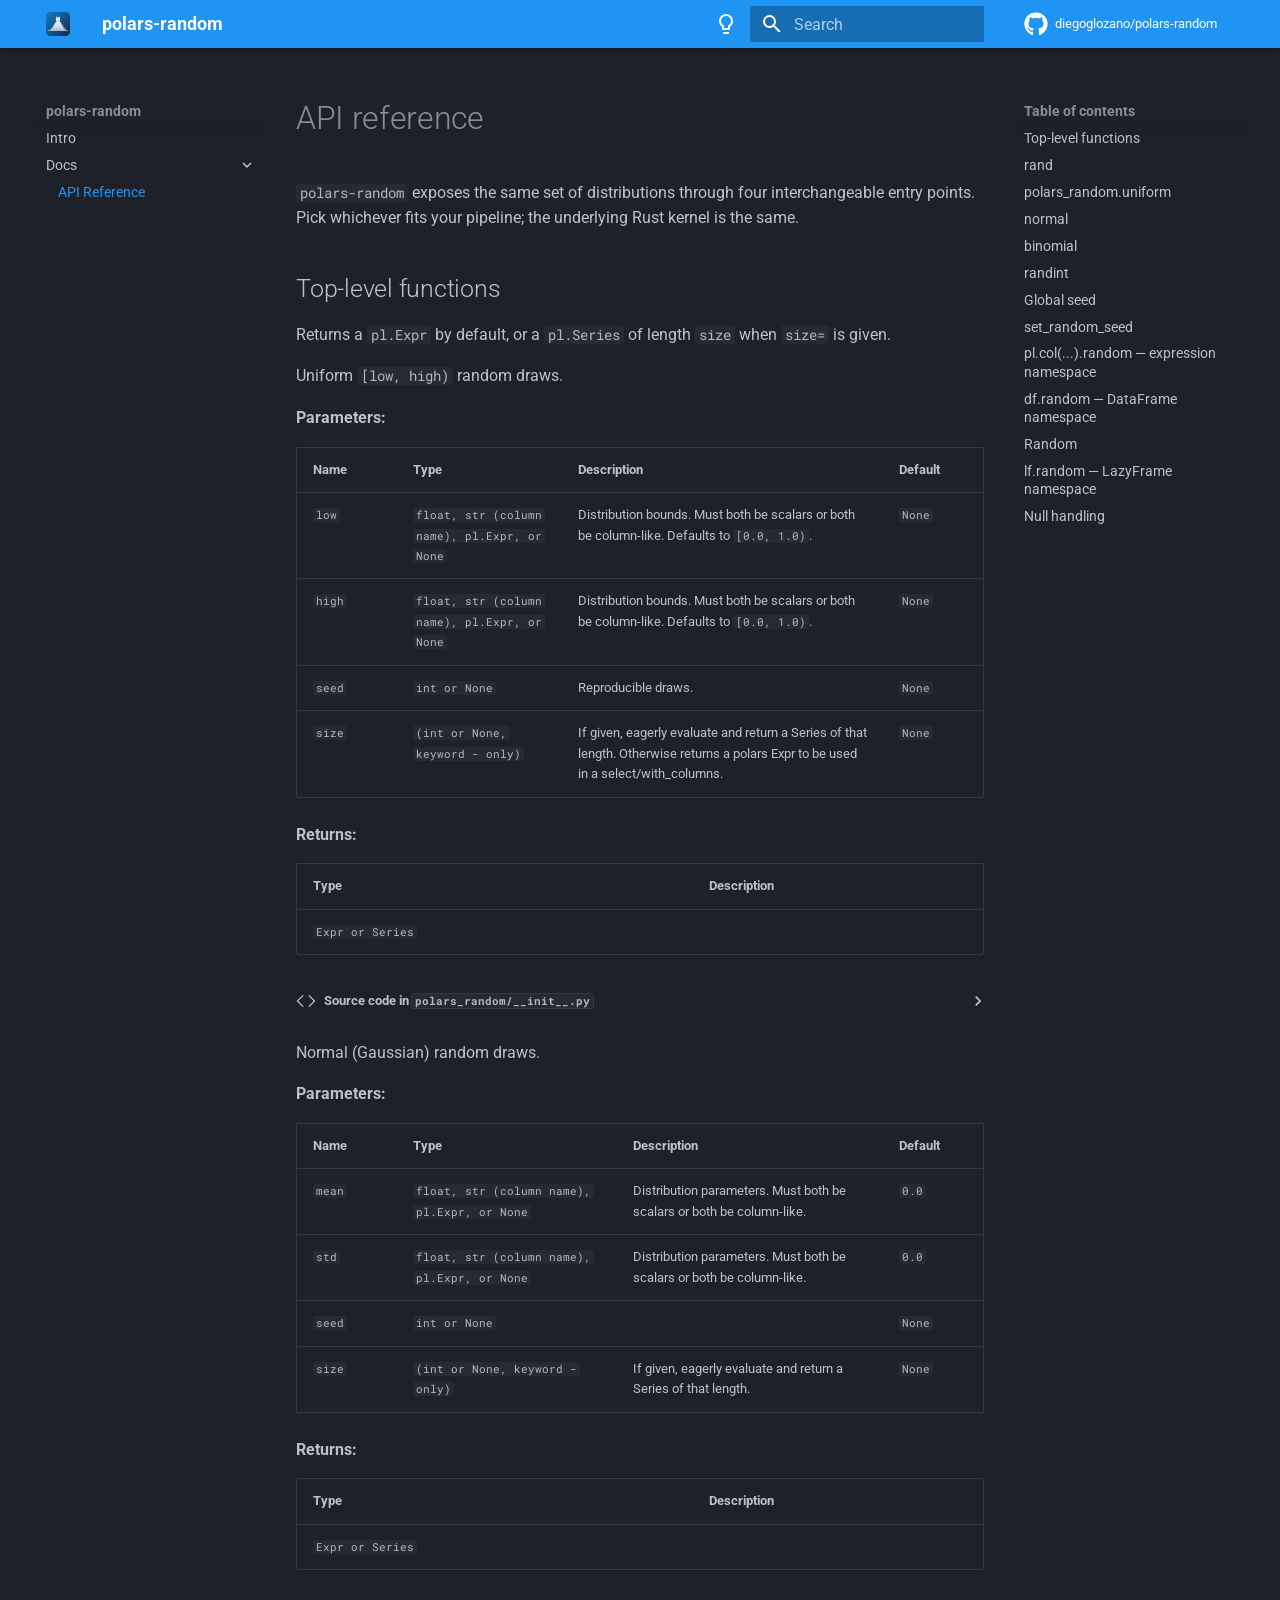
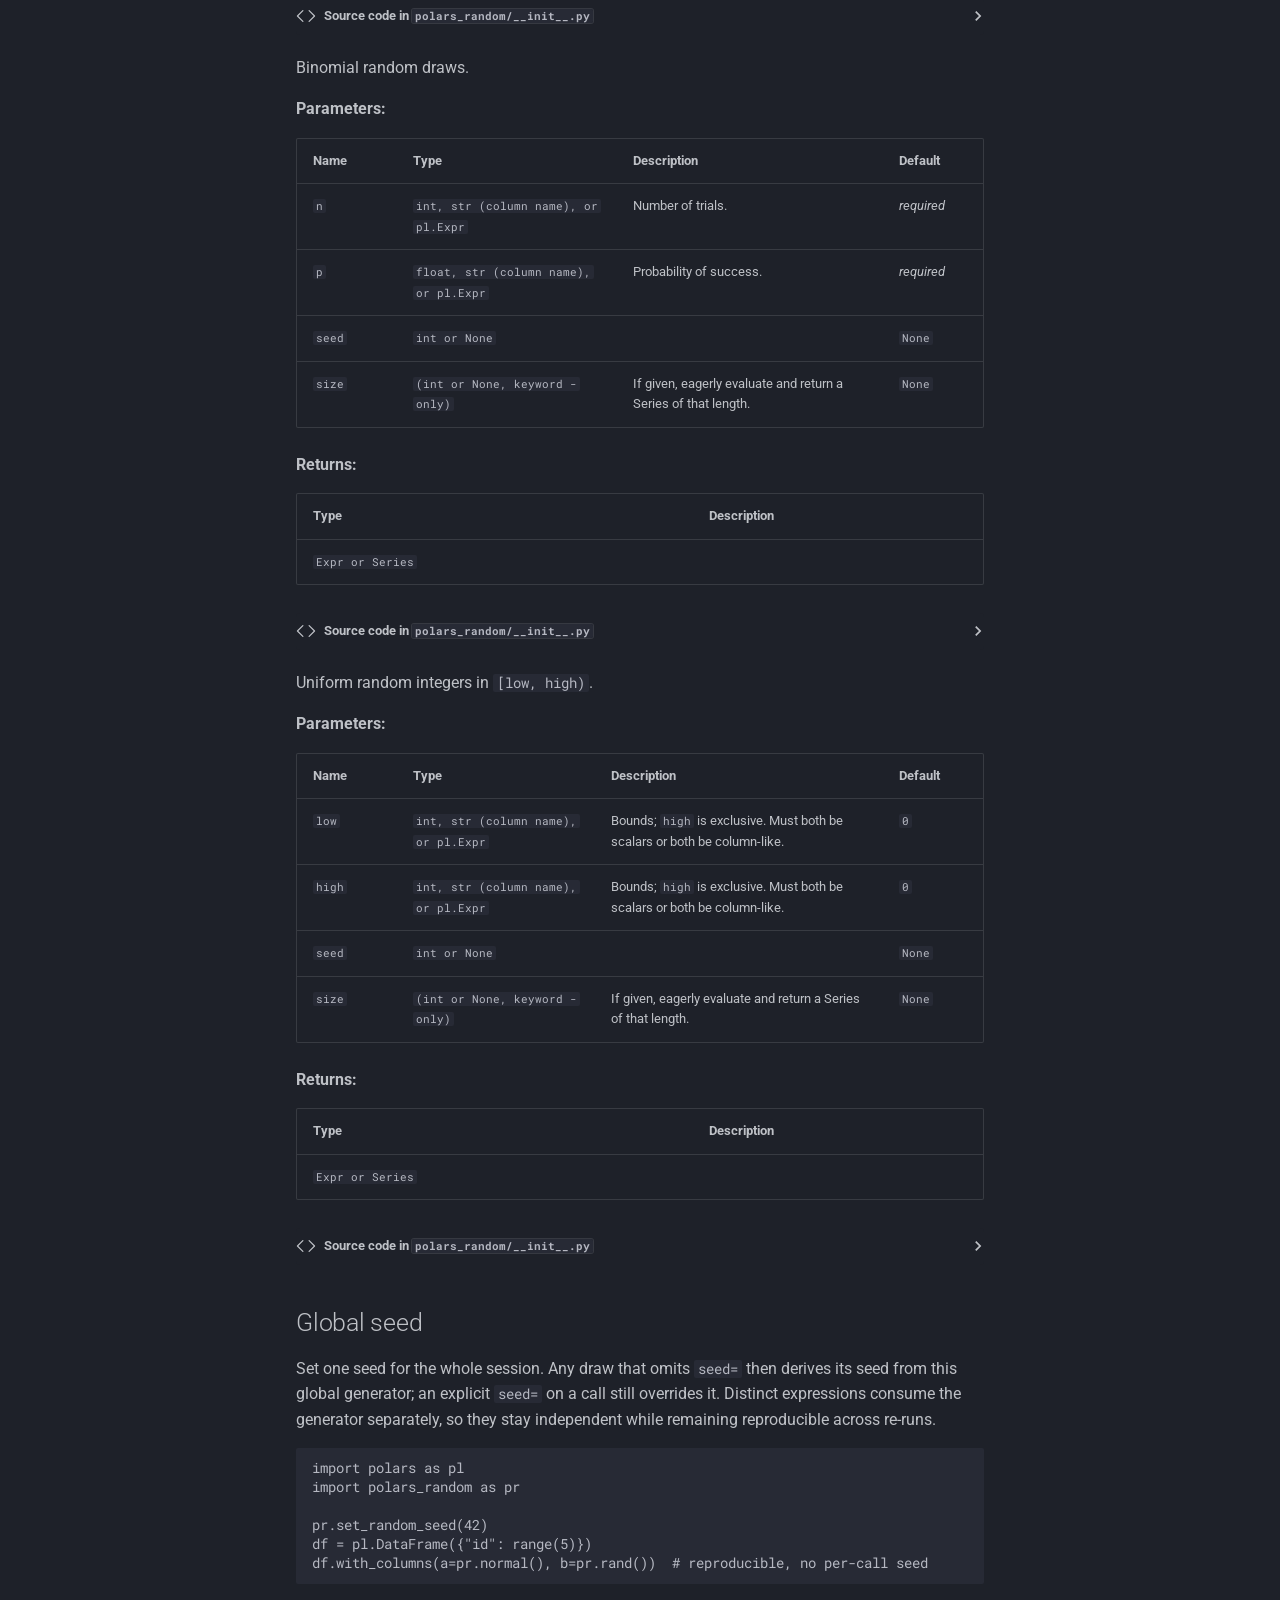
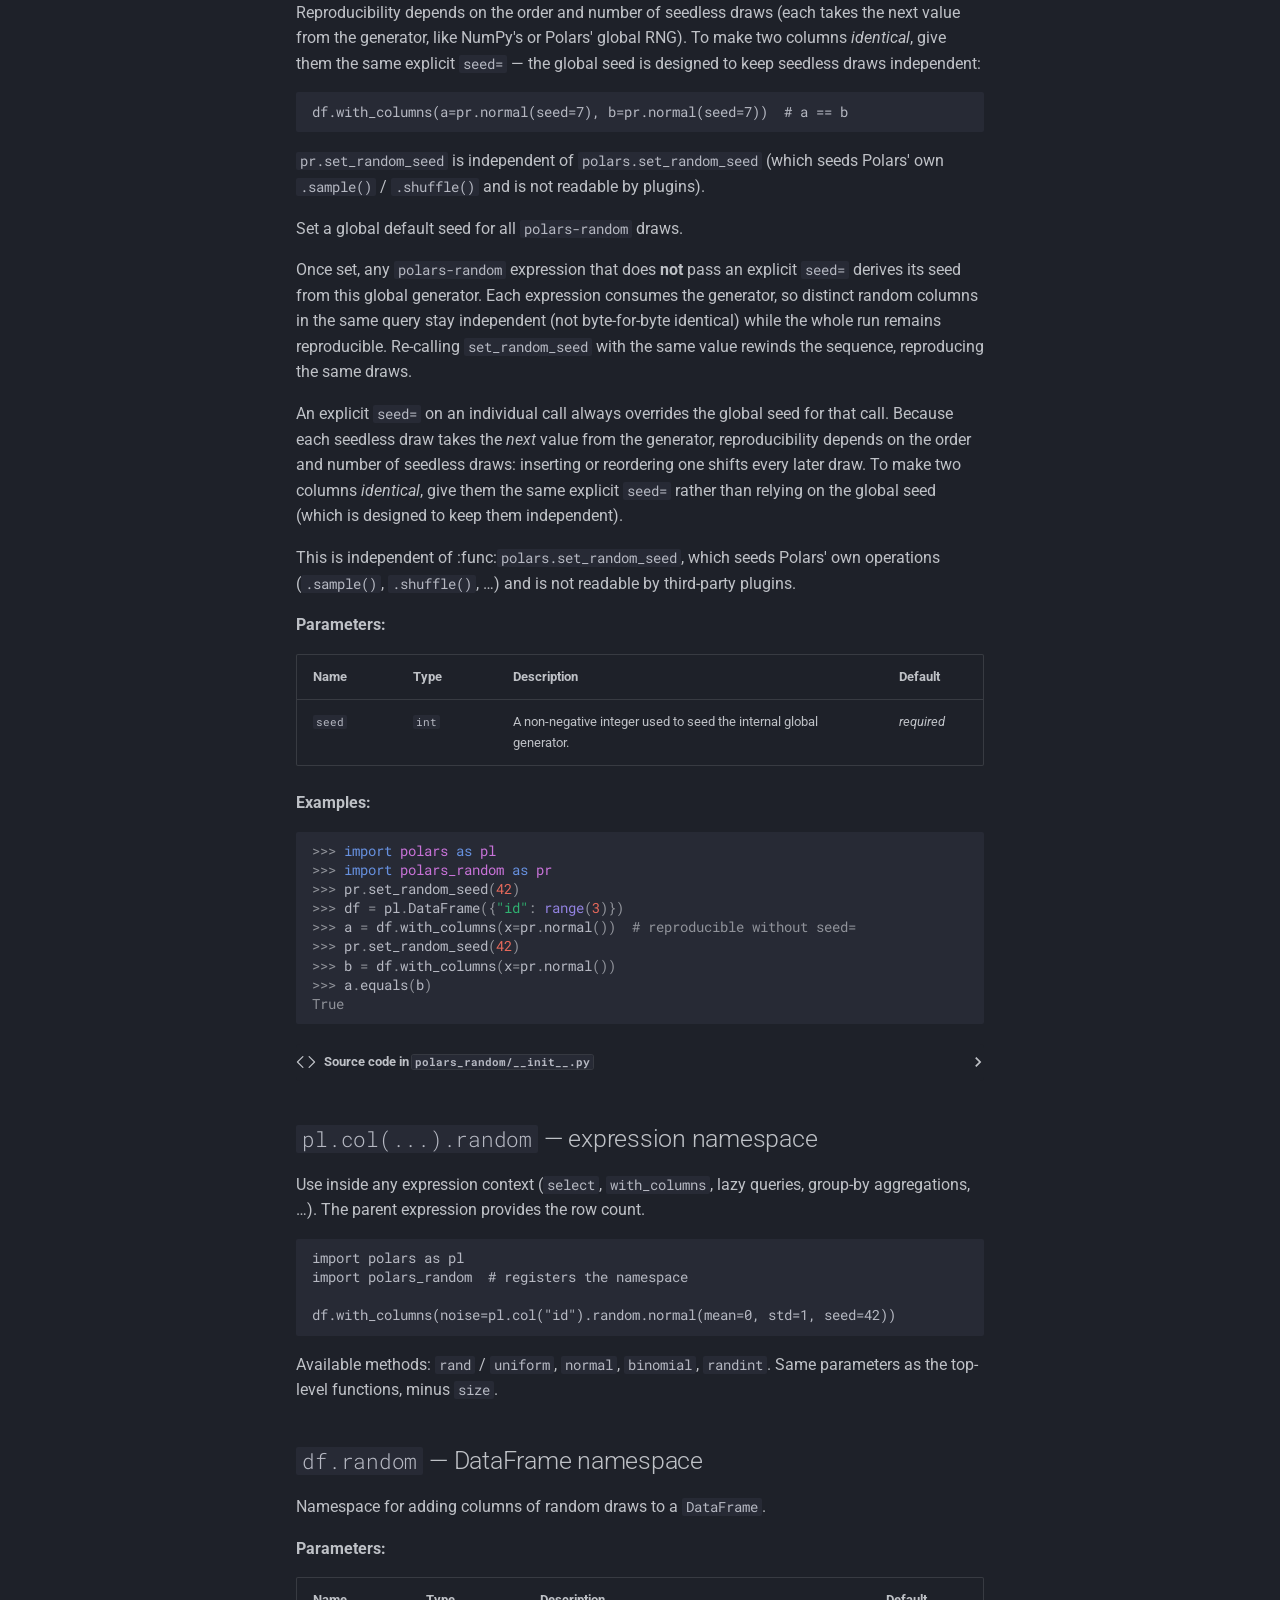
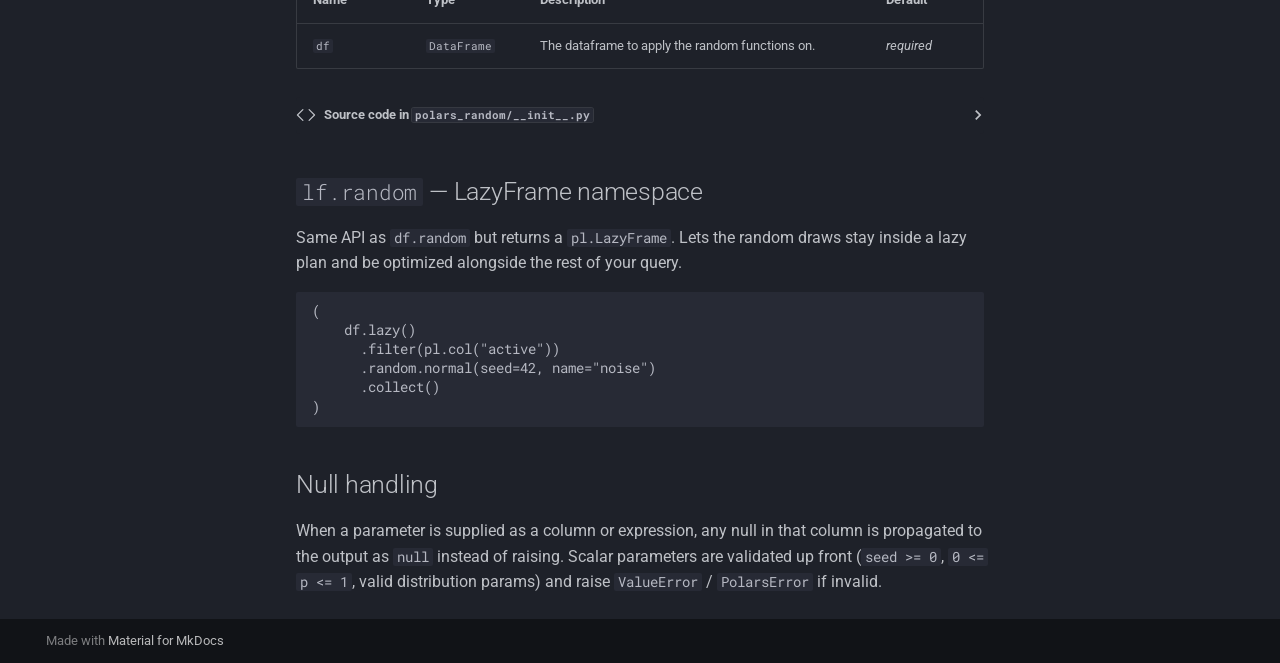
<file: api_reference/index.html>
<!doctype html>
<html lang="en" class="no-js">
  <head>
    
      <meta charset="utf-8">
      <meta name="viewport" content="width=device-width,initial-scale=1">
      
        <meta name="description" content="polars-random docs">
      
      
      
        <link rel="canonical" href="https://diegoglozano.github.io/polars-random/api_reference/">
      
      
        <link rel="prev" href="..">
      
      
      
        
      
      
      <link rel="icon" href="../assets/logo.svg">
      <meta name="generator" content="mkdocs-1.6.1, mkdocs-material-9.7.6">
    
    
      
        <title>API Reference - polars-random</title>
      
    
    
      <link rel="stylesheet" href="../assets/stylesheets/main.484c7ddc.min.css">
      
        
        <link rel="stylesheet" href="../assets/stylesheets/palette.ab4e12ef.min.css">
      
      


    
    
      
    
    
      
        
        
        <link rel="preconnect" href="https://fonts.gstatic.com" crossorigin>
        <link rel="stylesheet" href="https://fonts.googleapis.com/css?family=Roboto:300,300i,400,400i,700,700i%7CRoboto+Mono:400,400i,700,700i&display=fallback">
        <style>:root{--md-text-font:"Roboto";--md-code-font:"Roboto Mono"}</style>
      
    
    
      <link rel="stylesheet" href="../assets/_mkdocstrings.css">
    
    <script>__md_scope=new URL("..",location),__md_hash=e=>[...e].reduce(((e,_)=>(e<<5)-e+_.charCodeAt(0)),0),__md_get=(e,_=localStorage,t=__md_scope)=>JSON.parse(_.getItem(t.pathname+"."+e)),__md_set=(e,_,t=localStorage,a=__md_scope)=>{try{t.setItem(a.pathname+"."+e,JSON.stringify(_))}catch(e){}}</script>
    
      

    
    
  </head>
  
  
    
    
      
    
    
    
    
    <body dir="ltr" data-md-color-scheme="slate" data-md-color-primary="blue" data-md-color-accent="blue">
  
    
    <input class="md-toggle" data-md-toggle="drawer" type="checkbox" id="__drawer" autocomplete="off">
    <input class="md-toggle" data-md-toggle="search" type="checkbox" id="__search" autocomplete="off">
    <label class="md-overlay" for="__drawer"></label>
    <div data-md-component="skip">
      
        
        <a href="#api-reference" class="md-skip">
          Skip to content
        </a>
      
    </div>
    <div data-md-component="announce">
      
    </div>
    
    
      

  

<header class="md-header md-header--shadow" data-md-component="header">
  <nav class="md-header__inner md-grid" aria-label="Header">
    <a href=".." title="polars-random" class="md-header__button md-logo" aria-label="polars-random" data-md-component="logo">
      
  <img src="../assets/logo.svg" alt="logo">

    </a>
    <label class="md-header__button md-icon" for="__drawer">
      
      <svg xmlns="http://www.w3.org/2000/svg" viewBox="0 0 24 24"><path d="M3 6h18v2H3zm0 5h18v2H3zm0 5h18v2H3z"/></svg>
    </label>
    <div class="md-header__title" data-md-component="header-title">
      <div class="md-header__ellipsis">
        <div class="md-header__topic">
          <span class="md-ellipsis">
            polars-random
          </span>
        </div>
        <div class="md-header__topic" data-md-component="header-topic">
          <span class="md-ellipsis">
            
              API Reference
            
          </span>
        </div>
      </div>
    </div>
    
      
        <form class="md-header__option" data-md-component="palette">
  
    
    
    
    <input class="md-option" data-md-color-media="" data-md-color-scheme="slate" data-md-color-primary="blue" data-md-color-accent="blue"  aria-label="Switch to dark mode"  type="radio" name="__palette" id="__palette_0">
    
      <label class="md-header__button md-icon" title="Switch to dark mode" for="__palette_1" hidden>
        <svg xmlns="http://www.w3.org/2000/svg" viewBox="0 0 24 24"><path d="M12 2a7 7 0 0 1 7 7c0 2.38-1.19 4.47-3 5.74V17a1 1 0 0 1-1 1H9a1 1 0 0 1-1-1v-2.26C6.19 13.47 5 11.38 5 9a7 7 0 0 1 7-7M9 21v-1h6v1a1 1 0 0 1-1 1h-4a1 1 0 0 1-1-1m3-17a5 5 0 0 0-5 5c0 2.05 1.23 3.81 3 4.58V16h4v-2.42c1.77-.77 3-2.53 3-4.58a5 5 0 0 0-5-5"/></svg>
      </label>
    
  
    
    
    
    <input class="md-option" data-md-color-media="" data-md-color-scheme="default" data-md-color-primary="blue" data-md-color-accent="blue"  aria-label="Switch to light mode"  type="radio" name="__palette" id="__palette_1">
    
      <label class="md-header__button md-icon" title="Switch to light mode" for="__palette_0" hidden>
        <svg xmlns="http://www.w3.org/2000/svg" viewBox="0 0 24 24"><path d="M12 2a7 7 0 0 0-7 7c0 2.38 1.19 4.47 3 5.74V17a1 1 0 0 0 1 1h6a1 1 0 0 0 1-1v-2.26c1.81-1.27 3-3.36 3-5.74a7 7 0 0 0-7-7M9 21a1 1 0 0 0 1 1h4a1 1 0 0 0 1-1v-1H9z"/></svg>
      </label>
    
  
</form>
      
    
    
      <script>var palette=__md_get("__palette");if(palette&&palette.color){if("(prefers-color-scheme)"===palette.color.media){var media=matchMedia("(prefers-color-scheme: light)"),input=document.querySelector(media.matches?"[data-md-color-media='(prefers-color-scheme: light)']":"[data-md-color-media='(prefers-color-scheme: dark)']");palette.color.media=input.getAttribute("data-md-color-media"),palette.color.scheme=input.getAttribute("data-md-color-scheme"),palette.color.primary=input.getAttribute("data-md-color-primary"),palette.color.accent=input.getAttribute("data-md-color-accent")}for(var[key,value]of Object.entries(palette.color))document.body.setAttribute("data-md-color-"+key,value)}</script>
    
    
    
      
      
        <label class="md-header__button md-icon" for="__search">
          
          <svg xmlns="http://www.w3.org/2000/svg" viewBox="0 0 24 24"><path d="M9.5 3A6.5 6.5 0 0 1 16 9.5c0 1.61-.59 3.09-1.56 4.23l.27.27h.79l5 5-1.5 1.5-5-5v-.79l-.27-.27A6.52 6.52 0 0 1 9.5 16 6.5 6.5 0 0 1 3 9.5 6.5 6.5 0 0 1 9.5 3m0 2C7 5 5 7 5 9.5S7 14 9.5 14 14 12 14 9.5 12 5 9.5 5"/></svg>
        </label>
        <div class="md-search" data-md-component="search" role="dialog">
  <label class="md-search__overlay" for="__search"></label>
  <div class="md-search__inner" role="search">
    <form class="md-search__form" name="search">
      <input type="text" class="md-search__input" name="query" aria-label="Search" placeholder="Search" autocapitalize="off" autocorrect="off" autocomplete="off" spellcheck="false" data-md-component="search-query" required>
      <label class="md-search__icon md-icon" for="__search">
        
        <svg xmlns="http://www.w3.org/2000/svg" viewBox="0 0 24 24"><path d="M9.5 3A6.5 6.5 0 0 1 16 9.5c0 1.61-.59 3.09-1.56 4.23l.27.27h.79l5 5-1.5 1.5-5-5v-.79l-.27-.27A6.52 6.52 0 0 1 9.5 16 6.5 6.5 0 0 1 3 9.5 6.5 6.5 0 0 1 9.5 3m0 2C7 5 5 7 5 9.5S7 14 9.5 14 14 12 14 9.5 12 5 9.5 5"/></svg>
        
        <svg xmlns="http://www.w3.org/2000/svg" viewBox="0 0 24 24"><path d="M20 11v2H8l5.5 5.5-1.42 1.42L4.16 12l7.92-7.92L13.5 5.5 8 11z"/></svg>
      </label>
      <nav class="md-search__options" aria-label="Search">
        
        <button type="reset" class="md-search__icon md-icon" title="Clear" aria-label="Clear" tabindex="-1">
          
          <svg xmlns="http://www.w3.org/2000/svg" viewBox="0 0 24 24"><path d="M19 6.41 17.59 5 12 10.59 6.41 5 5 6.41 10.59 12 5 17.59 6.41 19 12 13.41 17.59 19 19 17.59 13.41 12z"/></svg>
        </button>
      </nav>
      
        <div class="md-search__suggest" data-md-component="search-suggest"></div>
      
    </form>
    <div class="md-search__output">
      <div class="md-search__scrollwrap" tabindex="0" data-md-scrollfix>
        <div class="md-search-result" data-md-component="search-result">
          <div class="md-search-result__meta">
            Initializing search
          </div>
          <ol class="md-search-result__list" role="presentation"></ol>
        </div>
      </div>
    </div>
  </div>
</div>
      
    
    
      <div class="md-header__source">
        <a href="https://github.com/diegoglozano/polars-random" title="Go to repository" class="md-source" data-md-component="source">
  <div class="md-source__icon md-icon">
    
    <svg xmlns="http://www.w3.org/2000/svg" viewBox="0 0 512 512"><!--! Font Awesome Free 7.1.0 by @fontawesome - https://fontawesome.com License - https://fontawesome.com/license/free (Icons: CC BY 4.0, Fonts: SIL OFL 1.1, Code: MIT License) Copyright 2025 Fonticons, Inc.--><path d="M173.9 397.4c0 2-2.3 3.6-5.2 3.6-3.3.3-5.6-1.3-5.6-3.6 0-2 2.3-3.6 5.2-3.6 3-.3 5.6 1.3 5.6 3.6m-31.1-4.5c-.7 2 1.3 4.3 4.3 4.9 2.6 1 5.6 0 6.2-2s-1.3-4.3-4.3-5.2c-2.6-.7-5.5.3-6.2 2.3m44.2-1.7c-2.9.7-4.9 2.6-4.6 4.9.3 2 2.9 3.3 5.9 2.6 2.9-.7 4.9-2.6 4.6-4.6-.3-1.9-3-3.2-5.9-2.9M252.8 8C114.1 8 8 113.3 8 252c0 110.9 69.8 205.8 169.5 239.2 12.8 2.3 17.3-5.6 17.3-12.1 0-6.2-.3-40.4-.3-61.4 0 0-70 15-84.7-29.8 0 0-11.4-29.1-27.8-36.6 0 0-22.9-15.7 1.6-15.4 0 0 24.9 2 38.6 25.8 21.9 38.6 58.6 27.5 72.9 20.9 2.3-16 8.8-27.1 16-33.7-55.9-6.2-112.3-14.3-112.3-110.5 0-27.5 7.6-41.3 23.6-58.9-2.6-6.5-11.1-33.3 2.6-67.9 20.9-6.5 69 27 69 27 20-5.6 41.5-8.5 62.8-8.5s42.8 2.9 62.8 8.5c0 0 48.1-33.6 69-27 13.7 34.7 5.2 61.4 2.6 67.9 16 17.7 25.8 31.5 25.8 58.9 0 96.5-58.9 104.2-114.8 110.5 9.2 7.9 17 22.9 17 46.4 0 33.7-.3 75.4-.3 83.6 0 6.5 4.6 14.4 17.3 12.1C436.2 457.8 504 362.9 504 252 504 113.3 391.5 8 252.8 8M105.2 352.9c-1.3 1-1 3.3.7 5.2 1.6 1.6 3.9 2.3 5.2 1 1.3-1 1-3.3-.7-5.2-1.6-1.6-3.9-2.3-5.2-1m-10.8-8.1c-.7 1.3.3 2.9 2.3 3.9 1.6 1 3.6.7 4.3-.7.7-1.3-.3-2.9-2.3-3.9-2-.6-3.6-.3-4.3.7m32.4 35.6c-1.6 1.3-1 4.3 1.3 6.2 2.3 2.3 5.2 2.6 6.5 1 1.3-1.3.7-4.3-1.3-6.2-2.2-2.3-5.2-2.6-6.5-1m-11.4-14.7c-1.6 1-1.6 3.6 0 5.9s4.3 3.3 5.6 2.3c1.6-1.3 1.6-3.9 0-6.2-1.4-2.3-4-3.3-5.6-2"/></svg>
  </div>
  <div class="md-source__repository">
    diegoglozano/polars-random
  </div>
</a>
      </div>
    
  </nav>
  
</header>
    
    <div class="md-container" data-md-component="container">
      
      
        
          
        
      
      <main class="md-main" data-md-component="main">
        <div class="md-main__inner md-grid">
          
            
              
              <div class="md-sidebar md-sidebar--primary" data-md-component="sidebar" data-md-type="navigation" >
                <div class="md-sidebar__scrollwrap">
                  <div class="md-sidebar__inner">
                    



<nav class="md-nav md-nav--primary" aria-label="Navigation" data-md-level="0">
  <label class="md-nav__title" for="__drawer">
    <a href=".." title="polars-random" class="md-nav__button md-logo" aria-label="polars-random" data-md-component="logo">
      
  <img src="../assets/logo.svg" alt="logo">

    </a>
    polars-random
  </label>
  
    <div class="md-nav__source">
      <a href="https://github.com/diegoglozano/polars-random" title="Go to repository" class="md-source" data-md-component="source">
  <div class="md-source__icon md-icon">
    
    <svg xmlns="http://www.w3.org/2000/svg" viewBox="0 0 512 512"><!--! Font Awesome Free 7.1.0 by @fontawesome - https://fontawesome.com License - https://fontawesome.com/license/free (Icons: CC BY 4.0, Fonts: SIL OFL 1.1, Code: MIT License) Copyright 2025 Fonticons, Inc.--><path d="M173.9 397.4c0 2-2.3 3.6-5.2 3.6-3.3.3-5.6-1.3-5.6-3.6 0-2 2.3-3.6 5.2-3.6 3-.3 5.6 1.3 5.6 3.6m-31.1-4.5c-.7 2 1.3 4.3 4.3 4.9 2.6 1 5.6 0 6.2-2s-1.3-4.3-4.3-5.2c-2.6-.7-5.5.3-6.2 2.3m44.2-1.7c-2.9.7-4.9 2.6-4.6 4.9.3 2 2.9 3.3 5.9 2.6 2.9-.7 4.9-2.6 4.6-4.6-.3-1.9-3-3.2-5.9-2.9M252.8 8C114.1 8 8 113.3 8 252c0 110.9 69.8 205.8 169.5 239.2 12.8 2.3 17.3-5.6 17.3-12.1 0-6.2-.3-40.4-.3-61.4 0 0-70 15-84.7-29.8 0 0-11.4-29.1-27.8-36.6 0 0-22.9-15.7 1.6-15.4 0 0 24.9 2 38.6 25.8 21.9 38.6 58.6 27.5 72.9 20.9 2.3-16 8.8-27.1 16-33.7-55.9-6.2-112.3-14.3-112.3-110.5 0-27.5 7.6-41.3 23.6-58.9-2.6-6.5-11.1-33.3 2.6-67.9 20.9-6.5 69 27 69 27 20-5.6 41.5-8.5 62.8-8.5s42.8 2.9 62.8 8.5c0 0 48.1-33.6 69-27 13.7 34.7 5.2 61.4 2.6 67.9 16 17.7 25.8 31.5 25.8 58.9 0 96.5-58.9 104.2-114.8 110.5 9.2 7.9 17 22.9 17 46.4 0 33.7-.3 75.4-.3 83.6 0 6.5 4.6 14.4 17.3 12.1C436.2 457.8 504 362.9 504 252 504 113.3 391.5 8 252.8 8M105.2 352.9c-1.3 1-1 3.3.7 5.2 1.6 1.6 3.9 2.3 5.2 1 1.3-1 1-3.3-.7-5.2-1.6-1.6-3.9-2.3-5.2-1m-10.8-8.1c-.7 1.3.3 2.9 2.3 3.9 1.6 1 3.6.7 4.3-.7.7-1.3-.3-2.9-2.3-3.9-2-.6-3.6-.3-4.3.7m32.4 35.6c-1.6 1.3-1 4.3 1.3 6.2 2.3 2.3 5.2 2.6 6.5 1 1.3-1.3.7-4.3-1.3-6.2-2.2-2.3-5.2-2.6-6.5-1m-11.4-14.7c-1.6 1-1.6 3.6 0 5.9s4.3 3.3 5.6 2.3c1.6-1.3 1.6-3.9 0-6.2-1.4-2.3-4-3.3-5.6-2"/></svg>
  </div>
  <div class="md-source__repository">
    diegoglozano/polars-random
  </div>
</a>
    </div>
  
  <ul class="md-nav__list" data-md-scrollfix>
    
      
      
  
  
  
  
    <li class="md-nav__item">
      <a href=".." class="md-nav__link">
        
  
  
  <span class="md-ellipsis">
    
  
    Intro
  

    
  </span>
  
  

      </a>
    </li>
  

    
      
      
  
  
    
  
  
  
    
    
    
    
    
    <li class="md-nav__item md-nav__item--active md-nav__item--nested">
      
        
        
        <input class="md-nav__toggle md-toggle " type="checkbox" id="__nav_2" checked>
        
          
          <label class="md-nav__link" for="__nav_2" id="__nav_2_label" tabindex="0">
            
  
  
  <span class="md-ellipsis">
    
  
    Docs
  

    
  </span>
  
  

            <span class="md-nav__icon md-icon"></span>
          </label>
        
        <nav class="md-nav" data-md-level="1" aria-labelledby="__nav_2_label" aria-expanded="true">
          <label class="md-nav__title" for="__nav_2">
            <span class="md-nav__icon md-icon"></span>
            
  
    Docs
  

          </label>
          <ul class="md-nav__list" data-md-scrollfix>
            
              
                
  
  
    
  
  
  
    <li class="md-nav__item md-nav__item--active">
      
      <input class="md-nav__toggle md-toggle" type="checkbox" id="__toc">
      
      
        
      
      
        <label class="md-nav__link md-nav__link--active" for="__toc">
          
  
  
  <span class="md-ellipsis">
    
  
    API Reference
  

    
  </span>
  
  

          <span class="md-nav__icon md-icon"></span>
        </label>
      
      <a href="./" class="md-nav__link md-nav__link--active">
        
  
  
  <span class="md-ellipsis">
    
  
    API Reference
  

    
  </span>
  
  

      </a>
      
        

<nav class="md-nav md-nav--secondary" aria-label="Table of contents">
  
  
  
    
  
  
    <label class="md-nav__title" for="__toc">
      <span class="md-nav__icon md-icon"></span>
      Table of contents
    </label>
    <ul class="md-nav__list" data-md-component="toc" data-md-scrollfix>
      
        <li class="md-nav__item">
  <a href="#top-level-functions" class="md-nav__link">
    <span class="md-ellipsis">
      
        Top-level functions
      
    </span>
  </a>
  
</li>
      
        <li class="md-nav__item">
  <a href="#polars_random.rand" class="md-nav__link">
    <span class="md-ellipsis">
      
        rand
      
    </span>
  </a>
  
</li>
      
        <li class="md-nav__item">
  <a href="#polars_random.uniform" class="md-nav__link">
    <span class="md-ellipsis">
      
        polars_random.uniform
      
    </span>
  </a>
  
</li>
      
        <li class="md-nav__item">
  <a href="#polars_random.normal" class="md-nav__link">
    <span class="md-ellipsis">
      
        normal
      
    </span>
  </a>
  
</li>
      
        <li class="md-nav__item">
  <a href="#polars_random.binomial" class="md-nav__link">
    <span class="md-ellipsis">
      
        binomial
      
    </span>
  </a>
  
</li>
      
        <li class="md-nav__item">
  <a href="#polars_random.randint" class="md-nav__link">
    <span class="md-ellipsis">
      
        randint
      
    </span>
  </a>
  
</li>
      
        <li class="md-nav__item">
  <a href="#global-seed" class="md-nav__link">
    <span class="md-ellipsis">
      
        Global seed
      
    </span>
  </a>
  
</li>
      
        <li class="md-nav__item">
  <a href="#polars_random.set_random_seed" class="md-nav__link">
    <span class="md-ellipsis">
      
        set_random_seed
      
    </span>
  </a>
  
</li>
      
        <li class="md-nav__item">
  <a href="#plcolrandom-expression-namespace" class="md-nav__link">
    <span class="md-ellipsis">
      
        pl.col(...).random — expression namespace
      
    </span>
  </a>
  
</li>
      
        <li class="md-nav__item">
  <a href="#dfrandom-dataframe-namespace" class="md-nav__link">
    <span class="md-ellipsis">
      
        df.random — DataFrame namespace
      
    </span>
  </a>
  
</li>
      
        <li class="md-nav__item">
  <a href="#polars_random.Random" class="md-nav__link">
    <span class="md-ellipsis">
      
        Random
      
    </span>
  </a>
  
</li>
      
        <li class="md-nav__item">
  <a href="#lfrandom-lazyframe-namespace" class="md-nav__link">
    <span class="md-ellipsis">
      
        lf.random — LazyFrame namespace
      
    </span>
  </a>
  
</li>
      
        <li class="md-nav__item">
  <a href="#null-handling" class="md-nav__link">
    <span class="md-ellipsis">
      
        Null handling
      
    </span>
  </a>
  
</li>
      
    </ul>
  
</nav>
      
    </li>
  

              
            
          </ul>
        </nav>
      
    </li>
  

    
  </ul>
</nav>
                  </div>
                </div>
              </div>
            
            
              
              <div class="md-sidebar md-sidebar--secondary" data-md-component="sidebar" data-md-type="toc" >
                <div class="md-sidebar__scrollwrap">
                  <div class="md-sidebar__inner">
                    

<nav class="md-nav md-nav--secondary" aria-label="Table of contents">
  
  
  
    
  
  
    <label class="md-nav__title" for="__toc">
      <span class="md-nav__icon md-icon"></span>
      Table of contents
    </label>
    <ul class="md-nav__list" data-md-component="toc" data-md-scrollfix>
      
        <li class="md-nav__item">
  <a href="#top-level-functions" class="md-nav__link">
    <span class="md-ellipsis">
      
        Top-level functions
      
    </span>
  </a>
  
</li>
      
        <li class="md-nav__item">
  <a href="#polars_random.rand" class="md-nav__link">
    <span class="md-ellipsis">
      
        rand
      
    </span>
  </a>
  
</li>
      
        <li class="md-nav__item">
  <a href="#polars_random.uniform" class="md-nav__link">
    <span class="md-ellipsis">
      
        polars_random.uniform
      
    </span>
  </a>
  
</li>
      
        <li class="md-nav__item">
  <a href="#polars_random.normal" class="md-nav__link">
    <span class="md-ellipsis">
      
        normal
      
    </span>
  </a>
  
</li>
      
        <li class="md-nav__item">
  <a href="#polars_random.binomial" class="md-nav__link">
    <span class="md-ellipsis">
      
        binomial
      
    </span>
  </a>
  
</li>
      
        <li class="md-nav__item">
  <a href="#polars_random.randint" class="md-nav__link">
    <span class="md-ellipsis">
      
        randint
      
    </span>
  </a>
  
</li>
      
        <li class="md-nav__item">
  <a href="#global-seed" class="md-nav__link">
    <span class="md-ellipsis">
      
        Global seed
      
    </span>
  </a>
  
</li>
      
        <li class="md-nav__item">
  <a href="#polars_random.set_random_seed" class="md-nav__link">
    <span class="md-ellipsis">
      
        set_random_seed
      
    </span>
  </a>
  
</li>
      
        <li class="md-nav__item">
  <a href="#plcolrandom-expression-namespace" class="md-nav__link">
    <span class="md-ellipsis">
      
        pl.col(...).random — expression namespace
      
    </span>
  </a>
  
</li>
      
        <li class="md-nav__item">
  <a href="#dfrandom-dataframe-namespace" class="md-nav__link">
    <span class="md-ellipsis">
      
        df.random — DataFrame namespace
      
    </span>
  </a>
  
</li>
      
        <li class="md-nav__item">
  <a href="#polars_random.Random" class="md-nav__link">
    <span class="md-ellipsis">
      
        Random
      
    </span>
  </a>
  
</li>
      
        <li class="md-nav__item">
  <a href="#lfrandom-lazyframe-namespace" class="md-nav__link">
    <span class="md-ellipsis">
      
        lf.random — LazyFrame namespace
      
    </span>
  </a>
  
</li>
      
        <li class="md-nav__item">
  <a href="#null-handling" class="md-nav__link">
    <span class="md-ellipsis">
      
        Null handling
      
    </span>
  </a>
  
</li>
      
    </ul>
  
</nav>
                  </div>
                </div>
              </div>
            
          
          
            <div class="md-content" data-md-component="content">
              
              <article class="md-content__inner md-typeset">
                
                  


  
  


<h1 id="api-reference">API reference</h1>
<p><code>polars-random</code> exposes the same set of distributions through four interchangeable entry points. Pick whichever fits your pipeline; the underlying Rust kernel is the same.</p>
<h2 id="top-level-functions">Top-level functions</h2>
<p>Returns a <code>pl.Expr</code> by default, or a <code>pl.Series</code> of length <code>size</code> when <code>size=</code> is given.</p>


<div class="doc doc-object doc-function">



<a id="polars_random.rand"></a>
    <div class="doc doc-contents first">

        <p>Uniform <code>[low, high)</code> random draws.</p>


<p><span class="doc-section-title">Parameters:</span></p>
    <table>
      <thead>
        <tr>
          <th>Name</th>
          <th>Type</th>
          <th>Description</th>
          <th>Default</th>
        </tr>
      </thead>
      <tbody>
          <tr class="doc-section-item">
            <td>
                <code>low</code>
            </td>
            <td>
                  <code>float, str (column name), pl.Expr, or None</code>
            </td>
            <td>
              <div class="doc-md-description">
                <p>Distribution bounds. Must both be scalars or both be column-like.
Defaults to <code>[0.0, 1.0)</code>.</p>
              </div>
            </td>
            <td>
                  <code>None</code>
            </td>
          </tr>
          <tr class="doc-section-item">
            <td>
                <code>high</code>
            </td>
            <td>
                  <code>float, str (column name), pl.Expr, or None</code>
            </td>
            <td>
              <div class="doc-md-description">
                <p>Distribution bounds. Must both be scalars or both be column-like.
Defaults to <code>[0.0, 1.0)</code>.</p>
              </div>
            </td>
            <td>
                  <code>None</code>
            </td>
          </tr>
          <tr class="doc-section-item">
            <td>
                <code>seed</code>
            </td>
            <td>
                  <code><span title="int">int</span> or None</code>
            </td>
            <td>
              <div class="doc-md-description">
                <p>Reproducible draws.</p>
              </div>
            </td>
            <td>
                  <code>None</code>
            </td>
          </tr>
          <tr class="doc-section-item">
            <td>
                <code>size</code>
            </td>
            <td>
                  <code>(<span title="int">int</span> or None, <span title="keyword">keyword</span> - <span title="only">only</span>)</code>
            </td>
            <td>
              <div class="doc-md-description">
                <p>If given, eagerly evaluate and return a Series of that length.
Otherwise returns a polars Expr to be used in a select/with_columns.</p>
              </div>
            </td>
            <td>
                  <code>None</code>
            </td>
          </tr>
      </tbody>
    </table>


    <p><span class="doc-section-title">Returns:</span></p>
    <table>
      <thead>
        <tr>
          <th>Type</th>
          <th>Description</th>
        </tr>
      </thead>
      <tbody>
          <tr class="doc-section-item">
            <td>
                  <code><span title="polars.Expr">Expr</span> or <span title="polars.Series">Series</span></code>
            </td>
            <td>
              <div class="doc-md-description">
                
              </div>
            </td>
          </tr>
      </tbody>
    </table>


            <details class="mkdocstrings-source">
              <summary>Source code in <code>polars_random/__init__.py</code></summary>
              <div class="highlight"><table class="highlighttable"><tr><td class="linenos"><div class="linenodiv"><pre><span></span><span class="normal">262</span>
<span class="normal">263</span>
<span class="normal">264</span>
<span class="normal">265</span>
<span class="normal">266</span>
<span class="normal">267</span>
<span class="normal">268</span>
<span class="normal">269</span>
<span class="normal">270</span>
<span class="normal">271</span>
<span class="normal">272</span>
<span class="normal">273</span>
<span class="normal">274</span>
<span class="normal">275</span>
<span class="normal">276</span>
<span class="normal">277</span>
<span class="normal">278</span>
<span class="normal">279</span>
<span class="normal">280</span>
<span class="normal">281</span>
<span class="normal">282</span>
<span class="normal">283</span>
<span class="normal">284</span>
<span class="normal">285</span>
<span class="normal">286</span>
<span class="normal">287</span>
<span class="normal">288</span>
<span class="normal">289</span>
<span class="normal">290</span>
<span class="normal">291</span></pre></div></td><td class="code"><div><pre><span></span><code><span class="k">def</span><span class="w"> </span><span class="nf">rand</span><span class="p">(</span>
    <span class="n">low</span><span class="p">:</span> <span class="n">FloatParam</span> <span class="o">=</span> <span class="kc">None</span><span class="p">,</span>
    <span class="n">high</span><span class="p">:</span> <span class="n">FloatParam</span> <span class="o">=</span> <span class="kc">None</span><span class="p">,</span>
    <span class="n">seed</span><span class="p">:</span> <span class="nb">int</span> <span class="o">|</span> <span class="kc">None</span> <span class="o">=</span> <span class="kc">None</span><span class="p">,</span>
    <span class="o">*</span><span class="p">,</span>
    <span class="n">size</span><span class="p">:</span> <span class="nb">int</span> <span class="o">|</span> <span class="kc">None</span> <span class="o">=</span> <span class="kc">None</span><span class="p">,</span>
<span class="p">)</span> <span class="o">-&gt;</span> <span class="n">pl</span><span class="o">.</span><span class="n">Expr</span> <span class="o">|</span> <span class="n">pl</span><span class="o">.</span><span class="n">Series</span><span class="p">:</span>
<span class="w">    </span><span class="sd">&quot;&quot;&quot;</span>
<span class="sd">    Uniform `[low, high)` random draws.</span>

<span class="sd">    Parameters</span>
<span class="sd">    ----------</span>
<span class="sd">    low, high : float, str (column name), pl.Expr, or None</span>
<span class="sd">        Distribution bounds. Must both be scalars or both be column-like.</span>
<span class="sd">        Defaults to ``[0.0, 1.0)``.</span>
<span class="sd">    seed : int or None, optional</span>
<span class="sd">        Reproducible draws.</span>
<span class="sd">    size : int or None, keyword-only</span>
<span class="sd">        If given, eagerly evaluate and return a Series of that length.</span>
<span class="sd">        Otherwise returns a polars Expr to be used in a select/with_columns.</span>

<span class="sd">    Returns</span>
<span class="sd">    -------</span>
<span class="sd">    pl.Expr or pl.Series</span>
<span class="sd">    &quot;&quot;&quot;</span>
    <span class="n">_check_size</span><span class="p">(</span><span class="n">size</span><span class="p">)</span>
    <span class="k">if</span> <span class="n">size</span> <span class="ow">is</span> <span class="kc">None</span><span class="p">:</span>
        <span class="k">return</span> <span class="n">_rand_expr</span><span class="p">(</span><span class="n">low</span><span class="o">=</span><span class="n">low</span><span class="p">,</span> <span class="n">high</span><span class="o">=</span><span class="n">high</span><span class="p">,</span> <span class="n">seed</span><span class="o">=</span><span class="n">seed</span><span class="p">)</span>
    <span class="n">over</span> <span class="o">=</span> <span class="n">pl</span><span class="o">.</span><span class="n">int_range</span><span class="p">(</span><span class="mi">0</span><span class="p">,</span> <span class="n">size</span><span class="p">)</span><span class="o">.</span><span class="n">cast</span><span class="p">(</span><span class="n">pl</span><span class="o">.</span><span class="n">Float64</span><span class="p">)</span>
    <span class="k">return</span> <span class="n">_eager</span><span class="p">(</span><span class="n">_rand_expr</span><span class="p">(</span><span class="n">low</span><span class="o">=</span><span class="n">low</span><span class="p">,</span> <span class="n">high</span><span class="o">=</span><span class="n">high</span><span class="p">,</span> <span class="n">seed</span><span class="o">=</span><span class="n">seed</span><span class="p">,</span> <span class="n">over</span><span class="o">=</span><span class="n">over</span><span class="p">)</span><span class="o">.</span><span class="n">alias</span><span class="p">(</span><span class="s2">&quot;rand&quot;</span><span class="p">),</span> <span class="n">size</span><span class="p">)</span>
</code></pre></div></td></tr></table></div>
            </details>
    </div>

</div>

<div class="doc doc-object doc-attribute">




<a id="polars_random.uniform"></a>
    <div class="doc doc-contents first">

    </div>

</div>

<div class="doc doc-object doc-function">



<a id="polars_random.normal"></a>
    <div class="doc doc-contents first">

        <p>Normal (Gaussian) random draws.</p>


<p><span class="doc-section-title">Parameters:</span></p>
    <table>
      <thead>
        <tr>
          <th>Name</th>
          <th>Type</th>
          <th>Description</th>
          <th>Default</th>
        </tr>
      </thead>
      <tbody>
          <tr class="doc-section-item">
            <td>
                <code>mean</code>
            </td>
            <td>
                  <code>float, str (column name), pl.Expr, or None</code>
            </td>
            <td>
              <div class="doc-md-description">
                <p>Distribution parameters. Must both be scalars or both be column-like.</p>
              </div>
            </td>
            <td>
                  <code>0.0</code>
            </td>
          </tr>
          <tr class="doc-section-item">
            <td>
                <code>std</code>
            </td>
            <td>
                  <code>float, str (column name), pl.Expr, or None</code>
            </td>
            <td>
              <div class="doc-md-description">
                <p>Distribution parameters. Must both be scalars or both be column-like.</p>
              </div>
            </td>
            <td>
                  <code>0.0</code>
            </td>
          </tr>
          <tr class="doc-section-item">
            <td>
                <code>seed</code>
            </td>
            <td>
                  <code><span title="int">int</span> or None</code>
            </td>
            <td>
              <div class="doc-md-description">
                
              </div>
            </td>
            <td>
                  <code>None</code>
            </td>
          </tr>
          <tr class="doc-section-item">
            <td>
                <code>size</code>
            </td>
            <td>
                  <code>(<span title="int">int</span> or None, <span title="keyword">keyword</span> - <span title="only">only</span>)</code>
            </td>
            <td>
              <div class="doc-md-description">
                <p>If given, eagerly evaluate and return a Series of that length.</p>
              </div>
            </td>
            <td>
                  <code>None</code>
            </td>
          </tr>
      </tbody>
    </table>


    <p><span class="doc-section-title">Returns:</span></p>
    <table>
      <thead>
        <tr>
          <th>Type</th>
          <th>Description</th>
        </tr>
      </thead>
      <tbody>
          <tr class="doc-section-item">
            <td>
                  <code><span title="polars.Expr">Expr</span> or <span title="polars.Series">Series</span></code>
            </td>
            <td>
              <div class="doc-md-description">
                
              </div>
            </td>
          </tr>
      </tbody>
    </table>


            <details class="mkdocstrings-source">
              <summary>Source code in <code>polars_random/__init__.py</code></summary>
              <div class="highlight"><table class="highlighttable"><tr><td class="linenos"><div class="linenodiv"><pre><span></span><span class="normal">297</span>
<span class="normal">298</span>
<span class="normal">299</span>
<span class="normal">300</span>
<span class="normal">301</span>
<span class="normal">302</span>
<span class="normal">303</span>
<span class="normal">304</span>
<span class="normal">305</span>
<span class="normal">306</span>
<span class="normal">307</span>
<span class="normal">308</span>
<span class="normal">309</span>
<span class="normal">310</span>
<span class="normal">311</span>
<span class="normal">312</span>
<span class="normal">313</span>
<span class="normal">314</span>
<span class="normal">315</span>
<span class="normal">316</span>
<span class="normal">317</span>
<span class="normal">318</span>
<span class="normal">319</span>
<span class="normal">320</span>
<span class="normal">321</span>
<span class="normal">322</span>
<span class="normal">323</span></pre></div></td><td class="code"><div><pre><span></span><code><span class="k">def</span><span class="w"> </span><span class="nf">normal</span><span class="p">(</span>
    <span class="n">mean</span><span class="p">:</span> <span class="n">FloatParam</span> <span class="o">=</span> <span class="mf">0.0</span><span class="p">,</span>
    <span class="n">std</span><span class="p">:</span> <span class="n">FloatParam</span> <span class="o">=</span> <span class="mf">1.0</span><span class="p">,</span>
    <span class="n">seed</span><span class="p">:</span> <span class="nb">int</span> <span class="o">|</span> <span class="kc">None</span> <span class="o">=</span> <span class="kc">None</span><span class="p">,</span>
    <span class="o">*</span><span class="p">,</span>
    <span class="n">size</span><span class="p">:</span> <span class="nb">int</span> <span class="o">|</span> <span class="kc">None</span> <span class="o">=</span> <span class="kc">None</span><span class="p">,</span>
<span class="p">)</span> <span class="o">-&gt;</span> <span class="n">pl</span><span class="o">.</span><span class="n">Expr</span> <span class="o">|</span> <span class="n">pl</span><span class="o">.</span><span class="n">Series</span><span class="p">:</span>
<span class="w">    </span><span class="sd">&quot;&quot;&quot;</span>
<span class="sd">    Normal (Gaussian) random draws.</span>

<span class="sd">    Parameters</span>
<span class="sd">    ----------</span>
<span class="sd">    mean, std : float, str (column name), pl.Expr, or None</span>
<span class="sd">        Distribution parameters. Must both be scalars or both be column-like.</span>
<span class="sd">    seed : int or None, optional</span>
<span class="sd">    size : int or None, keyword-only</span>
<span class="sd">        If given, eagerly evaluate and return a Series of that length.</span>

<span class="sd">    Returns</span>
<span class="sd">    -------</span>
<span class="sd">    pl.Expr or pl.Series</span>
<span class="sd">    &quot;&quot;&quot;</span>
    <span class="n">_check_size</span><span class="p">(</span><span class="n">size</span><span class="p">)</span>
    <span class="k">if</span> <span class="n">size</span> <span class="ow">is</span> <span class="kc">None</span><span class="p">:</span>
        <span class="k">return</span> <span class="n">_normal_expr</span><span class="p">(</span><span class="n">mean</span><span class="o">=</span><span class="n">mean</span><span class="p">,</span> <span class="n">std</span><span class="o">=</span><span class="n">std</span><span class="p">,</span> <span class="n">seed</span><span class="o">=</span><span class="n">seed</span><span class="p">)</span>
    <span class="n">over</span> <span class="o">=</span> <span class="n">pl</span><span class="o">.</span><span class="n">int_range</span><span class="p">(</span><span class="mi">0</span><span class="p">,</span> <span class="n">size</span><span class="p">)</span><span class="o">.</span><span class="n">cast</span><span class="p">(</span><span class="n">pl</span><span class="o">.</span><span class="n">Float64</span><span class="p">)</span>
    <span class="k">return</span> <span class="n">_eager</span><span class="p">(</span><span class="n">_normal_expr</span><span class="p">(</span><span class="n">mean</span><span class="o">=</span><span class="n">mean</span><span class="p">,</span> <span class="n">std</span><span class="o">=</span><span class="n">std</span><span class="p">,</span> <span class="n">seed</span><span class="o">=</span><span class="n">seed</span><span class="p">,</span> <span class="n">over</span><span class="o">=</span><span class="n">over</span><span class="p">)</span><span class="o">.</span><span class="n">alias</span><span class="p">(</span><span class="s2">&quot;normal&quot;</span><span class="p">),</span> <span class="n">size</span><span class="p">)</span>
</code></pre></div></td></tr></table></div>
            </details>
    </div>

</div>

<div class="doc doc-object doc-function">



<a id="polars_random.binomial"></a>
    <div class="doc doc-contents first">

        <p>Binomial random draws.</p>


<p><span class="doc-section-title">Parameters:</span></p>
    <table>
      <thead>
        <tr>
          <th>Name</th>
          <th>Type</th>
          <th>Description</th>
          <th>Default</th>
        </tr>
      </thead>
      <tbody>
          <tr class="doc-section-item">
            <td>
                <code>n</code>
            </td>
            <td>
                  <code>int, str (column name), or pl.Expr</code>
            </td>
            <td>
              <div class="doc-md-description">
                <p>Number of trials.</p>
              </div>
            </td>
            <td>
                <em>required</em>
            </td>
          </tr>
          <tr class="doc-section-item">
            <td>
                <code>p</code>
            </td>
            <td>
                  <code>float, str (column name), or pl.Expr</code>
            </td>
            <td>
              <div class="doc-md-description">
                <p>Probability of success.</p>
              </div>
            </td>
            <td>
                <em>required</em>
            </td>
          </tr>
          <tr class="doc-section-item">
            <td>
                <code>seed</code>
            </td>
            <td>
                  <code><span title="int">int</span> or None</code>
            </td>
            <td>
              <div class="doc-md-description">
                
              </div>
            </td>
            <td>
                  <code>None</code>
            </td>
          </tr>
          <tr class="doc-section-item">
            <td>
                <code>size</code>
            </td>
            <td>
                  <code>(<span title="int">int</span> or None, <span title="keyword">keyword</span> - <span title="only">only</span>)</code>
            </td>
            <td>
              <div class="doc-md-description">
                <p>If given, eagerly evaluate and return a Series of that length.</p>
              </div>
            </td>
            <td>
                  <code>None</code>
            </td>
          </tr>
      </tbody>
    </table>


    <p><span class="doc-section-title">Returns:</span></p>
    <table>
      <thead>
        <tr>
          <th>Type</th>
          <th>Description</th>
        </tr>
      </thead>
      <tbody>
          <tr class="doc-section-item">
            <td>
                  <code><span title="polars.Expr">Expr</span> or <span title="polars.Series">Series</span></code>
            </td>
            <td>
              <div class="doc-md-description">
                
              </div>
            </td>
          </tr>
      </tbody>
    </table>


            <details class="mkdocstrings-source">
              <summary>Source code in <code>polars_random/__init__.py</code></summary>
              <div class="highlight"><table class="highlighttable"><tr><td class="linenos"><div class="linenodiv"><pre><span></span><span class="normal">326</span>
<span class="normal">327</span>
<span class="normal">328</span>
<span class="normal">329</span>
<span class="normal">330</span>
<span class="normal">331</span>
<span class="normal">332</span>
<span class="normal">333</span>
<span class="normal">334</span>
<span class="normal">335</span>
<span class="normal">336</span>
<span class="normal">337</span>
<span class="normal">338</span>
<span class="normal">339</span>
<span class="normal">340</span>
<span class="normal">341</span>
<span class="normal">342</span>
<span class="normal">343</span>
<span class="normal">344</span>
<span class="normal">345</span>
<span class="normal">346</span>
<span class="normal">347</span>
<span class="normal">348</span>
<span class="normal">349</span>
<span class="normal">350</span>
<span class="normal">351</span>
<span class="normal">352</span>
<span class="normal">353</span>
<span class="normal">354</span></pre></div></td><td class="code"><div><pre><span></span><code><span class="k">def</span><span class="w"> </span><span class="nf">binomial</span><span class="p">(</span>
    <span class="n">n</span><span class="p">:</span> <span class="n">IntParam</span><span class="p">,</span>
    <span class="n">p</span><span class="p">:</span> <span class="n">FloatParam</span><span class="p">,</span>
    <span class="n">seed</span><span class="p">:</span> <span class="nb">int</span> <span class="o">|</span> <span class="kc">None</span> <span class="o">=</span> <span class="kc">None</span><span class="p">,</span>
    <span class="o">*</span><span class="p">,</span>
    <span class="n">size</span><span class="p">:</span> <span class="nb">int</span> <span class="o">|</span> <span class="kc">None</span> <span class="o">=</span> <span class="kc">None</span><span class="p">,</span>
<span class="p">)</span> <span class="o">-&gt;</span> <span class="n">pl</span><span class="o">.</span><span class="n">Expr</span> <span class="o">|</span> <span class="n">pl</span><span class="o">.</span><span class="n">Series</span><span class="p">:</span>
<span class="w">    </span><span class="sd">&quot;&quot;&quot;</span>
<span class="sd">    Binomial random draws.</span>

<span class="sd">    Parameters</span>
<span class="sd">    ----------</span>
<span class="sd">    n : int, str (column name), or pl.Expr</span>
<span class="sd">        Number of trials.</span>
<span class="sd">    p : float, str (column name), or pl.Expr</span>
<span class="sd">        Probability of success.</span>
<span class="sd">    seed : int or None, optional</span>
<span class="sd">    size : int or None, keyword-only</span>
<span class="sd">        If given, eagerly evaluate and return a Series of that length.</span>

<span class="sd">    Returns</span>
<span class="sd">    -------</span>
<span class="sd">    pl.Expr or pl.Series</span>
<span class="sd">    &quot;&quot;&quot;</span>
    <span class="n">_check_size</span><span class="p">(</span><span class="n">size</span><span class="p">)</span>
    <span class="k">if</span> <span class="n">size</span> <span class="ow">is</span> <span class="kc">None</span><span class="p">:</span>
        <span class="k">return</span> <span class="n">_binomial_expr</span><span class="p">(</span><span class="n">n</span><span class="o">=</span><span class="n">n</span><span class="p">,</span> <span class="n">p</span><span class="o">=</span><span class="n">p</span><span class="p">,</span> <span class="n">seed</span><span class="o">=</span><span class="n">seed</span><span class="p">)</span>
    <span class="n">over</span> <span class="o">=</span> <span class="n">pl</span><span class="o">.</span><span class="n">int_range</span><span class="p">(</span><span class="mi">0</span><span class="p">,</span> <span class="n">size</span><span class="p">)</span><span class="o">.</span><span class="n">cast</span><span class="p">(</span><span class="n">pl</span><span class="o">.</span><span class="n">Float64</span><span class="p">)</span>
    <span class="k">return</span> <span class="n">_eager</span><span class="p">(</span><span class="n">_binomial_expr</span><span class="p">(</span><span class="n">n</span><span class="o">=</span><span class="n">n</span><span class="p">,</span> <span class="n">p</span><span class="o">=</span><span class="n">p</span><span class="p">,</span> <span class="n">seed</span><span class="o">=</span><span class="n">seed</span><span class="p">,</span> <span class="n">over</span><span class="o">=</span><span class="n">over</span><span class="p">)</span><span class="o">.</span><span class="n">alias</span><span class="p">(</span><span class="s2">&quot;binomial&quot;</span><span class="p">),</span> <span class="n">size</span><span class="p">)</span>
</code></pre></div></td></tr></table></div>
            </details>
    </div>

</div>

<div class="doc doc-object doc-function">



<a id="polars_random.randint"></a>
    <div class="doc doc-contents first">

        <p>Uniform random integers in <code>[low, high)</code>.</p>


<p><span class="doc-section-title">Parameters:</span></p>
    <table>
      <thead>
        <tr>
          <th>Name</th>
          <th>Type</th>
          <th>Description</th>
          <th>Default</th>
        </tr>
      </thead>
      <tbody>
          <tr class="doc-section-item">
            <td>
                <code>low</code>
            </td>
            <td>
                  <code>int, str (column name), or pl.Expr</code>
            </td>
            <td>
              <div class="doc-md-description">
                <p>Bounds; <code>high</code> is exclusive. Must both be scalars or both be column-like.</p>
              </div>
            </td>
            <td>
                  <code>0</code>
            </td>
          </tr>
          <tr class="doc-section-item">
            <td>
                <code>high</code>
            </td>
            <td>
                  <code>int, str (column name), or pl.Expr</code>
            </td>
            <td>
              <div class="doc-md-description">
                <p>Bounds; <code>high</code> is exclusive. Must both be scalars or both be column-like.</p>
              </div>
            </td>
            <td>
                  <code>0</code>
            </td>
          </tr>
          <tr class="doc-section-item">
            <td>
                <code>seed</code>
            </td>
            <td>
                  <code><span title="int">int</span> or None</code>
            </td>
            <td>
              <div class="doc-md-description">
                
              </div>
            </td>
            <td>
                  <code>None</code>
            </td>
          </tr>
          <tr class="doc-section-item">
            <td>
                <code>size</code>
            </td>
            <td>
                  <code>(<span title="int">int</span> or None, <span title="keyword">keyword</span> - <span title="only">only</span>)</code>
            </td>
            <td>
              <div class="doc-md-description">
                <p>If given, eagerly evaluate and return a Series of that length.</p>
              </div>
            </td>
            <td>
                  <code>None</code>
            </td>
          </tr>
      </tbody>
    </table>


    <p><span class="doc-section-title">Returns:</span></p>
    <table>
      <thead>
        <tr>
          <th>Type</th>
          <th>Description</th>
        </tr>
      </thead>
      <tbody>
          <tr class="doc-section-item">
            <td>
                  <code><span title="polars.Expr">Expr</span> or <span title="polars.Series">Series</span></code>
            </td>
            <td>
              <div class="doc-md-description">
                
              </div>
            </td>
          </tr>
      </tbody>
    </table>


            <details class="mkdocstrings-source">
              <summary>Source code in <code>polars_random/__init__.py</code></summary>
              <div class="highlight"><table class="highlighttable"><tr><td class="linenos"><div class="linenodiv"><pre><span></span><span class="normal">357</span>
<span class="normal">358</span>
<span class="normal">359</span>
<span class="normal">360</span>
<span class="normal">361</span>
<span class="normal">362</span>
<span class="normal">363</span>
<span class="normal">364</span>
<span class="normal">365</span>
<span class="normal">366</span>
<span class="normal">367</span>
<span class="normal">368</span>
<span class="normal">369</span>
<span class="normal">370</span>
<span class="normal">371</span>
<span class="normal">372</span>
<span class="normal">373</span>
<span class="normal">374</span>
<span class="normal">375</span>
<span class="normal">376</span>
<span class="normal">377</span>
<span class="normal">378</span>
<span class="normal">379</span>
<span class="normal">380</span>
<span class="normal">381</span>
<span class="normal">382</span>
<span class="normal">383</span></pre></div></td><td class="code"><div><pre><span></span><code><span class="k">def</span><span class="w"> </span><span class="nf">randint</span><span class="p">(</span>
    <span class="n">low</span><span class="p">:</span> <span class="n">IntParam</span> <span class="o">=</span> <span class="mi">0</span><span class="p">,</span>
    <span class="n">high</span><span class="p">:</span> <span class="n">IntParam</span> <span class="o">=</span> <span class="mi">2</span><span class="p">,</span>
    <span class="n">seed</span><span class="p">:</span> <span class="nb">int</span> <span class="o">|</span> <span class="kc">None</span> <span class="o">=</span> <span class="kc">None</span><span class="p">,</span>
    <span class="o">*</span><span class="p">,</span>
    <span class="n">size</span><span class="p">:</span> <span class="nb">int</span> <span class="o">|</span> <span class="kc">None</span> <span class="o">=</span> <span class="kc">None</span><span class="p">,</span>
<span class="p">)</span> <span class="o">-&gt;</span> <span class="n">pl</span><span class="o">.</span><span class="n">Expr</span> <span class="o">|</span> <span class="n">pl</span><span class="o">.</span><span class="n">Series</span><span class="p">:</span>
<span class="w">    </span><span class="sd">&quot;&quot;&quot;</span>
<span class="sd">    Uniform random integers in ``[low, high)``.</span>

<span class="sd">    Parameters</span>
<span class="sd">    ----------</span>
<span class="sd">    low, high : int, str (column name), or pl.Expr</span>
<span class="sd">        Bounds; ``high`` is exclusive. Must both be scalars or both be column-like.</span>
<span class="sd">    seed : int or None, optional</span>
<span class="sd">    size : int or None, keyword-only</span>
<span class="sd">        If given, eagerly evaluate and return a Series of that length.</span>

<span class="sd">    Returns</span>
<span class="sd">    -------</span>
<span class="sd">    pl.Expr or pl.Series</span>
<span class="sd">    &quot;&quot;&quot;</span>
    <span class="n">_check_size</span><span class="p">(</span><span class="n">size</span><span class="p">)</span>
    <span class="k">if</span> <span class="n">size</span> <span class="ow">is</span> <span class="kc">None</span><span class="p">:</span>
        <span class="k">return</span> <span class="n">_randint_expr</span><span class="p">(</span><span class="n">low</span><span class="o">=</span><span class="n">low</span><span class="p">,</span> <span class="n">high</span><span class="o">=</span><span class="n">high</span><span class="p">,</span> <span class="n">seed</span><span class="o">=</span><span class="n">seed</span><span class="p">)</span>
    <span class="n">over</span> <span class="o">=</span> <span class="n">pl</span><span class="o">.</span><span class="n">int_range</span><span class="p">(</span><span class="mi">0</span><span class="p">,</span> <span class="n">size</span><span class="p">)</span><span class="o">.</span><span class="n">cast</span><span class="p">(</span><span class="n">pl</span><span class="o">.</span><span class="n">Float64</span><span class="p">)</span>
    <span class="k">return</span> <span class="n">_eager</span><span class="p">(</span><span class="n">_randint_expr</span><span class="p">(</span><span class="n">low</span><span class="o">=</span><span class="n">low</span><span class="p">,</span> <span class="n">high</span><span class="o">=</span><span class="n">high</span><span class="p">,</span> <span class="n">seed</span><span class="o">=</span><span class="n">seed</span><span class="p">,</span> <span class="n">over</span><span class="o">=</span><span class="n">over</span><span class="p">)</span><span class="o">.</span><span class="n">alias</span><span class="p">(</span><span class="s2">&quot;randint&quot;</span><span class="p">),</span> <span class="n">size</span><span class="p">)</span>
</code></pre></div></td></tr></table></div>
            </details>
    </div>

</div><h2 id="global-seed">Global seed</h2>
<p>Set one seed for the whole session. Any draw that omits <code>seed=</code> then derives its
seed from this global generator; an explicit <code>seed=</code> on a call still overrides it.
Distinct expressions consume the generator separately, so they stay independent
while remaining reproducible across re-runs.</p>
<pre><code class="language-python">import polars as pl
import polars_random as pr

pr.set_random_seed(42)
df = pl.DataFrame({&quot;id&quot;: range(5)})
df.with_columns(a=pr.normal(), b=pr.rand())  # reproducible, no per-call seed
</code></pre>
<p>Reproducibility depends on the order and number of seedless draws (each takes
the next value from the generator, like NumPy's or Polars' global RNG). To make
two columns <em>identical</em>, give them the same explicit <code>seed=</code> — the global seed
is designed to keep seedless draws independent:</p>
<pre><code class="language-python">df.with_columns(a=pr.normal(seed=7), b=pr.normal(seed=7))  # a == b
</code></pre>
<p><code>pr.set_random_seed</code> is independent of <code>polars.set_random_seed</code> (which seeds
Polars' own <code>.sample()</code> / <code>.shuffle()</code> and is not readable by plugins).</p>


<div class="doc doc-object doc-function">



<a id="polars_random.set_random_seed"></a>
    <div class="doc doc-contents first">

        <p>Set a global default seed for all <code>polars-random</code> draws.</p>
<p>Once set, any <code>polars-random</code> expression that does <strong>not</strong> pass an
explicit <code>seed=</code> derives its seed from this global generator. Each
expression consumes the generator, so distinct random columns in the same
query stay independent (not byte-for-byte identical) while the whole run
remains reproducible. Re-calling <code>set_random_seed</code> with the same value
rewinds the sequence, reproducing the same draws.</p>
<p>An explicit <code>seed=</code> on an individual call always overrides the global
seed for that call. Because each seedless draw takes the <em>next</em> value from
the generator, reproducibility depends on the order and number of seedless
draws: inserting or reordering one shifts every later draw. To make two
columns <em>identical</em>, give them the same explicit <code>seed=</code> rather than
relying on the global seed (which is designed to keep them independent).</p>
<p>This is independent of :func:<code>polars.set_random_seed</code>, which seeds Polars'
own operations (<code>.sample()</code>, <code>.shuffle()</code>, …) and is not readable by
third-party plugins.</p>


<p><span class="doc-section-title">Parameters:</span></p>
    <table>
      <thead>
        <tr>
          <th>Name</th>
          <th>Type</th>
          <th>Description</th>
          <th>Default</th>
        </tr>
      </thead>
      <tbody>
          <tr class="doc-section-item">
            <td>
                <code>seed</code>
            </td>
            <td>
                  <code><span title="int">int</span></code>
            </td>
            <td>
              <div class="doc-md-description">
                <p>A non-negative integer used to seed the internal global generator.</p>
              </div>
            </td>
            <td>
                <em>required</em>
            </td>
          </tr>
      </tbody>
    </table>


<p><span class="doc-section-title">Examples:</span></p>
    <div class="highlight"><pre><span></span><code><span class="gp">&gt;&gt;&gt; </span><span class="kn">import</span><span class="w"> </span><span class="nn">polars</span><span class="w"> </span><span class="k">as</span><span class="w"> </span><span class="nn">pl</span>
<span class="gp">&gt;&gt;&gt; </span><span class="kn">import</span><span class="w"> </span><span class="nn">polars_random</span><span class="w"> </span><span class="k">as</span><span class="w"> </span><span class="nn">pr</span>
<span class="gp">&gt;&gt;&gt; </span><span class="n">pr</span><span class="o">.</span><span class="n">set_random_seed</span><span class="p">(</span><span class="mi">42</span><span class="p">)</span>
<span class="gp">&gt;&gt;&gt; </span><span class="n">df</span> <span class="o">=</span> <span class="n">pl</span><span class="o">.</span><span class="n">DataFrame</span><span class="p">({</span><span class="s2">&quot;id&quot;</span><span class="p">:</span> <span class="nb">range</span><span class="p">(</span><span class="mi">3</span><span class="p">)})</span>
<span class="gp">&gt;&gt;&gt; </span><span class="n">a</span> <span class="o">=</span> <span class="n">df</span><span class="o">.</span><span class="n">with_columns</span><span class="p">(</span><span class="n">x</span><span class="o">=</span><span class="n">pr</span><span class="o">.</span><span class="n">normal</span><span class="p">())</span>  <span class="c1"># reproducible without seed=</span>
<span class="gp">&gt;&gt;&gt; </span><span class="n">pr</span><span class="o">.</span><span class="n">set_random_seed</span><span class="p">(</span><span class="mi">42</span><span class="p">)</span>
<span class="gp">&gt;&gt;&gt; </span><span class="n">b</span> <span class="o">=</span> <span class="n">df</span><span class="o">.</span><span class="n">with_columns</span><span class="p">(</span><span class="n">x</span><span class="o">=</span><span class="n">pr</span><span class="o">.</span><span class="n">normal</span><span class="p">())</span>
<span class="gp">&gt;&gt;&gt; </span><span class="n">a</span><span class="o">.</span><span class="n">equals</span><span class="p">(</span><span class="n">b</span><span class="p">)</span>
<span class="go">True</span>
</code></pre></div>


            <details class="mkdocstrings-source">
              <summary>Source code in <code>polars_random/__init__.py</code></summary>
              <div class="highlight"><table class="highlighttable"><tr><td class="linenos"><div class="linenodiv"><pre><span></span><span class="normal">35</span>
<span class="normal">36</span>
<span class="normal">37</span>
<span class="normal">38</span>
<span class="normal">39</span>
<span class="normal">40</span>
<span class="normal">41</span>
<span class="normal">42</span>
<span class="normal">43</span>
<span class="normal">44</span>
<span class="normal">45</span>
<span class="normal">46</span>
<span class="normal">47</span>
<span class="normal">48</span>
<span class="normal">49</span>
<span class="normal">50</span>
<span class="normal">51</span>
<span class="normal">52</span>
<span class="normal">53</span>
<span class="normal">54</span>
<span class="normal">55</span>
<span class="normal">56</span>
<span class="normal">57</span>
<span class="normal">58</span>
<span class="normal">59</span>
<span class="normal">60</span>
<span class="normal">61</span>
<span class="normal">62</span>
<span class="normal">63</span>
<span class="normal">64</span>
<span class="normal">65</span>
<span class="normal">66</span>
<span class="normal">67</span>
<span class="normal">68</span>
<span class="normal">69</span>
<span class="normal">70</span>
<span class="normal">71</span>
<span class="normal">72</span>
<span class="normal">73</span>
<span class="normal">74</span>
<span class="normal">75</span>
<span class="normal">76</span>
<span class="normal">77</span></pre></div></td><td class="code"><div><pre><span></span><code><span class="k">def</span><span class="w"> </span><span class="nf">set_random_seed</span><span class="p">(</span><span class="n">seed</span><span class="p">:</span> <span class="nb">int</span><span class="p">)</span> <span class="o">-&gt;</span> <span class="kc">None</span><span class="p">:</span>
<span class="w">    </span><span class="sd">&quot;&quot;&quot;</span>
<span class="sd">    Set a global default seed for all ``polars-random`` draws.</span>

<span class="sd">    Once set, any ``polars-random`` expression that does **not** pass an</span>
<span class="sd">    explicit ``seed=`` derives its seed from this global generator. Each</span>
<span class="sd">    expression consumes the generator, so distinct random columns in the same</span>
<span class="sd">    query stay independent (not byte-for-byte identical) while the whole run</span>
<span class="sd">    remains reproducible. Re-calling ``set_random_seed`` with the same value</span>
<span class="sd">    rewinds the sequence, reproducing the same draws.</span>

<span class="sd">    An explicit ``seed=`` on an individual call always overrides the global</span>
<span class="sd">    seed for that call. Because each seedless draw takes the *next* value from</span>
<span class="sd">    the generator, reproducibility depends on the order and number of seedless</span>
<span class="sd">    draws: inserting or reordering one shifts every later draw. To make two</span>
<span class="sd">    columns *identical*, give them the same explicit ``seed=`` rather than</span>
<span class="sd">    relying on the global seed (which is designed to keep them independent).</span>

<span class="sd">    This is independent of :func:`polars.set_random_seed`, which seeds Polars&#39;</span>
<span class="sd">    own operations (``.sample()``, ``.shuffle()``, …) and is not readable by</span>
<span class="sd">    third-party plugins.</span>

<span class="sd">    Parameters</span>
<span class="sd">    ----------</span>
<span class="sd">    seed : int</span>
<span class="sd">        A non-negative integer used to seed the internal global generator.</span>

<span class="sd">    Examples</span>
<span class="sd">    --------</span>
<span class="sd">    &gt;&gt;&gt; import polars as pl</span>
<span class="sd">    &gt;&gt;&gt; import polars_random as pr</span>
<span class="sd">    &gt;&gt;&gt; pr.set_random_seed(42)</span>
<span class="sd">    &gt;&gt;&gt; df = pl.DataFrame({&quot;id&quot;: range(3)})</span>
<span class="sd">    &gt;&gt;&gt; a = df.with_columns(x=pr.normal())  # reproducible without seed=</span>
<span class="sd">    &gt;&gt;&gt; pr.set_random_seed(42)</span>
<span class="sd">    &gt;&gt;&gt; b = df.with_columns(x=pr.normal())</span>
<span class="sd">    &gt;&gt;&gt; a.equals(b)</span>
<span class="sd">    True</span>
<span class="sd">    &quot;&quot;&quot;</span>
    <span class="k">if</span> <span class="n">seed</span> <span class="ow">is</span> <span class="kc">None</span> <span class="ow">or</span> <span class="n">seed</span> <span class="o">&lt;</span> <span class="mi">0</span><span class="p">:</span>
        <span class="k">raise</span> <span class="ne">ValueError</span><span class="p">(</span><span class="s2">&quot;Seed must be a non-negative integer&quot;</span><span class="p">)</span>
    <span class="k">global</span> <span class="n">_GLOBAL_RNG</span>
    <span class="n">_GLOBAL_RNG</span> <span class="o">=</span> <span class="n">_random</span><span class="o">.</span><span class="n">Random</span><span class="p">(</span><span class="n">seed</span><span class="p">)</span>
</code></pre></div></td></tr></table></div>
            </details>
    </div>

</div><h2 id="plcolrandom-expression-namespace"><code>pl.col(...).random</code> — expression namespace</h2>
<p>Use inside any expression context (<code>select</code>, <code>with_columns</code>, lazy queries, group-by aggregations, …). The parent expression provides the row count.</p>
<pre><code class="language-python">import polars as pl
import polars_random  # registers the namespace

df.with_columns(noise=pl.col(&quot;id&quot;).random.normal(mean=0, std=1, seed=42))
</code></pre>
<p>Available methods: <code>rand</code> / <code>uniform</code>, <code>normal</code>, <code>binomial</code>, <code>randint</code>. Same parameters as the top-level functions, minus <code>size</code>.</p>
<h2 id="dfrandom-dataframe-namespace"><code>df.random</code> — DataFrame namespace</h2>


<div class="doc doc-object doc-class">



<a id="polars_random.Random"></a>
    <div class="doc doc-contents first">



        <p>Namespace for adding columns of random draws to a <code>DataFrame</code>.</p>


<p><span class="doc-section-title">Parameters:</span></p>
    <table>
      <thead>
        <tr>
          <th>Name</th>
          <th>Type</th>
          <th>Description</th>
          <th>Default</th>
        </tr>
      </thead>
      <tbody>
          <tr class="doc-section-item">
            <td>
                <code>df</code>
            </td>
            <td>
                  <code><span title="polars.DataFrame">DataFrame</span></code>
            </td>
            <td>
              <div class="doc-md-description">
                <p>The dataframe to apply the random functions on.</p>
              </div>
            </td>
            <td>
                <em>required</em>
            </td>
          </tr>
      </tbody>
    </table>








              <details class="mkdocstrings-source">
                <summary>Source code in <code>polars_random/__init__.py</code></summary>
                <div class="highlight"><table class="highlighttable"><tr><td class="linenos"><div class="linenodiv"><pre><span></span><span class="normal">428</span>
<span class="normal">429</span>
<span class="normal">430</span>
<span class="normal">431</span>
<span class="normal">432</span>
<span class="normal">433</span>
<span class="normal">434</span>
<span class="normal">435</span>
<span class="normal">436</span>
<span class="normal">437</span>
<span class="normal">438</span>
<span class="normal">439</span>
<span class="normal">440</span>
<span class="normal">441</span>
<span class="normal">442</span>
<span class="normal">443</span>
<span class="normal">444</span>
<span class="normal">445</span>
<span class="normal">446</span>
<span class="normal">447</span>
<span class="normal">448</span>
<span class="normal">449</span>
<span class="normal">450</span>
<span class="normal">451</span>
<span class="normal">452</span>
<span class="normal">453</span>
<span class="normal">454</span>
<span class="normal">455</span>
<span class="normal">456</span>
<span class="normal">457</span>
<span class="normal">458</span>
<span class="normal">459</span>
<span class="normal">460</span>
<span class="normal">461</span>
<span class="normal">462</span>
<span class="normal">463</span>
<span class="normal">464</span>
<span class="normal">465</span>
<span class="normal">466</span>
<span class="normal">467</span>
<span class="normal">468</span>
<span class="normal">469</span>
<span class="normal">470</span>
<span class="normal">471</span>
<span class="normal">472</span>
<span class="normal">473</span>
<span class="normal">474</span>
<span class="normal">475</span>
<span class="normal">476</span>
<span class="normal">477</span>
<span class="normal">478</span>
<span class="normal">479</span>
<span class="normal">480</span>
<span class="normal">481</span>
<span class="normal">482</span>
<span class="normal">483</span>
<span class="normal">484</span></pre></div></td><td class="code"><div><pre><span></span><code><span class="nd">@pl</span><span class="o">.</span><span class="n">api</span><span class="o">.</span><span class="n">register_dataframe_namespace</span><span class="p">(</span><span class="s2">&quot;random&quot;</span><span class="p">)</span>
<span class="k">class</span><span class="w"> </span><span class="nc">Random</span><span class="p">:</span>
<span class="w">    </span><span class="sd">&quot;&quot;&quot;</span>
<span class="sd">    Namespace for adding columns of random draws to a ``DataFrame``.</span>

<span class="sd">    Parameters</span>
<span class="sd">    ----------</span>
<span class="sd">    df : pl.DataFrame</span>
<span class="sd">        The dataframe to apply the random functions on.</span>
<span class="sd">    &quot;&quot;&quot;</span>

    <span class="k">def</span><span class="w"> </span><span class="fm">__init__</span><span class="p">(</span><span class="bp">self</span><span class="p">,</span> <span class="n">df</span><span class="p">:</span> <span class="n">pl</span><span class="o">.</span><span class="n">DataFrame</span><span class="p">)</span> <span class="o">-&gt;</span> <span class="kc">None</span><span class="p">:</span>
        <span class="bp">self</span><span class="o">.</span><span class="n">_df</span> <span class="o">=</span> <span class="n">df</span>

    <span class="k">def</span><span class="w"> </span><span class="nf">rand</span><span class="p">(</span>
        <span class="bp">self</span><span class="p">,</span>
        <span class="n">low</span><span class="p">:</span> <span class="n">FloatParam</span> <span class="o">=</span> <span class="kc">None</span><span class="p">,</span>
        <span class="n">high</span><span class="p">:</span> <span class="n">FloatParam</span> <span class="o">=</span> <span class="kc">None</span><span class="p">,</span>
        <span class="n">seed</span><span class="p">:</span> <span class="nb">int</span> <span class="o">|</span> <span class="kc">None</span> <span class="o">=</span> <span class="kc">None</span><span class="p">,</span>
        <span class="n">name</span><span class="p">:</span> <span class="nb">str</span> <span class="o">|</span> <span class="kc">None</span> <span class="o">=</span> <span class="kc">None</span><span class="p">,</span>
    <span class="p">)</span> <span class="o">-&gt;</span> <span class="n">pl</span><span class="o">.</span><span class="n">DataFrame</span><span class="p">:</span>
        <span class="k">return</span> <span class="bp">self</span><span class="o">.</span><span class="n">_df</span><span class="o">.</span><span class="n">with_columns</span><span class="p">(</span>
            <span class="n">_rand_expr</span><span class="p">(</span><span class="n">low</span><span class="o">=</span><span class="n">low</span><span class="p">,</span> <span class="n">high</span><span class="o">=</span><span class="n">high</span><span class="p">,</span> <span class="n">seed</span><span class="o">=</span><span class="n">seed</span><span class="p">)</span><span class="o">.</span><span class="n">alias</span><span class="p">(</span><span class="n">name</span> <span class="ow">or</span> <span class="s2">&quot;rand&quot;</span><span class="p">)</span>
        <span class="p">)</span>

    <span class="n">uniform</span> <span class="o">=</span> <span class="n">rand</span>

    <span class="k">def</span><span class="w"> </span><span class="nf">normal</span><span class="p">(</span>
        <span class="bp">self</span><span class="p">,</span>
        <span class="n">mean</span><span class="p">:</span> <span class="n">FloatParam</span> <span class="o">=</span> <span class="mf">0.0</span><span class="p">,</span>
        <span class="n">std</span><span class="p">:</span> <span class="n">FloatParam</span> <span class="o">=</span> <span class="mf">1.0</span><span class="p">,</span>
        <span class="n">seed</span><span class="p">:</span> <span class="nb">int</span> <span class="o">|</span> <span class="kc">None</span> <span class="o">=</span> <span class="kc">None</span><span class="p">,</span>
        <span class="n">name</span><span class="p">:</span> <span class="nb">str</span> <span class="o">|</span> <span class="kc">None</span> <span class="o">=</span> <span class="kc">None</span><span class="p">,</span>
    <span class="p">)</span> <span class="o">-&gt;</span> <span class="n">pl</span><span class="o">.</span><span class="n">DataFrame</span><span class="p">:</span>
        <span class="k">return</span> <span class="bp">self</span><span class="o">.</span><span class="n">_df</span><span class="o">.</span><span class="n">with_columns</span><span class="p">(</span>
            <span class="n">_normal_expr</span><span class="p">(</span><span class="n">mean</span><span class="o">=</span><span class="n">mean</span><span class="p">,</span> <span class="n">std</span><span class="o">=</span><span class="n">std</span><span class="p">,</span> <span class="n">seed</span><span class="o">=</span><span class="n">seed</span><span class="p">)</span><span class="o">.</span><span class="n">alias</span><span class="p">(</span><span class="n">name</span> <span class="ow">or</span> <span class="s2">&quot;normal&quot;</span><span class="p">)</span>
        <span class="p">)</span>

    <span class="k">def</span><span class="w"> </span><span class="nf">binomial</span><span class="p">(</span>
        <span class="bp">self</span><span class="p">,</span>
        <span class="n">n</span><span class="p">:</span> <span class="n">IntParam</span><span class="p">,</span>
        <span class="n">p</span><span class="p">:</span> <span class="n">FloatParam</span><span class="p">,</span>
        <span class="n">seed</span><span class="p">:</span> <span class="nb">int</span> <span class="o">|</span> <span class="kc">None</span> <span class="o">=</span> <span class="kc">None</span><span class="p">,</span>
        <span class="n">name</span><span class="p">:</span> <span class="nb">str</span> <span class="o">|</span> <span class="kc">None</span> <span class="o">=</span> <span class="kc">None</span><span class="p">,</span>
    <span class="p">)</span> <span class="o">-&gt;</span> <span class="n">pl</span><span class="o">.</span><span class="n">DataFrame</span><span class="p">:</span>
        <span class="k">return</span> <span class="bp">self</span><span class="o">.</span><span class="n">_df</span><span class="o">.</span><span class="n">with_columns</span><span class="p">(</span><span class="n">_binomial_expr</span><span class="p">(</span><span class="n">n</span><span class="o">=</span><span class="n">n</span><span class="p">,</span> <span class="n">p</span><span class="o">=</span><span class="n">p</span><span class="p">,</span> <span class="n">seed</span><span class="o">=</span><span class="n">seed</span><span class="p">)</span><span class="o">.</span><span class="n">alias</span><span class="p">(</span><span class="n">name</span> <span class="ow">or</span> <span class="s2">&quot;binomial&quot;</span><span class="p">))</span>

    <span class="k">def</span><span class="w"> </span><span class="nf">randint</span><span class="p">(</span>
        <span class="bp">self</span><span class="p">,</span>
        <span class="n">low</span><span class="p">:</span> <span class="n">IntParam</span> <span class="o">=</span> <span class="mi">0</span><span class="p">,</span>
        <span class="n">high</span><span class="p">:</span> <span class="n">IntParam</span> <span class="o">=</span> <span class="mi">2</span><span class="p">,</span>
        <span class="n">seed</span><span class="p">:</span> <span class="nb">int</span> <span class="o">|</span> <span class="kc">None</span> <span class="o">=</span> <span class="kc">None</span><span class="p">,</span>
        <span class="n">name</span><span class="p">:</span> <span class="nb">str</span> <span class="o">|</span> <span class="kc">None</span> <span class="o">=</span> <span class="kc">None</span><span class="p">,</span>
    <span class="p">)</span> <span class="o">-&gt;</span> <span class="n">pl</span><span class="o">.</span><span class="n">DataFrame</span><span class="p">:</span>
        <span class="k">return</span> <span class="bp">self</span><span class="o">.</span><span class="n">_df</span><span class="o">.</span><span class="n">with_columns</span><span class="p">(</span>
            <span class="n">_randint_expr</span><span class="p">(</span><span class="n">low</span><span class="o">=</span><span class="n">low</span><span class="p">,</span> <span class="n">high</span><span class="o">=</span><span class="n">high</span><span class="p">,</span> <span class="n">seed</span><span class="o">=</span><span class="n">seed</span><span class="p">)</span><span class="o">.</span><span class="n">alias</span><span class="p">(</span><span class="n">name</span> <span class="ow">or</span> <span class="s2">&quot;randint&quot;</span><span class="p">)</span>
        <span class="p">)</span>
</code></pre></div></td></tr></table></div>
              </details>



<div class="doc doc-children">












  </div>

    </div>

</div><h2 id="lfrandom-lazyframe-namespace"><code>lf.random</code> — LazyFrame namespace</h2>
<p>Same API as <code>df.random</code> but returns a <code>pl.LazyFrame</code>. Lets the random draws stay inside a lazy plan and be optimized alongside the rest of your query.</p>
<pre><code class="language-python">(
    df.lazy()
      .filter(pl.col(&quot;active&quot;))
      .random.normal(seed=42, name=&quot;noise&quot;)
      .collect()
)
</code></pre>
<h2 id="null-handling">Null handling</h2>
<p>When a parameter is supplied as a column or expression, any null in that column is propagated to the output as <code>null</code> instead of raising. Scalar parameters are validated up front (<code>seed &gt;= 0</code>, <code>0 &lt;= p &lt;= 1</code>, valid distribution params) and raise <code>ValueError</code> / <code>PolarsError</code> if invalid.</p>












                
              </article>
            </div>
          
          
<script>var target=document.getElementById(location.hash.slice(1));target&&target.name&&(target.checked=target.name.startsWith("__tabbed_"))</script>
        </div>
        
      </main>
      
        <footer class="md-footer">
  
  <div class="md-footer-meta md-typeset">
    <div class="md-footer-meta__inner md-grid">
      <div class="md-copyright">
  
  
    Made with
    <a href="https://squidfunk.github.io/mkdocs-material/" target="_blank" rel="noopener">
      Material for MkDocs
    </a>
  
</div>
      
    </div>
  </div>
</footer>
      
    </div>
    <div class="md-dialog" data-md-component="dialog">
      <div class="md-dialog__inner md-typeset"></div>
    </div>
    
    
    
      
      
      <script id="__config" type="application/json">{"annotate": null, "base": "..", "features": ["search.suggest", "search.highlight"], "search": "../assets/javascripts/workers/search.2c215733.min.js", "tags": null, "translations": {"clipboard.copied": "Copied to clipboard", "clipboard.copy": "Copy to clipboard", "search.result.more.one": "1 more on this page", "search.result.more.other": "# more on this page", "search.result.none": "No matching documents", "search.result.one": "1 matching document", "search.result.other": "# matching documents", "search.result.placeholder": "Type to start searching", "search.result.term.missing": "Missing", "select.version": "Select version"}, "version": null}</script>
    
    
      <script src="../assets/javascripts/bundle.79ae519e.min.js"></script>
      
    
  </body>
</html>
</file>
<file: assets/_mkdocstrings.css>
/* Avoid breaking parameter names, etc. in table cells. */
.doc-contents td code {
  word-break: normal !important;
}

/* No line break before first paragraph of descriptions. */
.doc-md-description,
.doc-md-description>p:first-child {
  display: inline;
}

/* No text transformation from Material for MkDocs for H5 headings. */
.md-typeset h5 .doc-object-name {
  text-transform: none;
}

/* Max width for docstring sections tables. */
.doc .md-typeset__table,
.doc .md-typeset__table table {
  display: table !important;
  width: 100%;
}

.doc .md-typeset__table tr {
  display: table-row;
}

/* Defaults in Spacy table style. */
.doc-param-default,
.doc-type_param-default {
  float: right;
}

/* Parameter headings must be inline, not blocks. */
.doc-heading-parameter,
.doc-heading-type_parameter {
  display: inline;
}

/* Default font size for parameter headings. */
.md-typeset .doc-heading-parameter {
  font-size: inherit;
}

/* Prefer space on the right, not the left of parameter permalinks. */
.doc-heading-parameter .headerlink,
.doc-heading-type_parameter .headerlink {
  margin-left: 0 !important;
  margin-right: 0.2rem;
}

/* Backward-compatibility: docstring section titles in bold. */
.doc-section-title {
  font-weight: bold;
}

/* Backlinks crumb separator. */
.doc-backlink-crumb {
  display: inline-flex;
  gap: .2rem;
  white-space: nowrap;
  align-items: center;
  vertical-align: middle;
}
.doc-backlink-crumb:not(:first-child)::before {
  background-color: var(--md-default-fg-color--lighter);
  content: "";
  display: inline;
  height: 1rem;
  --md-path-icon: url('data:image/svg+xml;charset=utf-8,<svg xmlns="http://www.w3.org/2000/svg" viewBox="0 0 24 24"><path d="M8.59 16.58 13.17 12 8.59 7.41 10 6l6 6-6 6z"/></svg>');
  -webkit-mask-image: var(--md-path-icon);
  mask-image: var(--md-path-icon);
  width: 1rem;
}
.doc-backlink-crumb.last {
  font-weight: bold;
}

/* Symbols in Navigation and ToC. */
:root, :host,
[data-md-color-scheme="default"] {
  --doc-symbol-parameter-fg-color: #df50af;
  --doc-symbol-type_parameter-fg-color: #df50af;
  --doc-symbol-attribute-fg-color: #953800;
  --doc-symbol-function-fg-color: #8250df;
  --doc-symbol-method-fg-color: #8250df;
  --doc-symbol-class-fg-color: #0550ae;
  --doc-symbol-type_alias-fg-color: #0550ae;
  --doc-symbol-module-fg-color: #5cad0f;

  --doc-symbol-parameter-bg-color: #df50af1a;
  --doc-symbol-type_parameter-bg-color: #df50af1a;
  --doc-symbol-attribute-bg-color: #9538001a;
  --doc-symbol-function-bg-color: #8250df1a;
  --doc-symbol-method-bg-color: #8250df1a;
  --doc-symbol-class-bg-color: #0550ae1a;
  --doc-symbol-type_alias-bg-color: #0550ae1a;
  --doc-symbol-module-bg-color: #5cad0f1a;
}

[data-md-color-scheme="slate"] {
  --doc-symbol-parameter-fg-color: #ffa8cc;
  --doc-symbol-type_parameter-fg-color: #ffa8cc;
  --doc-symbol-attribute-fg-color: #ffa657;
  --doc-symbol-function-fg-color: #d2a8ff;
  --doc-symbol-method-fg-color: #d2a8ff;
  --doc-symbol-class-fg-color: #79c0ff;
  --doc-symbol-type_alias-fg-color: #79c0ff;
  --doc-symbol-module-fg-color: #baff79;

  --doc-symbol-parameter-bg-color: #ffa8cc1a;
  --doc-symbol-type_parameter-bg-color: #ffa8cc1a;
  --doc-symbol-attribute-bg-color: #ffa6571a;
  --doc-symbol-function-bg-color: #d2a8ff1a;
  --doc-symbol-method-bg-color: #d2a8ff1a;
  --doc-symbol-class-bg-color: #79c0ff1a;
  --doc-symbol-type_alias-bg-color: #79c0ff1a;
  --doc-symbol-module-bg-color: #baff791a;
}

code.doc-symbol {
  border-radius: .1rem;
  font-size: .85em;
  padding: 0 .3em;
  font-weight: bold;
}

code.doc-symbol-parameter,
a code.doc-symbol-parameter {
  color: var(--doc-symbol-parameter-fg-color);
  background-color: var(--doc-symbol-parameter-bg-color);
}

code.doc-symbol-parameter::after {
  content: "param";
}

code.doc-symbol-type_parameter,
a code.doc-symbol-type_parameter {
  color: var(--doc-symbol-type_parameter-fg-color);
  background-color: var(--doc-symbol-type_parameter-bg-color);
}

code.doc-symbol-type_parameter::after {
  content: "type-param";
}

code.doc-symbol-attribute,
a code.doc-symbol-attribute {
  color: var(--doc-symbol-attribute-fg-color);
  background-color: var(--doc-symbol-attribute-bg-color);
}

code.doc-symbol-attribute::after {
  content: "attr";
}

code.doc-symbol-function,
a code.doc-symbol-function {
  color: var(--doc-symbol-function-fg-color);
  background-color: var(--doc-symbol-function-bg-color);
}

code.doc-symbol-function::after {
  content: "func";
}

code.doc-symbol-method,
a code.doc-symbol-method {
  color: var(--doc-symbol-method-fg-color);
  background-color: var(--doc-symbol-method-bg-color);
}

code.doc-symbol-method::after {
  content: "meth";
}

code.doc-symbol-class,
a code.doc-symbol-class {
  color: var(--doc-symbol-class-fg-color);
  background-color: var(--doc-symbol-class-bg-color);
}

code.doc-symbol-class::after {
  content: "class";
}


code.doc-symbol-type_alias,
a code.doc-symbol-type_alias {
  color: var(--doc-symbol-type_alias-fg-color);
  background-color: var(--doc-symbol-type_alias-bg-color);
}

code.doc-symbol-type_alias::after {
  content: "type";
}

code.doc-symbol-module,
a code.doc-symbol-module {
  color: var(--doc-symbol-module-fg-color);
  background-color: var(--doc-symbol-module-bg-color);
}

code.doc-symbol-module::after {
  content: "mod";
}

.doc-signature .autorefs {
  color: inherit;
  border-bottom: 1px dotted currentcolor;
}

/* Source code blocks (admonitions). */
:root {
  --md-admonition-icon--mkdocstrings-source: url('data:image/svg+xml;charset=utf-8,<svg xmlns="http://www.w3.org/2000/svg" viewBox="0 0 24 24"><path d="M15.22 4.97a.75.75 0 0 1 1.06 0l6.5 6.5a.75.75 0 0 1 0 1.06l-6.5 6.5a.749.749 0 0 1-1.275-.326.75.75 0 0 1 .215-.734L21.19 12l-5.97-5.97a.75.75 0 0 1 0-1.06m-6.44 0a.75.75 0 0 1 0 1.06L2.81 12l5.97 5.97a.749.749 0 0 1-.326 1.275.75.75 0 0 1-.734-.215l-6.5-6.5a.75.75 0 0 1 0-1.06l6.5-6.5a.75.75 0 0 1 1.06 0"/></svg>')
}
.md-typeset .admonition.mkdocstrings-source,
.md-typeset details.mkdocstrings-source {
  border: none;
  padding: 0;
}
.md-typeset .admonition.mkdocstrings-source:focus-within,
.md-typeset details.mkdocstrings-source:focus-within {
  box-shadow: none;
}
.md-typeset .mkdocstrings-source > .admonition-title,
.md-typeset .mkdocstrings-source > summary {
  background-color: inherit;
}
.md-typeset .mkdocstrings-source > .admonition-title::before,
.md-typeset .mkdocstrings-source > summary::before {
  background-color: var(--md-default-fg-color);
  -webkit-mask-image: var(--md-admonition-icon--mkdocstrings-source);
          mask-image: var(--md-admonition-icon--mkdocstrings-source);
}
</file>
<file: assets/stylesheets/main.484c7ddc.min.css>
@charset "UTF-8";html{-webkit-text-size-adjust:none;-moz-text-size-adjust:none;text-size-adjust:none;box-sizing:border-box}*,:after,:before{box-sizing:inherit}@media (prefers-reduced-motion){*,:after,:before{transition:none!important}}body{margin:0}a,button,input,label{-webkit-tap-highlight-color:transparent}a{color:inherit;text-decoration:none}hr{border:0;box-sizing:initial;display:block;height:.05rem;overflow:visible;padding:0}small{font-size:80%}sub,sup{line-height:1em}img{border-style:none}table{border-collapse:initial;border-spacing:0}td,th{font-weight:400;vertical-align:top}button{background:#0000;border:0;font-family:inherit;font-size:inherit;margin:0;padding:0}input{border:0;outline:none}:root{--md-primary-fg-color:#4051b5;--md-primary-fg-color--light:#5d6cc0;--md-primary-fg-color--dark:#303fa1;--md-primary-bg-color:#fff;--md-primary-bg-color--light:#ffffffb3;--md-accent-fg-color:#526cfe;--md-accent-fg-color--transparent:#526cfe1a;--md-accent-bg-color:#fff;--md-accent-bg-color--light:#ffffffb3}[data-md-color-scheme=default]{color-scheme:light}[data-md-color-scheme=default] img[src$="#gh-dark-mode-only"],[data-md-color-scheme=default] img[src$="#only-dark"]{display:none}:root,[data-md-color-scheme=default]{--md-hue:225deg;--md-default-fg-color:#000000de;--md-default-fg-color--light:#0000008a;--md-default-fg-color--lighter:#00000052;--md-default-fg-color--lightest:#00000012;--md-default-bg-color:#fff;--md-default-bg-color--light:#ffffffb3;--md-default-bg-color--lighter:#ffffff4d;--md-default-bg-color--lightest:#ffffff1f;--md-code-fg-color:#36464e;--md-code-bg-color:#f5f5f5;--md-code-bg-color--light:#f5f5f5b3;--md-code-bg-color--lighter:#f5f5f54d;--md-code-hl-color:#4287ff;--md-code-hl-color--light:#4287ff1a;--md-code-hl-number-color:#d52a2a;--md-code-hl-special-color:#db1457;--md-code-hl-function-color:#a846b9;--md-code-hl-constant-color:#6e59d9;--md-code-hl-keyword-color:#3f6ec6;--md-code-hl-string-color:#1c7d4d;--md-code-hl-name-color:var(--md-code-fg-color);--md-code-hl-operator-color:var(--md-default-fg-color--light);--md-code-hl-punctuation-color:var(--md-default-fg-color--light);--md-code-hl-comment-color:var(--md-default-fg-color--light);--md-code-hl-generic-color:var(--md-default-fg-color--light);--md-code-hl-variable-color:var(--md-default-fg-color--light);--md-typeset-color:var(--md-default-fg-color);--md-typeset-a-color:var(--md-primary-fg-color);--md-typeset-del-color:#f5503d26;--md-typeset-ins-color:#0bd57026;--md-typeset-kbd-color:#fafafa;--md-typeset-kbd-accent-color:#fff;--md-typeset-kbd-border-color:#b8b8b8;--md-typeset-mark-color:#ffff0080;--md-typeset-table-color:#0000001f;--md-typeset-table-color--light:rgba(0,0,0,.035);--md-admonition-fg-color:var(--md-default-fg-color);--md-admonition-bg-color:var(--md-default-bg-color);--md-warning-fg-color:#000000de;--md-warning-bg-color:#ff9;--md-footer-fg-color:#fff;--md-footer-fg-color--light:#ffffffb3;--md-footer-fg-color--lighter:#ffffff73;--md-footer-bg-color:#000000de;--md-footer-bg-color--dark:#00000052;--md-shadow-z1:0 0.2rem 0.5rem #0000000d,0 0 0.05rem #0000001a;--md-shadow-z2:0 0.2rem 0.5rem #0000001a,0 0 0.05rem #00000040;--md-shadow-z3:0 0.2rem 0.5rem #0003,0 0 0.05rem #00000059}.md-icon svg{fill:currentcolor;display:block;height:1.2rem;width:1.2rem}body{-webkit-font-smoothing:antialiased;-moz-osx-font-smoothing:grayscale;--md-text-font-family:var(--md-text-font,_),-apple-system,BlinkMacSystemFont,Helvetica,Arial,sans-serif;--md-code-font-family:var(--md-code-font,_),SFMono-Regular,Consolas,Menlo,monospace}aside,body,input{font-feature-settings:"kern","liga";color:var(--md-typeset-color);font-family:var(--md-text-font-family)}code,kbd,pre{font-feature-settings:"kern";font-family:var(--md-code-font-family)}:root{--md-typeset-table-sort-icon:url('data:image/svg+xml;charset=utf-8,<svg xmlns="http://www.w3.org/2000/svg" viewBox="0 0 24 24"><path d="m18 21-4-4h3V7h-3l4-4 4 4h-3v10h3M2 19v-2h10v2M2 13v-2h7v2M2 7V5h4v2z"/></svg>');--md-typeset-table-sort-icon--asc:url('data:image/svg+xml;charset=utf-8,<svg xmlns="http://www.w3.org/2000/svg" viewBox="0 0 24 24"><path d="M19 17h3l-4 4-4-4h3V3h2M2 17h10v2H2M6 5v2H2V5m0 6h7v2H2z"/></svg>');--md-typeset-table-sort-icon--desc:url('data:image/svg+xml;charset=utf-8,<svg xmlns="http://www.w3.org/2000/svg" viewBox="0 0 24 24"><path d="M19 7h3l-4-4-4 4h3v14h2M2 17h10v2H2M6 5v2H2V5m0 6h7v2H2z"/></svg>')}.md-typeset{-webkit-print-color-adjust:exact;color-adjust:exact;font-size:.8rem;line-height:1.6;overflow-wrap:break-word}@media print{.md-typeset{font-size:.68rem}}.md-typeset blockquote,.md-typeset dl,.md-typeset figure,.md-typeset ol,.md-typeset pre,.md-typeset ul{margin-bottom:1em;margin-top:1em}.md-typeset h1{color:var(--md-default-fg-color--light);font-size:2em;line-height:1.3;margin:0 0 1.25em}.md-typeset h1,.md-typeset h2{font-weight:300;letter-spacing:-.01em}.md-typeset h2{font-size:1.5625em;line-height:1.4;margin:1.6em 0 .64em}.md-typeset h3{font-size:1.25em;font-weight:400;letter-spacing:-.01em;line-height:1.5;margin:1.6em 0 .8em}.md-typeset h2+h3{margin-top:.8em}.md-typeset h4{font-weight:700;letter-spacing:-.01em;margin:1em 0}.md-typeset h5,.md-typeset h6{color:var(--md-default-fg-color--light);font-size:.8em;font-weight:700;letter-spacing:-.01em;margin:1.25em 0}.md-typeset h5{text-transform:uppercase}.md-typeset h5 code{text-transform:none}.md-typeset hr{border-bottom:.05rem solid var(--md-default-fg-color--lightest);display:flow-root;margin:1.5em 0}.md-typeset a{color:var(--md-typeset-a-color);word-break:break-word}.md-typeset a,.md-typeset a:before{transition:color 125ms}.md-typeset a:focus,.md-typeset a:hover{color:var(--md-accent-fg-color)}.md-typeset a:focus code,.md-typeset a:hover code{background-color:var(--md-accent-fg-color--transparent);color:var(--md-accent-fg-color)}.md-typeset a code{color:var(--md-typeset-a-color)}.md-typeset a.focus-visible{outline-color:var(--md-accent-fg-color);outline-offset:.2rem}.md-typeset code,.md-typeset kbd,.md-typeset pre{color:var(--md-code-fg-color);direction:ltr;font-variant-ligatures:none;transition:background-color 125ms}@media print{.md-typeset code,.md-typeset kbd,.md-typeset pre{white-space:pre-wrap}}.md-typeset code{background-color:var(--md-code-bg-color);border-radius:.1rem;-webkit-box-decoration-break:clone;box-decoration-break:clone;font-size:.85em;padding:0 .2941176471em;transition:color 125ms,background-color 125ms;word-break:break-word}.md-typeset code:not(.focus-visible){-webkit-tap-highlight-color:transparent;outline:none}.md-typeset pre{display:flow-root;line-height:1.4;position:relative}.md-typeset pre>code{-webkit-box-decoration-break:slice;box-decoration-break:slice;box-shadow:none;display:block;margin:0;outline-color:var(--md-accent-fg-color);overflow:auto;padding:.7720588235em 1.1764705882em;scrollbar-color:var(--md-default-fg-color--lighter) #0000;scrollbar-width:thin;touch-action:auto;word-break:normal}.md-typeset pre>code:hover{scrollbar-color:var(--md-accent-fg-color) #0000}.md-typeset pre>code::-webkit-scrollbar{height:.2rem;width:.2rem}.md-typeset pre>code::-webkit-scrollbar-thumb{background-color:var(--md-default-fg-color--lighter)}.md-typeset pre>code::-webkit-scrollbar-thumb:hover{background-color:var(--md-accent-fg-color)}.md-typeset kbd{background-color:var(--md-typeset-kbd-color);border-radius:.1rem;box-shadow:0 .1rem 0 .05rem var(--md-typeset-kbd-border-color),0 .1rem 0 var(--md-typeset-kbd-border-color),0 -.1rem .2rem var(--md-typeset-kbd-accent-color) inset;color:var(--md-default-fg-color);display:inline-block;font-size:.75em;padding:0 .6666666667em;vertical-align:text-top;word-break:break-word}.md-typeset mark{background-color:var(--md-typeset-mark-color);-webkit-box-decoration-break:clone;box-decoration-break:clone;color:inherit;word-break:break-word}.md-typeset abbr{cursor:help;text-decoration:none}.md-typeset [data-preview],.md-typeset abbr{border-bottom:.05rem dotted var(--md-default-fg-color--light)}.md-typeset small{opacity:.75}[dir=ltr] .md-typeset sub,[dir=ltr] .md-typeset sup{margin-left:.078125em}[dir=rtl] .md-typeset sub,[dir=rtl] .md-typeset sup{margin-right:.078125em}[dir=ltr] .md-typeset blockquote{padding-left:.6rem}[dir=rtl] .md-typeset blockquote{padding-right:.6rem}[dir=ltr] .md-typeset blockquote{border-left:.2rem solid var(--md-default-fg-color--lighter)}[dir=rtl] .md-typeset blockquote{border-right:.2rem solid var(--md-default-fg-color--lighter)}.md-typeset blockquote{color:var(--md-default-fg-color--light);margin-left:0;margin-right:0}.md-typeset ul{list-style-type:disc}.md-typeset ul[type]{list-style-type:revert-layer}[dir=ltr] .md-typeset ol,[dir=ltr] .md-typeset ul{margin-left:.625em}[dir=rtl] .md-typeset ol,[dir=rtl] .md-typeset ul{margin-right:.625em}.md-typeset ol,.md-typeset ul{padding:0}.md-typeset ol:not([hidden]),.md-typeset ul:not([hidden]){display:flow-root}.md-typeset ol ol,.md-typeset ul ol{list-style-type:lower-alpha}.md-typeset ol ol ol,.md-typeset ul ol ol{list-style-type:lower-roman}.md-typeset ol ol ol ol,.md-typeset ul ol ol ol{list-style-type:upper-alpha}.md-typeset ol ol ol ol ol,.md-typeset ul ol ol ol ol{list-style-type:upper-roman}.md-typeset ol[type],.md-typeset ul[type]{list-style-type:revert-layer}[dir=ltr] .md-typeset ol li,[dir=ltr] .md-typeset ul li{margin-left:1.25em}[dir=rtl] .md-typeset ol li,[dir=rtl] .md-typeset ul li{margin-right:1.25em}.md-typeset ol li,.md-typeset ul li{margin-bottom:.5em}.md-typeset ol li blockquote,.md-typeset ol li p,.md-typeset ul li blockquote,.md-typeset ul li p{margin:.5em 0}.md-typeset ol li:last-child,.md-typeset ul li:last-child{margin-bottom:0}[dir=ltr] .md-typeset ol li ol,[dir=ltr] .md-typeset ol li ul,[dir=ltr] .md-typeset ul li ol,[dir=ltr] .md-typeset ul li ul{margin-left:.625em}[dir=rtl] .md-typeset ol li ol,[dir=rtl] .md-typeset ol li ul,[dir=rtl] .md-typeset ul li ol,[dir=rtl] .md-typeset ul li ul{margin-right:.625em}.md-typeset ol li ol,.md-typeset ol li ul,.md-typeset ul li ol,.md-typeset ul li ul{margin-bottom:.5em;margin-top:.5em}[dir=ltr] .md-typeset dd{margin-left:1.875em}[dir=rtl] .md-typeset dd{margin-right:1.875em}.md-typeset dd{margin-bottom:1.5em;margin-top:1em}.md-typeset img,.md-typeset svg,.md-typeset video{height:auto;max-width:100%}.md-typeset img[align=left]{margin:1em 1em 1em 0}.md-typeset img[align=right]{margin:1em 0 1em 1em}.md-typeset img[align]:only-child{margin-top:0}.md-typeset figure{display:flow-root;margin:1em auto;max-width:100%;text-align:center;width:fit-content}.md-typeset figure img{display:block;margin:0 auto}.md-typeset figcaption{font-style:italic;margin:1em auto;max-width:24rem}.md-typeset iframe{max-width:100%}.md-typeset table:not([class]){background-color:var(--md-default-bg-color);border:.05rem solid var(--md-typeset-table-color);border-radius:.1rem;display:inline-block;font-size:.64rem;max-width:100%;overflow:auto;touch-action:auto}@media print{.md-typeset table:not([class]){display:table}}.md-typeset table:not([class])+*{margin-top:1.5em}.md-typeset table:not([class]) td>:first-child,.md-typeset table:not([class]) th>:first-child{margin-top:0}.md-typeset table:not([class]) td>:last-child,.md-typeset table:not([class]) th>:last-child{margin-bottom:0}.md-typeset table:not([class]) td:not([align]),.md-typeset table:not([class]) th:not([align]){text-align:left}[dir=rtl] .md-typeset table:not([class]) td:not([align]),[dir=rtl] .md-typeset table:not([class]) th:not([align]){text-align:right}.md-typeset table:not([class]) th{font-weight:700;min-width:5rem;padding:.9375em 1.25em;vertical-align:top}.md-typeset table:not([class]) td{border-top:.05rem solid var(--md-typeset-table-color);padding:.9375em 1.25em;vertical-align:top}.md-typeset table:not([class]) tbody tr{transition:background-color 125ms}.md-typeset table:not([class]) tbody tr:hover{background-color:var(--md-typeset-table-color--light);box-shadow:0 .05rem 0 var(--md-default-bg-color) inset}.md-typeset table:not([class]) a{word-break:normal}.md-typeset table th[role=columnheader]{cursor:pointer}[dir=ltr] .md-typeset table th[role=columnheader]:after{margin-left:.5em}[dir=rtl] .md-typeset table th[role=columnheader]:after{margin-right:.5em}.md-typeset table th[role=columnheader]:after{content:"";display:inline-block;height:1.2em;-webkit-mask-image:var(--md-typeset-table-sort-icon);mask-image:var(--md-typeset-table-sort-icon);-webkit-mask-repeat:no-repeat;mask-repeat:no-repeat;-webkit-mask-size:contain;mask-size:contain;transition:background-color 125ms;vertical-align:text-bottom;width:1.2em}.md-typeset table th[role=columnheader]:hover:after{background-color:var(--md-default-fg-color--lighter)}.md-typeset table th[role=columnheader][aria-sort=ascending]:after{background-color:var(--md-default-fg-color--light);-webkit-mask-image:var(--md-typeset-table-sort-icon--asc);mask-image:var(--md-typeset-table-sort-icon--asc)}.md-typeset table th[role=columnheader][aria-sort=descending]:after{background-color:var(--md-default-fg-color--light);-webkit-mask-image:var(--md-typeset-table-sort-icon--desc);mask-image:var(--md-typeset-table-sort-icon--desc)}.md-typeset__scrollwrap{margin:1em -.8rem;overflow-x:auto;touch-action:auto}.md-typeset__table{display:inline-block;margin-bottom:.5em;padding:0 .8rem}@media print{.md-typeset__table{display:block}}html .md-typeset__table table{display:table;margin:0;overflow:hidden;width:100%}@media screen and (max-width:44.984375em){.md-content__inner>pre{margin:1em -.8rem}.md-content__inner>pre code{border-radius:0}}.md-typeset .md-author{border-radius:100%;display:block;flex-shrink:0;height:1.6rem;overflow:hidden;position:relative;transition:color 125ms,transform 125ms;width:1.6rem}.md-typeset .md-author img{display:block}.md-typeset .md-author--more{background:var(--md-default-fg-color--lightest);color:var(--md-default-fg-color--lighter);font-size:.6rem;font-weight:700;line-height:1.6rem;text-align:center}.md-typeset .md-author--long{height:2.4rem;width:2.4rem}.md-typeset a.md-author{transform:scale(1)}.md-typeset a.md-author img{border-radius:100%;filter:grayscale(100%) opacity(75%);transition:filter 125ms}.md-typeset a.md-author:focus,.md-typeset a.md-author:hover{transform:scale(1.1);z-index:1}.md-typeset a.md-author:focus img,.md-typeset a.md-author:hover img{filter:grayscale(0)}.md-banner{background-color:var(--md-footer-bg-color);color:var(--md-footer-fg-color);overflow:auto}@media print{.md-banner{display:none}}.md-banner--warning{background-color:var(--md-warning-bg-color);color:var(--md-warning-fg-color)}.md-banner__inner{font-size:.7rem;margin:.6rem auto;padding:0 .8rem}[dir=ltr] .md-banner__button{float:right}[dir=rtl] .md-banner__button{float:left}.md-banner__button{color:inherit;cursor:pointer;transition:opacity .25s}.no-js .md-banner__button{display:none}.md-banner__button:hover{opacity:.7}html{font-size:125%;height:100%;overflow-x:hidden}@media screen and (min-width:100em){html{font-size:137.5%}}@media screen and (min-width:125em){html{font-size:150%}}body{background-color:var(--md-default-bg-color);display:flex;flex-direction:column;font-size:.5rem;min-height:100%;position:relative;width:100%}@media print{body{display:block}}@media screen and (max-width:59.984375em){body[data-md-scrolllock]{position:fixed}}.md-grid{margin-left:auto;margin-right:auto;max-width:61rem}.md-container{display:flex;flex-direction:column;flex-grow:1}@media print{.md-container{display:block}}.md-main{flex-grow:1}.md-main__inner{display:flex;height:100%;margin-top:1.5rem}.md-ellipsis{overflow:hidden;text-overflow:ellipsis}.md-toggle{display:none}.md-option{height:0;opacity:0;position:absolute;width:0}.md-option:checked+label:not([hidden]){display:block}.md-option.focus-visible+label{outline-color:var(--md-accent-fg-color);outline-style:auto}.md-skip{background-color:var(--md-default-fg-color);border-radius:.1rem;color:var(--md-default-bg-color);font-size:.64rem;margin:.5rem;opacity:0;outline-color:var(--md-accent-fg-color);padding:.3rem .5rem;position:fixed;transform:translateY(.4rem);z-index:-1}.md-skip:focus{opacity:1;transform:translateY(0);transition:transform .25s cubic-bezier(.4,0,.2,1),opacity 175ms 75ms;z-index:10}@page{margin:25mm}:root{--md-clipboard-icon:url('data:image/svg+xml;charset=utf-8,<svg xmlns="http://www.w3.org/2000/svg" viewBox="0 0 24 24"><path d="M19 21H8V7h11m0-2H8a2 2 0 0 0-2 2v14a2 2 0 0 0 2 2h11a2 2 0 0 0 2-2V7a2 2 0 0 0-2-2m-3-4H4a2 2 0 0 0-2 2v14h2V3h12z"/></svg>')}.md-clipboard{border-radius:.1rem;color:var(--md-default-fg-color--lightest);cursor:pointer;height:1.5em;outline-color:var(--md-accent-fg-color);outline-offset:.1rem;transition:color .25s;width:1.5em;z-index:1}@media print{.md-clipboard{display:none}}.md-clipboard:not(.focus-visible){-webkit-tap-highlight-color:transparent;outline:none}:hover>.md-clipboard{color:var(--md-default-fg-color--light)}.md-clipboard:focus,.md-clipboard:hover{color:var(--md-accent-fg-color)}.md-clipboard:after{background-color:currentcolor;content:"";display:block;height:1.125em;margin:0 auto;-webkit-mask-image:var(--md-clipboard-icon);mask-image:var(--md-clipboard-icon);-webkit-mask-position:center;mask-position:center;-webkit-mask-repeat:no-repeat;mask-repeat:no-repeat;-webkit-mask-size:contain;mask-size:contain;width:1.125em}.md-clipboard--inline{cursor:pointer}.md-clipboard--inline code{transition:color .25s,background-color .25s}.md-clipboard--inline:focus code,.md-clipboard--inline:hover code{background-color:var(--md-accent-fg-color--transparent);color:var(--md-accent-fg-color)}:root{--md-code-select-icon:url('data:image/svg+xml;charset=utf-8,<svg xmlns="http://www.w3.org/2000/svg" viewBox="0 0 24 24"><path d="M19 19h-4v2h4c1.1 0 2-.9 2-2v-4h-2m0-12h-4v2h4v4h2V5c0-1.1-.9-2-2-2M5 5h4V3H5c-1.1 0-2 .9-2 2v4h2m0 6H3v4c0 1.1.9 2 2 2h4v-2H5zm2-4h2v2H7zm4 0h2v2h-2zm4 0h2v2h-2zM7 7h2v2H7zm4 0h2v2h-2zm4 0h2v2h-2zm-8 8h2v2H7zm4 0h2v2h-2zm4 0h2v2h-2z"/></svg>');--md-code-copy-icon:url('data:image/svg+xml;charset=utf-8,<svg xmlns="http://www.w3.org/2000/svg" viewBox="0 0 24 24"><path d="M19 21H8V7h11m0-2H8a2 2 0 0 0-2 2v14a2 2 0 0 0 2 2h11a2 2 0 0 0 2-2V7a2 2 0 0 0-2-2m-3-4H4a2 2 0 0 0-2 2v14h2V3h12z"/></svg>')}.md-typeset .md-code__content{display:grid}.md-code__nav{background-color:var(--md-code-bg-color--lighter);border-radius:.1rem;display:flex;gap:.2rem;padding:.2rem;position:absolute;right:.25em;top:.25em;transition:background-color .25s;z-index:1}:hover>.md-code__nav{background-color:var(--md-code-bg-color--light)}.md-code__button{color:var(--md-default-fg-color--lightest);cursor:pointer;display:block;height:1.5em;outline-color:var(--md-accent-fg-color);outline-offset:.1rem;transition:color .25s;width:1.5em}:hover>*>.md-code__button{color:var(--md-default-fg-color--light)}.md-code__button.focus-visible,.md-code__button:hover{color:var(--md-accent-fg-color)}.md-code__button--active{color:var(--md-default-fg-color)!important}.md-code__button:after{background-color:currentcolor;content:"";display:block;height:1.125em;margin:0 auto;-webkit-mask-position:center;mask-position:center;-webkit-mask-repeat:no-repeat;mask-repeat:no-repeat;-webkit-mask-size:contain;mask-size:contain;width:1.125em}.md-code__button[data-md-type=select]:after{-webkit-mask-image:var(--md-code-select-icon);mask-image:var(--md-code-select-icon)}.md-code__button[data-md-type=copy]:after{-webkit-mask-image:var(--md-code-copy-icon);mask-image:var(--md-code-copy-icon)}@keyframes consent{0%{opacity:0;transform:translateY(100%)}to{opacity:1;transform:translateY(0)}}@keyframes overlay{0%{opacity:0}to{opacity:1}}.md-consent__overlay{animation:overlay .25s both;-webkit-backdrop-filter:blur(.1rem);backdrop-filter:blur(.1rem);background-color:#0000008a;height:100%;opacity:1;position:fixed;top:0;width:100%;z-index:5}.md-consent__inner{animation:consent .5s cubic-bezier(.1,.7,.1,1) both;background-color:var(--md-default-bg-color);border:0;border-radius:.1rem;bottom:0;box-shadow:0 0 .2rem #0000001a,0 .2rem .4rem #0003;max-height:100%;overflow:auto;padding:0;position:fixed;width:100%;z-index:5}.md-consent__form{padding:.8rem}.md-consent__settings{display:none;margin:1em 0}input:checked+.md-consent__settings{display:block}.md-consent__controls{margin-bottom:.8rem}.md-typeset .md-consent__controls .md-button{display:inline}@media screen and (max-width:44.984375em){.md-typeset .md-consent__controls .md-button{display:block;margin-top:.4rem;text-align:center;width:100%}}.md-consent label{cursor:pointer}.md-content{flex-grow:1;min-width:0}.md-content__inner{margin:0 .8rem 1.2rem;padding-top:.6rem}@media screen and (min-width:76.25em){[dir=ltr] .md-sidebar--primary:not([hidden])~.md-content>.md-content__inner{margin-left:1.2rem}[dir=ltr] .md-sidebar--secondary:not([hidden])~.md-content>.md-content__inner,[dir=rtl] .md-sidebar--primary:not([hidden])~.md-content>.md-content__inner{margin-right:1.2rem}[dir=rtl] .md-sidebar--secondary:not([hidden])~.md-content>.md-content__inner{margin-left:1.2rem}}.md-content__inner:before{content:"";display:block;height:.4rem}.md-content__inner>:last-child{margin-bottom:0}[dir=ltr] .md-content__button{float:right}[dir=rtl] .md-content__button{float:left}[dir=ltr] .md-content__button{margin-left:.4rem}[dir=rtl] .md-content__button{margin-right:.4rem}.md-content__button{margin:.4rem 0;padding:0}@media print{.md-content__button{display:none}}.md-typeset .md-content__button{color:var(--md-default-fg-color--lighter)}.md-content__button svg{display:inline;vertical-align:top}[dir=rtl] .md-content__button svg{transform:scaleX(-1)}[dir=ltr] .md-dialog{right:.8rem}[dir=rtl] .md-dialog{left:.8rem}.md-dialog{background-color:var(--md-default-fg-color);border-radius:.1rem;bottom:.8rem;box-shadow:var(--md-shadow-z3);min-width:11.1rem;opacity:0;padding:.4rem .6rem;pointer-events:none;position:fixed;transform:translateY(100%);transition:transform 0ms .4s,opacity .4s;z-index:4}@media print{.md-dialog{display:none}}.md-dialog--active{opacity:1;pointer-events:auto;transform:translateY(0);transition:transform .4s cubic-bezier(.075,.85,.175,1),opacity .4s}.md-dialog__inner{color:var(--md-default-bg-color);font-size:.7rem}.md-feedback{margin:2em 0 1em;text-align:center}.md-feedback fieldset{border:none;margin:0;padding:0}.md-feedback__title{font-weight:700;margin:1em auto}.md-feedback__inner{position:relative}.md-feedback__list{display:flex;flex-wrap:wrap;place-content:baseline center;position:relative}.md-feedback__list:hover .md-icon:not(:disabled){color:var(--md-default-fg-color--lighter)}:disabled .md-feedback__list{min-height:1.8rem}.md-feedback__icon{color:var(--md-default-fg-color--light);cursor:pointer;flex-shrink:0;margin:0 .1rem;transition:color 125ms}.md-feedback__icon:not(:disabled).md-icon:hover{color:var(--md-accent-fg-color)}.md-feedback__icon:disabled{color:var(--md-default-fg-color--lightest);pointer-events:none}.md-feedback__note{opacity:0;position:relative;transform:translateY(.4rem);transition:transform .4s cubic-bezier(.1,.7,.1,1),opacity .15s}.md-feedback__note>*{margin:0 auto;max-width:16rem}:disabled .md-feedback__note{opacity:1;transform:translateY(0)}@media print{.md-feedback{display:none}}.md-footer{background-color:var(--md-footer-bg-color);color:var(--md-footer-fg-color)}@media print{.md-footer{display:none}}.md-footer__inner{justify-content:space-between;overflow:auto;padding:.2rem}.md-footer__inner:not([hidden]){display:flex}.md-footer__link{align-items:end;display:flex;flex-grow:0.01;margin-bottom:.4rem;margin-top:1rem;max-width:100%;outline-color:var(--md-accent-fg-color);overflow:hidden;transition:opacity .25s}.md-footer__link:focus,.md-footer__link:hover{opacity:.7}[dir=rtl] .md-footer__link svg{transform:scaleX(-1)}@media screen and (max-width:44.984375em){.md-footer__link--prev{flex-shrink:0}.md-footer__link--prev .md-footer__title{display:none}}[dir=ltr] .md-footer__link--next{margin-left:auto}[dir=rtl] .md-footer__link--next{margin-right:auto}.md-footer__link--next{text-align:right}[dir=rtl] .md-footer__link--next{text-align:left}.md-footer__title{flex-grow:1;font-size:.9rem;margin-bottom:.7rem;max-width:calc(100% - 2.4rem);padding:0 1rem;white-space:nowrap}.md-footer__button{margin:.2rem;padding:.4rem}.md-footer__direction{font-size:.64rem;opacity:.7}.md-footer-meta{background-color:var(--md-footer-bg-color--dark)}.md-footer-meta__inner{display:flex;flex-wrap:wrap;justify-content:space-between;padding:.2rem}html .md-footer-meta.md-typeset a{color:var(--md-footer-fg-color--light)}html .md-footer-meta.md-typeset a:focus,html .md-footer-meta.md-typeset a:hover{color:var(--md-footer-fg-color)}.md-copyright{color:var(--md-footer-fg-color--lighter);font-size:.64rem;margin:auto .6rem;padding:.4rem 0;width:100%}@media screen and (min-width:45em){.md-copyright{width:auto}}.md-copyright__highlight{color:var(--md-footer-fg-color--light)}.md-social{display:inline-flex;gap:.2rem;margin:0 .4rem;padding:.2rem 0 .6rem}@media screen and (min-width:45em){.md-social{padding:.6rem 0}}.md-social__link{display:inline-block;height:1.6rem;text-align:center;width:1.6rem}.md-social__link:before{line-height:1.9}.md-social__link svg{fill:currentcolor;max-height:.8rem;vertical-align:-25%}.md-typeset .md-button{border:.1rem solid;border-radius:.1rem;color:var(--md-primary-fg-color);cursor:pointer;display:inline-block;font-weight:700;padding:.625em 2em;transition:color 125ms,background-color 125ms,border-color 125ms}.md-typeset .md-button--primary{background-color:var(--md-primary-fg-color);border-color:var(--md-primary-fg-color);color:var(--md-primary-bg-color)}.md-typeset .md-button:focus,.md-typeset .md-button:hover{background-color:var(--md-accent-fg-color);border-color:var(--md-accent-fg-color);color:var(--md-accent-bg-color)}[dir=ltr] .md-typeset .md-input{border-top-left-radius:.1rem}[dir=ltr] .md-typeset .md-input,[dir=rtl] .md-typeset .md-input{border-top-right-radius:.1rem}[dir=rtl] .md-typeset .md-input{border-top-left-radius:.1rem}.md-typeset .md-input{border-bottom:.1rem solid var(--md-default-fg-color--lighter);box-shadow:var(--md-shadow-z1);font-size:.8rem;height:1.8rem;padding:0 .6rem;transition:border .25s,box-shadow .25s}.md-typeset .md-input:focus,.md-typeset .md-input:hover{border-bottom-color:var(--md-accent-fg-color);box-shadow:var(--md-shadow-z2)}.md-typeset .md-input--stretch{width:100%}.md-header{background-color:var(--md-primary-fg-color);box-shadow:0 0 .2rem #0000,0 .2rem .4rem #0000;color:var(--md-primary-bg-color);display:block;left:0;position:sticky;right:0;top:0;z-index:4}@media print{.md-header{display:none}}.md-header[hidden]{transform:translateY(-100%);transition:transform .25s cubic-bezier(.8,0,.6,1),box-shadow .25s}.md-header--shadow{box-shadow:0 0 .2rem #0000001a,0 .2rem .4rem #0003;transition:transform .25s cubic-bezier(.1,.7,.1,1),box-shadow .25s}.md-header__inner{align-items:center;display:flex;padding:0 .2rem}.md-header__button{color:currentcolor;cursor:pointer;margin:.2rem;outline-color:var(--md-accent-fg-color);padding:.4rem;position:relative;transition:opacity .25s;vertical-align:middle;z-index:1}.md-header__button:hover{opacity:.7}.md-header__button:not([hidden]){display:inline-block}.md-header__button:not(.focus-visible){-webkit-tap-highlight-color:transparent;outline:none}.md-header__button.md-logo{margin:.2rem;padding:.4rem}@media screen and (max-width:76.234375em){.md-header__button.md-logo{display:none}}.md-header__button.md-logo img,.md-header__button.md-logo svg{fill:currentcolor;display:block;height:1.2rem;width:auto}@media screen and (min-width:60em){.md-header__button[for=__search]{display:none}}.no-js .md-header__button[for=__search]{display:none}[dir=rtl] .md-header__button[for=__search] svg{transform:scaleX(-1)}@media screen and (min-width:76.25em){.md-header__button[for=__drawer]{display:none}}.md-header__topic{display:flex;max-width:100%;position:absolute;transition:transform .4s cubic-bezier(.1,.7,.1,1),opacity .15s;white-space:nowrap}.md-header__topic+.md-header__topic{opacity:0;pointer-events:none;transform:translateX(1.25rem);transition:transform .4s cubic-bezier(1,.7,.1,.1),opacity .15s;z-index:-1}[dir=rtl] .md-header__topic+.md-header__topic{transform:translateX(-1.25rem)}.md-header__topic:first-child{font-weight:700}[dir=ltr] .md-header__title{margin-left:1rem;margin-right:.4rem}[dir=rtl] .md-header__title{margin-left:.4rem;margin-right:1rem}.md-header__title{flex-grow:1;font-size:.9rem;height:2.4rem;line-height:2.4rem}.md-header__title--active .md-header__topic{opacity:0;pointer-events:none;transform:translateX(-1.25rem);transition:transform .4s cubic-bezier(1,.7,.1,.1),opacity .15s;z-index:-1}[dir=rtl] .md-header__title--active .md-header__topic{transform:translateX(1.25rem)}.md-header__title--active .md-header__topic+.md-header__topic{opacity:1;pointer-events:auto;transform:translateX(0);transition:transform .4s cubic-bezier(.1,.7,.1,1),opacity .15s;z-index:0}.md-header__title>.md-header__ellipsis{height:100%;position:relative;width:100%}.md-header__option{display:flex;flex-shrink:0;max-width:100%;transition:max-width 0ms .25s,opacity .25s .25s;white-space:nowrap}[data-md-toggle=search]:checked~.md-header .md-header__option{max-width:0;opacity:0;transition:max-width 0ms,opacity 0ms}.md-header__option>input{bottom:0}.md-header__source{display:none}@media screen and (min-width:60em){[dir=ltr] .md-header__source{margin-left:1rem}[dir=rtl] .md-header__source{margin-right:1rem}.md-header__source{display:block;max-width:11.7rem;width:11.7rem}}@media screen and (min-width:76.25em){[dir=ltr] .md-header__source{margin-left:1.4rem}[dir=rtl] .md-header__source{margin-right:1.4rem}}.md-meta{color:var(--md-default-fg-color--light);font-size:.7rem;line-height:1.3}.md-meta__list{display:inline-flex;flex-wrap:wrap;list-style:none;margin:0;padding:0}.md-meta__item:not(:last-child):after{content:"·";margin-left:.2rem;margin-right:.2rem}.md-meta__link{color:var(--md-typeset-a-color)}.md-meta__link:focus,.md-meta__link:hover{color:var(--md-accent-fg-color)}.md-draft{background-color:#ff1744;border-radius:.125em;color:#fff;display:inline-block;font-weight:700;padding-left:.5714285714em;padding-right:.5714285714em}:root{--md-nav-icon--prev:url('data:image/svg+xml;charset=utf-8,<svg xmlns="http://www.w3.org/2000/svg" viewBox="0 0 24 24"><path d="M20 11v2H8l5.5 5.5-1.42 1.42L4.16 12l7.92-7.92L13.5 5.5 8 11z"/></svg>');--md-nav-icon--next:url('data:image/svg+xml;charset=utf-8,<svg xmlns="http://www.w3.org/2000/svg" viewBox="0 0 24 24"><path d="M8.59 16.58 13.17 12 8.59 7.41 10 6l6 6-6 6z"/></svg>');--md-toc-icon:url('data:image/svg+xml;charset=utf-8,<svg xmlns="http://www.w3.org/2000/svg" viewBox="0 0 24 24"><path d="M3 9h14V7H3zm0 4h14v-2H3zm0 4h14v-2H3zm16 0h2v-2h-2zm0-10v2h2V7zm0 6h2v-2h-2z"/></svg>')}.md-nav{font-size:.7rem;line-height:1.3}.md-nav__title{color:var(--md-default-fg-color--light);display:block;font-weight:700;overflow:hidden;padding:0 .6rem;text-overflow:ellipsis}.md-nav__title .md-nav__button{display:none}.md-nav__title .md-nav__button img{height:100%;width:auto}.md-nav__title .md-nav__button.md-logo img,.md-nav__title .md-nav__button.md-logo svg{fill:currentcolor;display:block;height:2.4rem;max-width:100%;object-fit:contain;width:auto}.md-nav__list{list-style:none;margin:0;padding:0}.md-nav__link{align-items:flex-start;display:flex;gap:.4rem;margin-top:.625em;scroll-snap-align:start;transition:color 125ms}.md-nav__link--passed,.md-nav__link--passed code{color:var(--md-default-fg-color--light)}.md-nav__item .md-nav__link--active,.md-nav__item .md-nav__link--active code{color:var(--md-typeset-a-color)}.md-nav__link .md-ellipsis{position:relative}.md-nav__link .md-ellipsis code{word-break:normal}[dir=ltr] .md-nav__link .md-icon:last-child{margin-left:auto}[dir=rtl] .md-nav__link .md-icon:last-child{margin-right:auto}.md-nav__link .md-typeset{font-size:.7rem;line-height:1.3}.md-nav__link svg{fill:currentcolor;flex-shrink:0;height:1.3em;position:relative}.md-nav__link[for]:focus,.md-nav__link[for]:hover,.md-nav__link[href]:focus,.md-nav__link[href]:hover{color:var(--md-accent-fg-color);cursor:pointer}.md-nav__link[for]:focus code,.md-nav__link[for]:hover code,.md-nav__link[href]:focus code,.md-nav__link[href]:hover code{background-color:var(--md-accent-fg-color--transparent);color:var(--md-accent-fg-color)}.md-nav__link.focus-visible{outline-color:var(--md-accent-fg-color);outline-offset:.2rem}.md-nav--primary .md-nav__link[for=__toc]{display:none}.md-nav--primary .md-nav__link[for=__toc] .md-icon:after{background-color:currentcolor;display:block;height:100%;-webkit-mask-image:var(--md-toc-icon);mask-image:var(--md-toc-icon);width:100%}.md-nav--primary .md-nav__link[for=__toc]~.md-nav{display:none}.md-nav__container>.md-nav__link{margin-top:0}.md-nav__container>.md-nav__link:first-child{flex-grow:1;min-width:0}.md-nav__icon{flex-shrink:0}.md-nav__source{display:none}@media screen and (max-width:76.234375em){.md-nav--primary,.md-nav--primary .md-nav{background-color:var(--md-default-bg-color);display:flex;flex-direction:column;height:100%;left:0;position:absolute;right:0;top:0;z-index:1}.md-nav--primary .md-nav__item,.md-nav--primary .md-nav__title{font-size:.8rem;line-height:1.5}.md-nav--primary .md-nav__title{background-color:var(--md-default-fg-color--lightest);color:var(--md-default-fg-color--light);cursor:pointer;height:5.6rem;line-height:2.4rem;padding:3rem .8rem .2rem;position:relative;white-space:nowrap}[dir=ltr] .md-nav--primary .md-nav__title .md-nav__icon{left:.4rem}[dir=rtl] .md-nav--primary .md-nav__title .md-nav__icon{right:.4rem}.md-nav--primary .md-nav__title .md-nav__icon{display:block;height:1.2rem;margin:.2rem;position:absolute;top:.4rem;width:1.2rem}.md-nav--primary .md-nav__title .md-nav__icon:after{background-color:currentcolor;content:"";display:block;height:100%;-webkit-mask-image:var(--md-nav-icon--prev);mask-image:var(--md-nav-icon--prev);-webkit-mask-position:center;mask-position:center;-webkit-mask-repeat:no-repeat;mask-repeat:no-repeat;-webkit-mask-size:contain;mask-size:contain;width:100%}.md-nav--primary .md-nav__title~.md-nav__list{background-color:var(--md-default-bg-color);box-shadow:0 .05rem 0 var(--md-default-fg-color--lightest) inset;overflow-y:auto;scroll-snap-type:y mandatory;touch-action:pan-y}.md-nav--primary .md-nav__title~.md-nav__list>:first-child{border-top:0}.md-nav--primary .md-nav__title[for=__drawer]{background-color:var(--md-primary-fg-color);color:var(--md-primary-bg-color);font-weight:700}.md-nav--primary .md-nav__title .md-logo{display:block;left:.2rem;margin:.2rem;padding:.4rem;position:absolute;right:.2rem;top:.2rem}.md-nav--primary .md-nav__list{flex:1}.md-nav--primary .md-nav__item{border-top:.05rem solid var(--md-default-fg-color--lightest)}.md-nav--primary .md-nav__item--active>.md-nav__link{color:var(--md-typeset-a-color)}.md-nav--primary .md-nav__item--active>.md-nav__link:focus,.md-nav--primary .md-nav__item--active>.md-nav__link:hover{color:var(--md-accent-fg-color)}.md-nav--primary .md-nav__link{margin-top:0;padding:.6rem .8rem}.md-nav--primary .md-nav__link svg{margin-top:.1em}.md-nav--primary .md-nav__link>.md-nav__link{padding:0}[dir=ltr] .md-nav--primary .md-nav__link .md-nav__icon{margin-right:-.2rem}[dir=rtl] .md-nav--primary .md-nav__link .md-nav__icon{margin-left:-.2rem}.md-nav--primary .md-nav__link .md-nav__icon{font-size:1.2rem;height:1.2rem;width:1.2rem}.md-nav--primary .md-nav__link .md-nav__icon:after{background-color:currentcolor;content:"";display:block;height:100%;-webkit-mask-image:var(--md-nav-icon--next);mask-image:var(--md-nav-icon--next);-webkit-mask-position:center;mask-position:center;-webkit-mask-repeat:no-repeat;mask-repeat:no-repeat;-webkit-mask-size:contain;mask-size:contain;width:100%}[dir=rtl] .md-nav--primary .md-nav__icon:after{transform:scale(-1)}.md-nav--primary .md-nav--secondary .md-nav{background-color:initial;position:static}[dir=ltr] .md-nav--primary .md-nav--secondary .md-nav .md-nav__link{padding-left:1.4rem}[dir=rtl] .md-nav--primary .md-nav--secondary .md-nav .md-nav__link{padding-right:1.4rem}[dir=ltr] .md-nav--primary .md-nav--secondary .md-nav .md-nav .md-nav__link{padding-left:2rem}[dir=rtl] .md-nav--primary .md-nav--secondary .md-nav .md-nav .md-nav__link{padding-right:2rem}[dir=ltr] .md-nav--primary .md-nav--secondary .md-nav .md-nav .md-nav .md-nav__link{padding-left:2.6rem}[dir=rtl] .md-nav--primary .md-nav--secondary .md-nav .md-nav .md-nav .md-nav__link{padding-right:2.6rem}[dir=ltr] .md-nav--primary .md-nav--secondary .md-nav .md-nav .md-nav .md-nav .md-nav__link{padding-left:3.2rem}[dir=rtl] .md-nav--primary .md-nav--secondary .md-nav .md-nav .md-nav .md-nav .md-nav__link{padding-right:3.2rem}.md-nav--secondary{background-color:initial}.md-nav__toggle~.md-nav{display:flex;opacity:0;transform:translateX(100%);transition:transform .25s cubic-bezier(.8,0,.6,1),opacity 125ms 50ms}[dir=rtl] .md-nav__toggle~.md-nav{transform:translateX(-100%)}.md-nav__toggle:checked~.md-nav{opacity:1;transform:translateX(0);transition:transform .25s cubic-bezier(.4,0,.2,1),opacity 125ms 125ms}.md-nav__toggle:checked~.md-nav>.md-nav__list{backface-visibility:hidden}}@media screen and (max-width:59.984375em){.md-nav--primary .md-nav__link[for=__toc]{display:flex}.md-nav--primary .md-nav__link[for=__toc] .md-icon:after{content:""}.md-nav--primary .md-nav__link[for=__toc]+.md-nav__link{display:none}.md-nav--primary .md-nav__link[for=__toc]~.md-nav{display:flex}.md-nav__source{background-color:var(--md-primary-fg-color--dark);color:var(--md-primary-bg-color);display:block;padding:0 .2rem}}@media screen and (min-width:60em) and (max-width:76.234375em){.md-nav--integrated .md-nav__link[for=__toc]{display:flex}.md-nav--integrated .md-nav__link[for=__toc] .md-icon:after{content:""}.md-nav--integrated .md-nav__link[for=__toc]+.md-nav__link{display:none}.md-nav--integrated .md-nav__link[for=__toc]~.md-nav{display:flex}}@media screen and (min-width:60em){.md-nav{margin-bottom:-.4rem}.md-nav--secondary .md-nav__title{background:var(--md-default-bg-color);box-shadow:0 0 .4rem .4rem var(--md-default-bg-color);position:sticky;top:0;z-index:1}.md-nav--secondary .md-nav__title[for=__toc]{scroll-snap-align:start}.md-nav--secondary .md-nav__title .md-nav__icon{display:none}[dir=ltr] .md-nav--secondary .md-nav__list{padding-left:.6rem}[dir=rtl] .md-nav--secondary .md-nav__list{padding-right:.6rem}.md-nav--secondary .md-nav__list{padding-bottom:.4rem}[dir=ltr] .md-nav--secondary .md-nav__item>.md-nav__link{margin-right:.4rem}[dir=rtl] .md-nav--secondary .md-nav__item>.md-nav__link{margin-left:.4rem}}@media screen and (min-width:76.25em){.md-nav{margin-bottom:-.4rem;transition:max-height .25s cubic-bezier(.86,0,.07,1)}.md-nav--primary .md-nav__title{background:var(--md-default-bg-color);box-shadow:0 0 .4rem .4rem var(--md-default-bg-color);position:sticky;top:0;z-index:1}.md-nav--primary .md-nav__title[for=__drawer]{scroll-snap-align:start}.md-nav--primary .md-nav__title .md-nav__icon{display:none}[dir=ltr] .md-nav--primary .md-nav__list{padding-left:.6rem}[dir=rtl] .md-nav--primary .md-nav__list{padding-right:.6rem}.md-nav--primary .md-nav__list{padding-bottom:.4rem}[dir=ltr] .md-nav--primary .md-nav__item>.md-nav__link{margin-right:.4rem}[dir=rtl] .md-nav--primary .md-nav__item>.md-nav__link{margin-left:.4rem}.md-nav__toggle~.md-nav{display:grid;grid-template-rows:minmax(.4rem,0fr);opacity:0;transition:grid-template-rows .25s cubic-bezier(.86,0,.07,1),opacity .25s,visibility 0ms .25s;visibility:collapse}.md-nav__toggle~.md-nav>.md-nav__list{overflow:hidden}.md-nav__toggle.md-toggle--indeterminate~.md-nav,.md-nav__toggle:checked~.md-nav{grid-template-rows:minmax(.4rem,1fr);opacity:1;transition:grid-template-rows .25s cubic-bezier(.86,0,.07,1),opacity .15s .1s,visibility 0ms;visibility:visible}.md-nav__toggle.md-toggle--indeterminate~.md-nav{transition:none}.md-nav__item--nested>.md-nav>.md-nav__title{display:none}.md-nav__item--section{display:block;margin:1.25em 0}.md-nav__item--section:last-child{margin-bottom:0}.md-nav__item--section>.md-nav__link{font-weight:700}.md-nav__item--section>.md-nav__link[for]{color:var(--md-default-fg-color--light)}.md-nav__item--section>.md-nav__link:not(.md-nav__container){pointer-events:none}.md-nav__item--section>.md-nav__link .md-icon,.md-nav__item--section>.md-nav__link>[for]{display:none}[dir=ltr] .md-nav__item--section>.md-nav{margin-left:-.6rem}[dir=rtl] .md-nav__item--section>.md-nav{margin-right:-.6rem}.md-nav__item--section>.md-nav{display:block;opacity:1;visibility:visible}.md-nav__item--section>.md-nav>.md-nav__list>.md-nav__item{padding:0}.md-nav__icon{border-radius:100%;height:.9rem;transition:background-color .25s;width:.9rem}.md-nav__icon:hover{background-color:var(--md-accent-fg-color--transparent)}.md-nav__icon:after{background-color:currentcolor;border-radius:100%;content:"";display:inline-block;height:100%;-webkit-mask-image:var(--md-nav-icon--next);mask-image:var(--md-nav-icon--next);-webkit-mask-position:center;mask-position:center;-webkit-mask-repeat:no-repeat;mask-repeat:no-repeat;-webkit-mask-size:contain;mask-size:contain;transition:transform .25s;vertical-align:-.1rem;width:100%}[dir=rtl] .md-nav__icon:after{transform:rotate(180deg)}.md-nav__item--nested .md-nav__toggle:checked~.md-nav__link .md-nav__icon:after,.md-nav__item--nested .md-toggle--indeterminate~.md-nav__link .md-nav__icon:after{transform:rotate(90deg)}.md-nav--lifted>.md-nav__list>.md-nav__item,.md-nav--lifted>.md-nav__title{display:none}.md-nav--lifted>.md-nav__list>.md-nav__item--active{display:block}.md-nav--lifted>.md-nav__list>.md-nav__item--active>.md-nav__link{background:var(--md-default-bg-color);box-shadow:0 0 .4rem .4rem var(--md-default-bg-color);margin-top:0;position:sticky;top:0;z-index:1}.md-nav--lifted>.md-nav__list>.md-nav__item--active>.md-nav__link:not(.md-nav__container){pointer-events:none}.md-nav--lifted>.md-nav__list>.md-nav__item--active.md-nav__item--section{margin:0}[dir=ltr] .md-nav--lifted>.md-nav__list>.md-nav__item>.md-nav:not(.md-nav--secondary){margin-left:-.6rem}[dir=rtl] .md-nav--lifted>.md-nav__list>.md-nav__item>.md-nav:not(.md-nav--secondary){margin-right:-.6rem}.md-nav--lifted>.md-nav__list>.md-nav__item>[for]{color:var(--md-default-fg-color--light)}.md-nav--lifted .md-nav[data-md-level="1"]{grid-template-rows:minmax(.4rem,1fr);opacity:1;visibility:visible}[dir=ltr] .md-nav--integrated>.md-nav__list>.md-nav__item--active .md-nav--secondary{border-left:.05rem solid var(--md-primary-fg-color)}[dir=rtl] .md-nav--integrated>.md-nav__list>.md-nav__item--active .md-nav--secondary{border-right:.05rem solid var(--md-primary-fg-color)}.md-nav--integrated>.md-nav__list>.md-nav__item--active .md-nav--secondary{display:block;margin-bottom:1.25em;opacity:1;visibility:visible}.md-nav--integrated>.md-nav__list>.md-nav__item--active .md-nav--secondary>.md-nav__list{overflow:visible;padding-bottom:0}.md-nav--integrated>.md-nav__list>.md-nav__item--active .md-nav--secondary>.md-nav__title{display:none}}.md-pagination{font-size:.8rem;font-weight:700;gap:.4rem}.md-pagination,.md-pagination>*{align-items:center;display:flex;justify-content:center}.md-pagination>*{border-radius:.2rem;height:1.8rem;min-width:1.8rem;text-align:center}.md-pagination__current{background-color:var(--md-default-fg-color--lightest);color:var(--md-default-fg-color--light)}.md-pagination__link{transition:color 125ms,background-color 125ms}.md-pagination__link:focus,.md-pagination__link:hover{background-color:var(--md-accent-fg-color--transparent);color:var(--md-accent-fg-color)}.md-pagination__link:focus svg,.md-pagination__link:hover svg{color:var(--md-accent-fg-color)}.md-pagination__link.focus-visible{outline-color:var(--md-accent-fg-color);outline-offset:.2rem}.md-pagination__link svg{fill:currentcolor;color:var(--md-default-fg-color--lighter);display:block;max-height:100%;width:1.2rem}:root{--md-path-icon:url('data:image/svg+xml;charset=utf-8,<svg xmlns="http://www.w3.org/2000/svg" viewBox="0 0 24 24"><path d="M8.59 16.58 13.17 12 8.59 7.41 10 6l6 6-6 6z"/></svg>')}.md-path{font-size:.7rem;margin:0 .8rem;overflow:auto;padding-top:1.2rem}.md-path:not([hidden]){display:block}@media screen and (min-width:76.25em){.md-path{margin:0 1.2rem}}.md-path__list{align-items:center;display:flex;gap:.2rem;list-style:none;margin:0;padding:0}.md-path__item:not(:first-child){display:inline-flex;gap:.2rem;white-space:nowrap}.md-path__item:not(:first-child):before{background-color:var(--md-default-fg-color--lighter);content:"";display:inline;height:.8rem;-webkit-mask-image:var(--md-path-icon);mask-image:var(--md-path-icon);width:.8rem}.md-path__link{align-items:center;color:var(--md-default-fg-color--light);display:flex}.md-path__link:focus,.md-path__link:hover{color:var(--md-accent-fg-color)}:root{--md-post-pin-icon:url('data:image/svg+xml;charset=utf-8,<svg xmlns="http://www.w3.org/2000/svg" viewBox="0 0 24 24"><path d="M16 12V4h1V2H7v2h1v8l-2 2v2h5.2v6h1.6v-6H18v-2z"/></svg>')}.md-post__back{border-bottom:.05rem solid var(--md-default-fg-color--lightest);margin-bottom:1.2rem;padding-bottom:1.2rem}@media screen and (max-width:76.234375em){.md-post__back{display:none}}[dir=rtl] .md-post__back svg{transform:scaleX(-1)}.md-post__authors{display:flex;flex-direction:column;gap:.6rem;margin:0 .6rem 1.2rem}.md-post .md-post__meta a{transition:color 125ms}.md-post .md-post__meta a:focus,.md-post .md-post__meta a:hover{color:var(--md-accent-fg-color)}.md-post__title{color:var(--md-default-fg-color--light);font-weight:700}.md-post--excerpt{margin-bottom:3.2rem}.md-post--excerpt .md-post__header{align-items:center;display:flex;gap:.6rem;min-height:1.6rem}.md-post--excerpt .md-post__authors{align-items:center;display:inline-flex;flex-direction:row;gap:.2rem;margin:0;min-height:2.4rem}[dir=ltr] .md-post--excerpt .md-post__meta .md-meta__list{margin-right:.4rem}[dir=rtl] .md-post--excerpt .md-post__meta .md-meta__list{margin-left:.4rem}.md-post--excerpt .md-post__content>:first-child{--md-scroll-margin:6rem;margin-top:0}.md-post>.md-nav--secondary{margin:1em 0}.md-pin{background:var(--md-default-fg-color--lightest);border-radius:1rem;margin-top:-.05rem;padding:.2rem}.md-pin:after{background-color:currentcolor;content:"";display:block;height:.6rem;margin:0 auto;-webkit-mask-image:var(--md-post-pin-icon);mask-image:var(--md-post-pin-icon);-webkit-mask-position:center;mask-position:center;-webkit-mask-repeat:no-repeat;mask-repeat:no-repeat;-webkit-mask-size:contain;mask-size:contain;width:.6rem}.md-profile{align-items:center;display:flex;font-size:.7rem;gap:.6rem;line-height:1.4;width:100%}.md-profile__description{flex-grow:1}.md-content--post{display:flex}@media screen and (max-width:76.234375em){.md-content--post{flex-flow:column-reverse}}.md-content--post>.md-content__inner{flex-grow:1;min-width:0}@media screen and (min-width:76.25em){[dir=ltr] .md-content--post>.md-content__inner{margin-left:1.2rem}[dir=rtl] .md-content--post>.md-content__inner{margin-right:1.2rem}}@media screen and (max-width:76.234375em){.md-sidebar.md-sidebar--post{padding:0;position:static;width:100%}.md-sidebar.md-sidebar--post .md-sidebar__scrollwrap{overflow:visible}.md-sidebar.md-sidebar--post .md-sidebar__inner{padding:0}.md-sidebar.md-sidebar--post .md-post__meta{margin-left:.6rem;margin-right:.6rem}.md-sidebar.md-sidebar--post .md-nav__item{border:none;display:inline}.md-sidebar.md-sidebar--post .md-nav__list{display:inline-flex;flex-wrap:wrap;gap:.6rem;padding-bottom:.6rem;padding-top:.6rem}.md-sidebar.md-sidebar--post .md-nav__link{padding:0}.md-sidebar.md-sidebar--post .md-nav{height:auto;margin-bottom:0;position:static}}:root{--md-progress-value:0;--md-progress-delay:400ms}.md-progress{background:var(--md-primary-bg-color);height:.075rem;opacity:min(clamp(0,var(--md-progress-value),1),clamp(0,100 - var(--md-progress-value),1));position:fixed;top:0;transform:scaleX(calc(var(--md-progress-value)*1%));transform-origin:left;transition:transform .5s cubic-bezier(.19,1,.22,1),opacity .25s var(--md-progress-delay);width:100%;z-index:4}:root{--md-search-result-icon:url('data:image/svg+xml;charset=utf-8,<svg xmlns="http://www.w3.org/2000/svg" viewBox="0 0 24 24"><path d="M14 2H6a2 2 0 0 0-2 2v16a2 2 0 0 0 2 2h7c-.41-.25-.8-.56-1.14-.9-.33-.33-.61-.7-.86-1.1H6V4h7v5h5v1.18c.71.16 1.39.43 2 .82V8zm6.31 16.9c1.33-2.11.69-4.9-1.4-6.22-2.11-1.33-4.91-.68-6.22 1.4-1.34 2.11-.69 4.89 1.4 6.22 1.46.93 3.32.93 4.79.02L22 23.39 23.39 22zm-3.81.1a2.5 2.5 0 0 1-2.5-2.5 2.5 2.5 0 0 1 2.5-2.5 2.5 2.5 0 0 1 2.5 2.5 2.5 2.5 0 0 1-2.5 2.5"/></svg>')}.md-search{position:relative}@media screen and (min-width:60em){.md-search{padding:.2rem 0}}.no-js .md-search{display:none}.md-search__overlay{opacity:0;z-index:1}@media screen and (max-width:59.984375em){[dir=ltr] .md-search__overlay{left:-2.2rem}[dir=rtl] .md-search__overlay{right:-2.2rem}.md-search__overlay{background-color:var(--md-default-bg-color);border-radius:1rem;height:2rem;overflow:hidden;pointer-events:none;position:absolute;top:-1rem;transform-origin:center;transition:transform .3s .1s,opacity .2s .2s;width:2rem}[data-md-toggle=search]:checked~.md-header .md-search__overlay{opacity:1;transition:transform .4s,opacity .1s}}@media screen and (min-width:60em){[dir=ltr] .md-search__overlay{left:0}[dir=rtl] .md-search__overlay{right:0}.md-search__overlay{background-color:#0000008a;cursor:pointer;height:0;position:fixed;top:0;transition:width 0ms .25s,height 0ms .25s,opacity .25s;width:0}[data-md-toggle=search]:checked~.md-header .md-search__overlay{height:200vh;opacity:1;transition:width 0ms,height 0ms,opacity .25s;width:100%}}@media screen and (max-width:29.984375em){[data-md-toggle=search]:checked~.md-header .md-search__overlay{transform:scale(45)}}@media screen and (min-width:30em) and (max-width:44.984375em){[data-md-toggle=search]:checked~.md-header .md-search__overlay{transform:scale(60)}}@media screen and (min-width:45em) and (max-width:59.984375em){[data-md-toggle=search]:checked~.md-header .md-search__overlay{transform:scale(75)}}.md-search__inner{backface-visibility:hidden}@media screen and (max-width:59.984375em){[dir=ltr] .md-search__inner{left:0}[dir=rtl] .md-search__inner{right:0}.md-search__inner{height:0;opacity:0;overflow:hidden;position:fixed;top:0;transform:translateX(5%);transition:width 0ms .3s,height 0ms .3s,transform .15s cubic-bezier(.4,0,.2,1) .15s,opacity .15s .15s;width:0;z-index:2}[dir=rtl] .md-search__inner{transform:translateX(-5%)}[data-md-toggle=search]:checked~.md-header .md-search__inner{height:100%;opacity:1;transform:translateX(0);transition:width 0ms 0ms,height 0ms 0ms,transform .15s cubic-bezier(.1,.7,.1,1) .15s,opacity .15s .15s;width:100%}}@media screen and (min-width:60em){[dir=ltr] .md-search__inner{float:right}[dir=rtl] .md-search__inner{float:left}.md-search__inner{padding:.1rem 0;position:relative;transition:width .25s cubic-bezier(.1,.7,.1,1);width:11.7rem}}@media screen and (min-width:60em) and (max-width:76.234375em){[data-md-toggle=search]:checked~.md-header .md-search__inner{width:23.4rem}}@media screen and (min-width:76.25em){[data-md-toggle=search]:checked~.md-header .md-search__inner{width:34.4rem}}.md-search__form{background-color:var(--md-default-bg-color);box-shadow:0 0 .6rem #0000;height:2.4rem;position:relative;transition:color .25s,background-color .25s;z-index:2}@media screen and (min-width:60em){.md-search__form{background-color:#00000042;border-radius:.1rem;height:1.8rem}.md-search__form:hover{background-color:#ffffff1f}}[data-md-toggle=search]:checked~.md-header .md-search__form{background-color:var(--md-default-bg-color);border-radius:.1rem .1rem 0 0;box-shadow:0 0 .6rem #00000012;color:var(--md-default-fg-color)}[dir=ltr] .md-search__input{padding-left:3.6rem;padding-right:2.2rem}[dir=rtl] .md-search__input{padding-left:2.2rem;padding-right:3.6rem}.md-search__input{background:#0000;font-size:.9rem;height:100%;position:relative;text-overflow:ellipsis;width:100%;z-index:2}.md-search__input::placeholder{transition:color .25s}.md-search__input::placeholder,.md-search__input~.md-search__icon{color:var(--md-default-fg-color--light)}.md-search__input::-ms-clear{display:none}@media screen and (max-width:59.984375em){.md-search__input{font-size:.9rem;height:2.4rem;width:100%}}@media screen and (min-width:60em){[dir=ltr] .md-search__input{padding-left:2.2rem}[dir=rtl] .md-search__input{padding-right:2.2rem}.md-search__input{color:inherit;font-size:.8rem}.md-search__input::placeholder{color:var(--md-primary-bg-color--light)}.md-search__input+.md-search__icon{color:var(--md-primary-bg-color)}[data-md-toggle=search]:checked~.md-header .md-search__input{text-overflow:clip}[data-md-toggle=search]:checked~.md-header .md-search__input+.md-search__icon{color:var(--md-default-fg-color--light)}[data-md-toggle=search]:checked~.md-header .md-search__input::placeholder{color:#0000}}.md-search__icon{cursor:pointer;display:inline-block;height:1.2rem;transition:color .25s,opacity .25s;width:1.2rem}.md-search__icon:hover{opacity:.7}[dir=ltr] .md-search__icon[for=__search]{left:.5rem}[dir=rtl] .md-search__icon[for=__search]{right:.5rem}.md-search__icon[for=__search]{position:absolute;top:.3rem;z-index:2}[dir=rtl] .md-search__icon[for=__search] svg{transform:scaleX(-1)}@media screen and (max-width:59.984375em){[dir=ltr] .md-search__icon[for=__search]{left:.8rem}[dir=rtl] .md-search__icon[for=__search]{right:.8rem}.md-search__icon[for=__search]{top:.6rem}.md-search__icon[for=__search] svg:first-child{display:none}}@media screen and (min-width:60em){.md-search__icon[for=__search]{pointer-events:none}.md-search__icon[for=__search] svg:last-child{display:none}}[dir=ltr] .md-search__options{right:.5rem}[dir=rtl] .md-search__options{left:.5rem}.md-search__options{pointer-events:none;position:absolute;top:.3rem;z-index:2}@media screen and (max-width:59.984375em){[dir=ltr] .md-search__options{right:.8rem}[dir=rtl] .md-search__options{left:.8rem}.md-search__options{top:.6rem}}[dir=ltr] .md-search__options>.md-icon{margin-left:.2rem}[dir=rtl] .md-search__options>.md-icon{margin-right:.2rem}.md-search__options>.md-icon{color:var(--md-default-fg-color--light);opacity:0;transform:scale(.75);transition:transform .15s cubic-bezier(.1,.7,.1,1),opacity .15s}.md-search__options>.md-icon:not(.focus-visible){-webkit-tap-highlight-color:transparent;outline:none}[data-md-toggle=search]:checked~.md-header .md-search__input:valid~.md-search__options>.md-icon{opacity:1;pointer-events:auto;transform:scale(1)}[data-md-toggle=search]:checked~.md-header .md-search__input:valid~.md-search__options>.md-icon:hover{opacity:.7}[dir=ltr] .md-search__suggest{padding-left:3.6rem;padding-right:2.2rem}[dir=rtl] .md-search__suggest{padding-left:2.2rem;padding-right:3.6rem}.md-search__suggest{align-items:center;color:var(--md-default-fg-color--lighter);display:flex;font-size:.9rem;height:100%;opacity:0;position:absolute;top:0;transition:opacity 50ms;white-space:nowrap;width:100%}@media screen and (min-width:60em){[dir=ltr] .md-search__suggest{padding-left:2.2rem}[dir=rtl] .md-search__suggest{padding-right:2.2rem}.md-search__suggest{font-size:.8rem}}[data-md-toggle=search]:checked~.md-header .md-search__suggest{opacity:1;transition:opacity .3s .1s}[dir=ltr] .md-search__output{border-bottom-left-radius:.1rem}[dir=ltr] .md-search__output,[dir=rtl] .md-search__output{border-bottom-right-radius:.1rem}[dir=rtl] .md-search__output{border-bottom-left-radius:.1rem}.md-search__output{overflow:hidden;position:absolute;width:100%;z-index:1}@media screen and (max-width:59.984375em){.md-search__output{bottom:0;top:2.4rem}}@media screen and (min-width:60em){.md-search__output{opacity:0;top:1.9rem;transition:opacity .4s}[data-md-toggle=search]:checked~.md-header .md-search__output{box-shadow:var(--md-shadow-z3);opacity:1}}.md-search__scrollwrap{backface-visibility:hidden;background-color:var(--md-default-bg-color);height:100%;overflow-y:auto;touch-action:pan-y}@media (-webkit-max-device-pixel-ratio:1),(max-resolution:1dppx){.md-search__scrollwrap{transform:translateZ(0)}}@media screen and (min-width:60em) and (max-width:76.234375em){.md-search__scrollwrap{width:23.4rem}}@media screen and (min-width:76.25em){.md-search__scrollwrap{width:34.4rem}}@media screen and (min-width:60em){.md-search__scrollwrap{max-height:0;scrollbar-color:var(--md-default-fg-color--lighter) #0000;scrollbar-width:thin}[data-md-toggle=search]:checked~.md-header .md-search__scrollwrap{max-height:75vh}.md-search__scrollwrap:hover{scrollbar-color:var(--md-accent-fg-color) #0000}.md-search__scrollwrap::-webkit-scrollbar{height:.2rem;width:.2rem}.md-search__scrollwrap::-webkit-scrollbar-thumb{background-color:var(--md-default-fg-color--lighter)}.md-search__scrollwrap::-webkit-scrollbar-thumb:hover{background-color:var(--md-accent-fg-color)}}.md-search-result{color:var(--md-default-fg-color);word-break:break-word}.md-search-result__meta{background-color:var(--md-default-fg-color--lightest);color:var(--md-default-fg-color--light);font-size:.64rem;line-height:1.8rem;padding:0 .8rem;scroll-snap-align:start}@media screen and (min-width:60em){[dir=ltr] .md-search-result__meta{padding-left:2.2rem}[dir=rtl] .md-search-result__meta{padding-right:2.2rem}}.md-search-result__list{list-style:none;margin:0;padding:0;-webkit-user-select:none;user-select:none}.md-search-result__item{box-shadow:0 -.05rem var(--md-default-fg-color--lightest)}.md-search-result__item:first-child{box-shadow:none}.md-search-result__link{display:block;outline:none;scroll-snap-align:start;transition:background-color .25s}.md-search-result__link:focus,.md-search-result__link:hover{background-color:var(--md-accent-fg-color--transparent)}.md-search-result__link:last-child p:last-child{margin-bottom:.6rem}.md-search-result__more>summary{cursor:pointer;display:block;outline:none;position:sticky;scroll-snap-align:start;top:0;z-index:1}.md-search-result__more>summary::marker{display:none}.md-search-result__more>summary::-webkit-details-marker{display:none}.md-search-result__more>summary>div{color:var(--md-typeset-a-color);font-size:.64rem;padding:.75em .8rem;transition:color .25s,background-color .25s}@media screen and (min-width:60em){[dir=ltr] .md-search-result__more>summary>div{padding-left:2.2rem}[dir=rtl] .md-search-result__more>summary>div{padding-right:2.2rem}}.md-search-result__more>summary:focus>div,.md-search-result__more>summary:hover>div{background-color:var(--md-accent-fg-color--transparent);color:var(--md-accent-fg-color)}.md-search-result__more[open]>summary{background-color:var(--md-default-bg-color)}.md-search-result__article{overflow:hidden;padding:0 .8rem;position:relative}@media screen and (min-width:60em){[dir=ltr] .md-search-result__article{padding-left:2.2rem}[dir=rtl] .md-search-result__article{padding-right:2.2rem}}[dir=ltr] .md-search-result__icon{left:0}[dir=rtl] .md-search-result__icon{right:0}.md-search-result__icon{color:var(--md-default-fg-color--light);height:1.2rem;margin:.5rem;position:absolute;width:1.2rem}@media screen and (max-width:59.984375em){.md-search-result__icon{display:none}}.md-search-result__icon:after{background-color:currentcolor;content:"";display:inline-block;height:100%;-webkit-mask-image:var(--md-search-result-icon);mask-image:var(--md-search-result-icon);-webkit-mask-position:center;mask-position:center;-webkit-mask-repeat:no-repeat;mask-repeat:no-repeat;-webkit-mask-size:contain;mask-size:contain;width:100%}[dir=rtl] .md-search-result__icon:after{transform:scaleX(-1)}.md-search-result .md-typeset{color:var(--md-default-fg-color--light);font-size:.64rem;line-height:1.6}.md-search-result .md-typeset h1{color:var(--md-default-fg-color);font-size:.8rem;font-weight:400;line-height:1.4;margin:.55rem 0}.md-search-result .md-typeset h1 mark{text-decoration:none}.md-search-result .md-typeset h2{color:var(--md-default-fg-color);font-size:.64rem;font-weight:700;line-height:1.6;margin:.5em 0}.md-search-result .md-typeset h2 mark{text-decoration:none}.md-search-result__terms{color:var(--md-default-fg-color);display:block;font-size:.64rem;font-style:italic;margin:.5em 0}.md-search-result mark{background-color:initial;color:var(--md-accent-fg-color);text-decoration:underline}.md-select{position:relative;z-index:1}.md-select__inner{background-color:var(--md-default-bg-color);border-radius:.1rem;box-shadow:var(--md-shadow-z2);color:var(--md-default-fg-color);left:50%;margin-top:.2rem;max-height:0;opacity:0;position:absolute;top:calc(100% - .2rem);transform:translate3d(-50%,.3rem,0);transition:transform .25s 375ms,opacity .25s .25s,max-height 0ms .5s}.md-select:focus-within .md-select__inner,.md-select:hover .md-select__inner{max-height:10rem;opacity:1;transform:translate3d(-50%,0,0);transition:transform .25s cubic-bezier(.1,.7,.1,1),opacity .25s,max-height 0ms}.md-select__inner:after{border-bottom:.2rem solid #0000;border-bottom-color:var(--md-default-bg-color);border-left:.2rem solid #0000;border-right:.2rem solid #0000;border-top:0;content:"";height:0;left:50%;margin-left:-.2rem;margin-top:-.2rem;position:absolute;top:0;width:0}.md-select__list{border-radius:.1rem;font-size:.8rem;list-style-type:none;margin:0;max-height:inherit;overflow:auto;padding:0}.md-select__item{line-height:1.8rem}[dir=ltr] .md-select__link{padding-left:.6rem;padding-right:1.2rem}[dir=rtl] .md-select__link{padding-left:1.2rem;padding-right:.6rem}.md-select__link{cursor:pointer;display:block;outline:none;scroll-snap-align:start;transition:background-color .25s,color .25s;width:100%}.md-select__link:focus,.md-select__link:hover{color:var(--md-accent-fg-color)}.md-select__link:focus{background-color:var(--md-default-fg-color--lightest)}.md-sidebar{align-self:flex-start;flex-shrink:0;padding:1.2rem 0;position:sticky;top:2.4rem;width:12.1rem}@media print{.md-sidebar{display:none}}@media screen and (max-width:76.234375em){[dir=ltr] .md-sidebar--primary{left:-12.1rem}[dir=rtl] .md-sidebar--primary{right:-12.1rem}.md-sidebar--primary{background-color:var(--md-default-bg-color);display:block;height:100%;position:fixed;top:0;transform:translateX(0);transition:transform .25s cubic-bezier(.4,0,.2,1),box-shadow .25s;width:12.1rem;z-index:5}[data-md-toggle=drawer]:checked~.md-container .md-sidebar--primary{box-shadow:var(--md-shadow-z3);transform:translateX(12.1rem)}[dir=rtl] [data-md-toggle=drawer]:checked~.md-container .md-sidebar--primary{transform:translateX(-12.1rem)}.md-sidebar--primary .md-sidebar__scrollwrap{bottom:0;left:0;margin:0;overflow:hidden;position:absolute;right:0;scroll-snap-type:none;top:0}}@media screen and (min-width:76.25em){.md-sidebar{height:0}.no-js .md-sidebar{height:auto}.md-header--lifted~.md-container .md-sidebar{top:4.8rem}}.md-sidebar--secondary{display:none;order:2}@media screen and (min-width:60em){.md-sidebar--secondary{height:0}.no-js .md-sidebar--secondary{height:auto}.md-sidebar--secondary:not([hidden]){display:block}.md-sidebar--secondary .md-sidebar__scrollwrap{touch-action:pan-y}}.md-sidebar__scrollwrap{backface-visibility:hidden;margin:0 .2rem;overflow-y:auto;scrollbar-color:var(--md-default-fg-color--lighter) #0000}@media screen and (min-width:60em){.md-sidebar__scrollwrap{scrollbar-gutter:stable;scrollbar-width:thin}}.md-sidebar__scrollwrap::-webkit-scrollbar{height:.2rem;width:.2rem}.md-sidebar__scrollwrap:focus-within,.md-sidebar__scrollwrap:hover{scrollbar-color:var(--md-accent-fg-color) #0000}.md-sidebar__scrollwrap:focus-within::-webkit-scrollbar-thumb,.md-sidebar__scrollwrap:hover::-webkit-scrollbar-thumb{background-color:var(--md-default-fg-color--lighter)}.md-sidebar__scrollwrap:focus-within::-webkit-scrollbar-thumb:hover,.md-sidebar__scrollwrap:hover::-webkit-scrollbar-thumb:hover{background-color:var(--md-accent-fg-color)}@supports selector(::-webkit-scrollbar){.md-sidebar__scrollwrap{scrollbar-gutter:auto}[dir=ltr] .md-sidebar__inner{padding-right:calc(100% - 11.5rem)}[dir=rtl] .md-sidebar__inner{padding-left:calc(100% - 11.5rem)}}@media screen and (max-width:76.234375em){.md-overlay{background-color:#0000008a;height:0;opacity:0;position:fixed;top:0;transition:width 0ms .25s,height 0ms .25s,opacity .25s;width:0;z-index:5}[data-md-toggle=drawer]:checked~.md-overlay{height:100%;opacity:1;transition:width 0ms,height 0ms,opacity .25s;width:100%}}@keyframes facts{0%{height:0}to{height:.65rem}}@keyframes fact{0%{opacity:0;transform:translateY(100%)}50%{opacity:0}to{opacity:1;transform:translateY(0)}}:root{--md-source-forks-icon:url('data:image/svg+xml;charset=utf-8,<svg xmlns="http://www.w3.org/2000/svg" viewBox="0 0 16 16"><path d="M5 5.372v.878c0 .414.336.75.75.75h4.5a.75.75 0 0 0 .75-.75v-.878a2.25 2.25 0 1 1 1.5 0v.878a2.25 2.25 0 0 1-2.25 2.25h-1.5v2.128a2.251 2.251 0 1 1-1.5 0V8.5h-1.5A2.25 2.25 0 0 1 3.5 6.25v-.878a2.25 2.25 0 1 1 1.5 0M5 3.25a.75.75 0 1 0-1.5 0 .75.75 0 0 0 1.5 0m6.75.75a.75.75 0 1 0 0-1.5.75.75 0 0 0 0 1.5m-3 8.75a.75.75 0 1 0-1.5 0 .75.75 0 0 0 1.5 0"/></svg>');--md-source-repositories-icon:url('data:image/svg+xml;charset=utf-8,<svg xmlns="http://www.w3.org/2000/svg" viewBox="0 0 16 16"><path d="M2 2.5A2.5 2.5 0 0 1 4.5 0h8.75a.75.75 0 0 1 .75.75v12.5a.75.75 0 0 1-.75.75h-2.5a.75.75 0 0 1 0-1.5h1.75v-2h-8a1 1 0 0 0-.714 1.7.75.75 0 1 1-1.072 1.05A2.5 2.5 0 0 1 2 11.5Zm10.5-1h-8a1 1 0 0 0-1 1v6.708A2.5 2.5 0 0 1 4.5 9h8ZM5 12.25a.25.25 0 0 1 .25-.25h3.5a.25.25 0 0 1 .25.25v3.25a.25.25 0 0 1-.4.2l-1.45-1.087a.25.25 0 0 0-.3 0L5.4 15.7a.25.25 0 0 1-.4-.2Z"/></svg>');--md-source-stars-icon:url('data:image/svg+xml;charset=utf-8,<svg xmlns="http://www.w3.org/2000/svg" viewBox="0 0 16 16"><path d="M8 .25a.75.75 0 0 1 .673.418l1.882 3.815 4.21.612a.75.75 0 0 1 .416 1.279l-3.046 2.97.719 4.192a.751.751 0 0 1-1.088.791L8 12.347l-3.766 1.98a.75.75 0 0 1-1.088-.79l.72-4.194L.818 6.374a.75.75 0 0 1 .416-1.28l4.21-.611L7.327.668A.75.75 0 0 1 8 .25m0 2.445L6.615 5.5a.75.75 0 0 1-.564.41l-3.097.45 2.24 2.184a.75.75 0 0 1 .216.664l-.528 3.084 2.769-1.456a.75.75 0 0 1 .698 0l2.77 1.456-.53-3.084a.75.75 0 0 1 .216-.664l2.24-2.183-3.096-.45a.75.75 0 0 1-.564-.41z"/></svg>');--md-source-version-icon:url('data:image/svg+xml;charset=utf-8,<svg xmlns="http://www.w3.org/2000/svg" viewBox="0 0 16 16"><path d="M1 7.775V2.75C1 1.784 1.784 1 2.75 1h5.025c.464 0 .91.184 1.238.513l6.25 6.25a1.75 1.75 0 0 1 0 2.474l-5.026 5.026a1.75 1.75 0 0 1-2.474 0l-6.25-6.25A1.75 1.75 0 0 1 1 7.775m1.5 0c0 .066.026.13.073.177l6.25 6.25a.25.25 0 0 0 .354 0l5.025-5.025a.25.25 0 0 0 0-.354l-6.25-6.25a.25.25 0 0 0-.177-.073H2.75a.25.25 0 0 0-.25.25ZM6 5a1 1 0 1 1 0 2 1 1 0 0 1 0-2"/></svg>')}.md-source{backface-visibility:hidden;display:block;font-size:.65rem;line-height:1.2;outline-color:var(--md-accent-fg-color);transition:opacity .25s;white-space:nowrap}.md-source:hover{opacity:.7}.md-source__icon{display:inline-block;height:2.4rem;vertical-align:middle;width:2rem}[dir=ltr] .md-source__icon svg{margin-left:.6rem}[dir=rtl] .md-source__icon svg{margin-right:.6rem}.md-source__icon svg{margin-top:.6rem}[dir=ltr] .md-source__icon+.md-source__repository{padding-left:2rem}[dir=rtl] .md-source__icon+.md-source__repository{padding-right:2rem}[dir=ltr] .md-source__icon+.md-source__repository{margin-left:-2rem}[dir=rtl] .md-source__icon+.md-source__repository{margin-right:-2rem}[dir=ltr] .md-source__repository{margin-left:.6rem}[dir=rtl] .md-source__repository{margin-right:.6rem}.md-source__repository{display:inline-block;max-width:calc(100% - 1.2rem);overflow:hidden;text-overflow:ellipsis;vertical-align:middle}.md-source__facts{display:flex;font-size:.55rem;gap:.4rem;list-style-type:none;margin:.1rem 0 0;opacity:.75;overflow:hidden;padding:0;width:100%}.md-source__repository--active .md-source__facts{animation:facts .25s ease-in}.md-source__fact{overflow:hidden;text-overflow:ellipsis}.md-source__repository--active .md-source__fact{animation:fact .4s ease-out}[dir=ltr] .md-source__fact:before{margin-right:.1rem}[dir=rtl] .md-source__fact:before{margin-left:.1rem}.md-source__fact:before{background-color:currentcolor;content:"";display:inline-block;height:.6rem;-webkit-mask-position:center;mask-position:center;-webkit-mask-repeat:no-repeat;mask-repeat:no-repeat;-webkit-mask-size:contain;mask-size:contain;vertical-align:text-top;width:.6rem}.md-source__fact:nth-child(1n+2){flex-shrink:0}.md-source__fact--version:before{-webkit-mask-image:var(--md-source-version-icon);mask-image:var(--md-source-version-icon)}.md-source__fact--stars:before{-webkit-mask-image:var(--md-source-stars-icon);mask-image:var(--md-source-stars-icon)}.md-source__fact--forks:before{-webkit-mask-image:var(--md-source-forks-icon);mask-image:var(--md-source-forks-icon)}.md-source__fact--repositories:before{-webkit-mask-image:var(--md-source-repositories-icon);mask-image:var(--md-source-repositories-icon)}.md-source-file{margin:1em 0}[dir=ltr] .md-source-file__fact{margin-right:.6rem}[dir=rtl] .md-source-file__fact{margin-left:.6rem}.md-source-file__fact{align-items:center;color:var(--md-default-fg-color--light);display:inline-flex;font-size:.68rem;gap:.3rem}.md-source-file__fact .md-icon{flex-shrink:0;margin-bottom:.05rem}[dir=ltr] .md-source-file__fact .md-author{float:left}[dir=rtl] .md-source-file__fact .md-author{float:right}.md-source-file__fact .md-author{margin-right:.2rem}.md-source-file__fact svg{width:.9rem}:root{--md-status:url('data:image/svg+xml;charset=utf-8,<svg xmlns="http://www.w3.org/2000/svg" viewBox="0 0 24 24"><path d="M11 9h2V7h-2m1 13c-4.41 0-8-3.59-8-8s3.59-8 8-8 8 3.59 8 8-3.59 8-8 8m0-18A10 10 0 0 0 2 12a10 10 0 0 0 10 10 10 10 0 0 0 10-10A10 10 0 0 0 12 2m-1 15h2v-6h-2z"/></svg>');--md-status--new:url('data:image/svg+xml;charset=utf-8,<svg xmlns="http://www.w3.org/2000/svg" viewBox="0 0 24 24"><path d="m23 12-2.44-2.78.34-3.68-3.61-.82-1.89-3.18L12 3 8.6 1.54 6.71 4.72l-3.61.81.34 3.68L1 12l2.44 2.78-.34 3.69 3.61.82 1.89 3.18L12 21l3.4 1.46 1.89-3.18 3.61-.82-.34-3.68zm-10 5h-2v-2h2zm0-4h-2V7h2z"/></svg>');--md-status--deprecated:url('data:image/svg+xml;charset=utf-8,<svg xmlns="http://www.w3.org/2000/svg" viewBox="0 0 24 24"><path d="M9 3v1H4v2h1v13a2 2 0 0 0 2 2h10a2 2 0 0 0 2-2V6h1V4h-5V3zm0 5h2v9H9zm4 0h2v9h-2z"/></svg>');--md-status--encrypted:url('data:image/svg+xml;charset=utf-8,<svg xmlns="http://www.w3.org/2000/svg" viewBox="0 0 24 24"><path d="M12 1 3 5v6c0 5.55 3.84 10.74 9 12 5.16-1.26 9-6.45 9-12V5zm0 6c1.4 0 2.8 1.1 2.8 2.5V11c.6 0 1.2.6 1.2 1.3v3.5c0 .6-.6 1.2-1.3 1.2H9.2c-.6 0-1.2-.6-1.2-1.3v-3.5c0-.6.6-1.2 1.2-1.2V9.5C9.2 8.1 10.6 7 12 7m0 1.2c-.8 0-1.5.5-1.5 1.3V11h3V9.5c0-.8-.7-1.3-1.5-1.3"/></svg>')}.md-status:after{background-color:var(--md-default-fg-color--light);content:"";display:inline-block;height:1.125em;-webkit-mask-image:var(--md-status);mask-image:var(--md-status);-webkit-mask-position:center;mask-position:center;-webkit-mask-repeat:no-repeat;mask-repeat:no-repeat;-webkit-mask-size:contain;mask-size:contain;vertical-align:text-bottom;width:1.125em}.md-status:hover:after{background-color:currentcolor}.md-status--new:after{-webkit-mask-image:var(--md-status--new);mask-image:var(--md-status--new)}.md-status--deprecated:after{-webkit-mask-image:var(--md-status--deprecated);mask-image:var(--md-status--deprecated)}.md-status--encrypted:after{-webkit-mask-image:var(--md-status--encrypted);mask-image:var(--md-status--encrypted)}.md-tabs{background-color:var(--md-primary-fg-color);color:var(--md-primary-bg-color);display:block;line-height:1.3;overflow:auto;width:100%;z-index:3}@media print{.md-tabs{display:none}}@media screen and (max-width:76.234375em){.md-tabs{display:none}}.md-tabs[hidden]{pointer-events:none}[dir=ltr] .md-tabs__list{margin-left:.2rem}[dir=rtl] .md-tabs__list{margin-right:.2rem}.md-tabs__list{contain:content;display:flex;list-style:none;margin:0;overflow:auto;padding:0;scrollbar-width:none;white-space:nowrap}.md-tabs__list::-webkit-scrollbar{display:none}.md-tabs__item{height:2.4rem;padding-left:.6rem;padding-right:.6rem}.md-tabs__item--active .md-tabs__link{color:inherit;opacity:1}.md-tabs__link{backface-visibility:hidden;display:flex;font-size:.7rem;margin-top:.8rem;opacity:.7;outline-color:var(--md-accent-fg-color);outline-offset:.2rem;transition:transform .4s cubic-bezier(.1,.7,.1,1),opacity .25s}.md-tabs__link:focus,.md-tabs__link:hover{color:inherit;opacity:1}[dir=ltr] .md-tabs__link svg{margin-right:.4rem}[dir=rtl] .md-tabs__link svg{margin-left:.4rem}.md-tabs__link svg{fill:currentcolor;height:1.3em}.md-tabs__item:nth-child(2) .md-tabs__link{transition-delay:20ms}.md-tabs__item:nth-child(3) .md-tabs__link{transition-delay:40ms}.md-tabs__item:nth-child(4) .md-tabs__link{transition-delay:60ms}.md-tabs__item:nth-child(5) .md-tabs__link{transition-delay:80ms}.md-tabs__item:nth-child(6) .md-tabs__link{transition-delay:.1s}.md-tabs__item:nth-child(7) .md-tabs__link{transition-delay:.12s}.md-tabs__item:nth-child(8) .md-tabs__link{transition-delay:.14s}.md-tabs__item:nth-child(9) .md-tabs__link{transition-delay:.16s}.md-tabs__item:nth-child(10) .md-tabs__link{transition-delay:.18s}.md-tabs__item:nth-child(11) .md-tabs__link{transition-delay:.2s}.md-tabs__item:nth-child(12) .md-tabs__link{transition-delay:.22s}.md-tabs__item:nth-child(13) .md-tabs__link{transition-delay:.24s}.md-tabs__item:nth-child(14) .md-tabs__link{transition-delay:.26s}.md-tabs__item:nth-child(15) .md-tabs__link{transition-delay:.28s}.md-tabs__item:nth-child(16) .md-tabs__link{transition-delay:.3s}.md-tabs[hidden] .md-tabs__link{opacity:0;transform:translateY(50%);transition:transform 0ms .1s,opacity .1s}:root{--md-tag-icon:url('data:image/svg+xml;charset=utf-8,<svg xmlns="http://www.w3.org/2000/svg" viewBox="0 0 24 24"><path d="m5.41 21 .71-4h-4l.35-2h4l1.06-6h-4l.35-2h4l.71-4h2l-.71 4h6l.71-4h2l-.71 4h4l-.35 2h-4l-1.06 6h4l-.35 2h-4l-.71 4h-2l.71-4h-6l-.71 4zM9.53 9l-1.06 6h6l1.06-6z"/></svg>')}.md-typeset .md-tags:not([hidden]){display:inline-flex;flex-wrap:wrap;gap:.5em;margin-bottom:.75em;margin-top:-.125em}.md-typeset .md-tag{align-items:center;background:var(--md-default-fg-color--lightest);border-radius:2.4rem;display:inline-flex;font-size:.64rem;font-size:min(.8em,.64rem);font-weight:700;gap:.5em;letter-spacing:normal;line-height:1.6;padding:.3125em .78125em}.md-typeset .md-tag[href]{-webkit-tap-highlight-color:transparent;color:inherit;outline:none;transition:color 125ms,background-color 125ms}.md-typeset .md-tag[href]:focus,.md-typeset .md-tag[href]:hover{background-color:var(--md-accent-fg-color);color:var(--md-accent-bg-color)}[id]>.md-typeset .md-tag{vertical-align:text-top}.md-typeset .md-tag-shadow{opacity:.5}.md-typeset .md-tag-icon:before{background-color:var(--md-default-fg-color--lighter);content:"";display:inline-block;height:1.2em;-webkit-mask-image:var(--md-tag-icon);mask-image:var(--md-tag-icon);-webkit-mask-position:center;mask-position:center;-webkit-mask-repeat:no-repeat;mask-repeat:no-repeat;-webkit-mask-size:contain;mask-size:contain;transition:background-color 125ms;vertical-align:text-bottom;width:1.2em}.md-typeset .md-tag-icon[href]:focus:before,.md-typeset .md-tag-icon[href]:hover:before{background-color:var(--md-accent-bg-color)}@keyframes pulse{0%{transform:scale(.95)}75%{transform:scale(1)}to{transform:scale(.95)}}:root{--md-annotation-bg-icon:url('data:image/svg+xml;charset=utf-8,<svg xmlns="http://www.w3.org/2000/svg" viewBox="0 0 24 24"><path d="M12 2A10 10 0 0 0 2 12a10 10 0 0 0 10 10 10 10 0 0 0 10-10A10 10 0 0 0 12 2"/></svg>');--md-annotation-icon:url('data:image/svg+xml;charset=utf-8,<svg xmlns="http://www.w3.org/2000/svg" viewBox="0 0 24 24"><path d="M17 13h-4v4h-2v-4H7v-2h4V7h2v4h4m-5-9A10 10 0 0 0 2 12a10 10 0 0 0 10 10 10 10 0 0 0 10-10A10 10 0 0 0 12 2"/></svg>')}.md-tooltip{backface-visibility:hidden;background-color:var(--md-default-bg-color);border-radius:.1rem;box-shadow:var(--md-shadow-z2);color:var(--md-default-fg-color);font-family:var(--md-text-font-family);left:clamp(var(--md-tooltip-0,0rem) + .8rem,var(--md-tooltip-x),100vw + var(--md-tooltip-0,0rem) + .8rem - var(--md-tooltip-width) - 2 * .8rem);max-width:calc(100vw - 1.6rem);opacity:0;position:absolute;top:var(--md-tooltip-y);transform:translateY(-.4rem);transition:transform 0ms .25s,opacity .25s,z-index .25s;width:var(--md-tooltip-width);z-index:0}.md-tooltip--active{opacity:1;transform:translateY(0);transition:transform .25s cubic-bezier(.1,.7,.1,1),opacity .25s,z-index 0ms;z-index:2}.md-tooltip--inline{font-weight:700;-webkit-user-select:none;user-select:none;width:auto}.md-tooltip--inline:not(.md-tooltip--active){transform:translateY(.2rem) scale(.9)}.md-tooltip--inline .md-tooltip__inner{font-size:.5rem;padding:.2rem .4rem}[hidden]+.md-tooltip--inline{display:none}.focus-visible>.md-tooltip,.md-tooltip:target{outline:var(--md-accent-fg-color) auto}.md-tooltip__inner{font-size:.64rem;padding:.8rem}.md-tooltip__inner.md-typeset>:first-child{margin-top:0}.md-tooltip__inner.md-typeset>:last-child{margin-bottom:0}.md-annotation{font-style:normal;font-weight:400;outline:none;text-align:initial;vertical-align:text-bottom;white-space:normal}[dir=rtl] .md-annotation{direction:rtl}code .md-annotation{font-family:var(--md-code-font-family);font-size:inherit}.md-annotation:not([hidden]){display:inline-block;line-height:1.25}.md-annotation__index{border-radius:.01px;cursor:pointer;display:inline-block;margin-left:.4ch;margin-right:.4ch;outline:none;overflow:hidden;position:relative;-webkit-user-select:none;user-select:none;vertical-align:text-top;z-index:0}.md-annotation .md-annotation__index{transition:z-index .25s}@media screen{.md-annotation__index{width:2.2ch}[data-md-visible]>.md-annotation__index{animation:pulse 2s infinite}.md-annotation__index:before{background:var(--md-default-bg-color);-webkit-mask-image:var(--md-annotation-bg-icon);mask-image:var(--md-annotation-bg-icon)}.md-annotation__index:after,.md-annotation__index:before{content:"";height:2.2ch;-webkit-mask-position:center;mask-position:center;-webkit-mask-repeat:no-repeat;mask-repeat:no-repeat;-webkit-mask-size:contain;mask-size:contain;position:absolute;top:-.1ch;width:2.2ch;z-index:-1}.md-annotation__index:after{background-color:var(--md-default-fg-color--lighter);-webkit-mask-image:var(--md-annotation-icon);mask-image:var(--md-annotation-icon);transform:scale(1.0001);transition:background-color .25s,transform .25s}.md-tooltip--active+.md-annotation__index:after{transform:rotate(45deg)}.md-tooltip--active+.md-annotation__index:after,:hover>.md-annotation__index:after{background-color:var(--md-accent-fg-color)}}.md-tooltip--active+.md-annotation__index{animation-play-state:paused;transition-duration:0ms;z-index:2}.md-annotation__index [data-md-annotation-id]{display:inline-block}@media print{.md-annotation__index [data-md-annotation-id]{background:var(--md-default-fg-color--lighter);border-radius:2ch;color:var(--md-default-bg-color);font-weight:700;padding:0 .6ch;white-space:nowrap}.md-annotation__index [data-md-annotation-id]:after{content:attr(data-md-annotation-id)}}.md-typeset .md-annotation-list{counter-reset:annotation;list-style:none!important}.md-typeset .md-annotation-list li{position:relative}[dir=ltr] .md-typeset .md-annotation-list li:before{left:-2.125em}[dir=rtl] .md-typeset .md-annotation-list li:before{right:-2.125em}.md-typeset .md-annotation-list li:before{background:var(--md-default-fg-color--lighter);border-radius:2ch;color:var(--md-default-bg-color);content:counter(annotation);counter-increment:annotation;font-size:.8875em;font-weight:700;height:2ch;line-height:1.25;min-width:2ch;padding:0 .6ch;position:absolute;text-align:center;top:.25em}:root{--md-tooltip-width:20rem;--md-tooltip-tail:0.3rem}.md-tooltip2{backface-visibility:hidden;color:var(--md-default-fg-color);font-family:var(--md-text-font-family);opacity:0;pointer-events:none;position:absolute;top:calc(var(--md-tooltip-host-y) + var(--md-tooltip-y));transform:translateY(-.4rem);transform-origin:calc(var(--md-tooltip-host-x) + var(--md-tooltip-x)) 0;transition:transform 0ms .25s,opacity .25s,z-index .25s;width:100%;z-index:0}.md-tooltip2:before{border-left:var(--md-tooltip-tail) solid #0000;border-right:var(--md-tooltip-tail) solid #0000;content:"";display:block;left:clamp(1.5 * .8rem,var(--md-tooltip-host-x) + var(--md-tooltip-x) - var(--md-tooltip-tail),100vw - 2 * var(--md-tooltip-tail) - 1.5 * .8rem);position:absolute;z-index:1}.md-tooltip2--top:before{border-top:var(--md-tooltip-tail) solid var(--md-default-bg-color);bottom:calc(var(--md-tooltip-tail)*-1 + .025rem);filter:drop-shadow(0 1px 0 hsla(0,0%,0%,.05))}.md-tooltip2--bottom:before{border-bottom:var(--md-tooltip-tail) solid var(--md-default-bg-color);filter:drop-shadow(0 -1px 0 hsla(0,0%,0%,.05));top:calc(var(--md-tooltip-tail)*-1 + .025rem)}.md-tooltip2--active{opacity:1;transform:translateY(0);transition:transform .4s cubic-bezier(0,1,.5,1),opacity .25s,z-index 0ms;z-index:2}.md-tooltip2__inner{scrollbar-gutter:stable;background-color:var(--md-default-bg-color);border-radius:.1rem;box-shadow:var(--md-shadow-z2);left:clamp(.8rem,var(--md-tooltip-host-x) - .8rem,100vw - var(--md-tooltip-width) - .8rem);max-height:40vh;max-width:calc(100vw - 1.6rem);position:relative;scrollbar-width:thin}.md-tooltip2__inner::-webkit-scrollbar{height:.2rem;width:.2rem}.md-tooltip2__inner::-webkit-scrollbar-thumb{background-color:var(--md-default-fg-color--lighter)}.md-tooltip2__inner::-webkit-scrollbar-thumb:hover{background-color:var(--md-accent-fg-color)}[role=dialog]>.md-tooltip2__inner{font-size:.64rem;overflow:auto;padding:0 .8rem;pointer-events:auto;width:var(--md-tooltip-width)}[role=dialog]>.md-tooltip2__inner:after,[role=dialog]>.md-tooltip2__inner:before{content:"";display:block;height:.8rem;position:sticky;width:100%;z-index:10}[role=dialog]>.md-tooltip2__inner:before{background:linear-gradient(var(--md-default-bg-color),#0000 75%);top:0}[role=dialog]>.md-tooltip2__inner:after{background:linear-gradient(#0000,var(--md-default-bg-color) 75%);bottom:0}[role=tooltip]>.md-tooltip2__inner{font-size:.5rem;font-weight:700;left:clamp(.8rem,var(--md-tooltip-host-x) + var(--md-tooltip-x) - var(--md-tooltip-width)/2,100vw - var(--md-tooltip-width) - .8rem);max-width:min(100vw - 2 * .8rem,400px);padding:.2rem .4rem;-webkit-user-select:none;user-select:none;width:fit-content}.md-tooltip2__inner.md-typeset>:first-child{margin-top:0}.md-tooltip2__inner.md-typeset>:last-child{margin-bottom:0}[dir=ltr] .md-top{margin-left:50%}[dir=rtl] .md-top{margin-right:50%}.md-top{background-color:var(--md-default-bg-color);border-radius:1.6rem;box-shadow:var(--md-shadow-z2);color:var(--md-default-fg-color--light);cursor:pointer;display:block;font-size:.7rem;outline:none;padding:.4rem .8rem;position:fixed;top:3.2rem;transform:translate(-50%);transition:color 125ms,background-color 125ms,transform 125ms cubic-bezier(.4,0,.2,1),opacity 125ms;z-index:2}@media print{.md-top{display:none}}[dir=rtl] .md-top{transform:translate(50%)}.md-top[hidden]{opacity:0;pointer-events:none;transform:translate(-50%,.2rem);transition-duration:0ms}[dir=rtl] .md-top[hidden]{transform:translate(50%,.2rem)}.md-top:focus,.md-top:hover{background-color:var(--md-accent-fg-color);color:var(--md-accent-bg-color)}.md-top svg{display:inline-block;vertical-align:-.5em}@keyframes hoverfix{0%{pointer-events:none}}:root{--md-version-icon:url('data:image/svg+xml;charset=utf-8,<svg xmlns="http://www.w3.org/2000/svg" viewBox="0 0 320 512"><!--! Font Awesome Free 7.1.0 by @fontawesome - https://fontawesome.com License - https://fontawesome.com/license/free (Icons: CC BY 4.0, Fonts: SIL OFL 1.1, Code: MIT License) Copyright 2025 Fonticons, Inc.--><path d="M140.3 376.8c12.6 10.2 31.1 9.5 42.8-2.2l128-128c9.2-9.2 11.9-22.9 6.9-34.9S301.4 192 288.5 192h-256c-12.9 0-24.6 7.8-29.6 19.8s-2.2 25.7 7 34.8l128 128z"/></svg>')}.md-version{flex-shrink:0;font-size:.8rem;height:2.4rem}[dir=ltr] .md-version__current{margin-left:1.4rem;margin-right:.4rem}[dir=rtl] .md-version__current{margin-left:.4rem;margin-right:1.4rem}.md-version__current{color:inherit;cursor:pointer;outline:none;position:relative;top:.05rem}[dir=ltr] .md-version__current:after{margin-left:.4rem}[dir=rtl] .md-version__current:after{margin-right:.4rem}.md-version__current:after{background-color:currentcolor;content:"";display:inline-block;height:.6rem;-webkit-mask-image:var(--md-version-icon);mask-image:var(--md-version-icon);-webkit-mask-position:center;mask-position:center;-webkit-mask-repeat:no-repeat;mask-repeat:no-repeat;-webkit-mask-size:contain;mask-size:contain;width:.4rem}.md-version__alias{margin-left:.3rem;opacity:.7}.md-version__list{background-color:var(--md-default-bg-color);border-radius:.1rem;box-shadow:var(--md-shadow-z2);color:var(--md-default-fg-color);list-style-type:none;margin:.2rem .8rem;max-height:0;opacity:0;overflow:auto;padding:0;position:absolute;scroll-snap-type:y mandatory;top:.15rem;transition:max-height 0ms .5s,opacity .25s .25s;z-index:3}.md-version:focus-within .md-version__list,.md-version:hover .md-version__list{max-height:10rem;opacity:1;transition:max-height 0ms,opacity .25s}@media (hover:none),(pointer:coarse){.md-version:hover .md-version__list{animation:hoverfix .25s forwards}.md-version:focus-within .md-version__list{animation:none}}.md-version__item{line-height:1.8rem}[dir=ltr] .md-version__link{padding-left:.6rem;padding-right:1.2rem}[dir=rtl] .md-version__link{padding-left:1.2rem;padding-right:.6rem}.md-version__link{cursor:pointer;display:block;outline:none;scroll-snap-align:start;transition:color .25s,background-color .25s;white-space:nowrap;width:100%}.md-version__link:focus,.md-version__link:hover{color:var(--md-accent-fg-color)}.md-version__link:focus{background-color:var(--md-default-fg-color--lightest)}:root{--md-admonition-icon--note:url('data:image/svg+xml;charset=utf-8,<svg xmlns="http://www.w3.org/2000/svg" viewBox="0 0 24 24"><path d="M12 2C6.47 2 2 6.47 2 12s4.47 10 10 10 10-4.47 10-10S17.53 2 12 2m3.1 5.07c.14 0 .28.05.4.16l1.27 1.27c.23.22.23.57 0 .78l-1 1-2.05-2.05 1-1c.1-.11.24-.16.38-.16m-1.97 1.74 2.06 2.06-6.06 6.06H7.07v-2.06z"/></svg>');--md-admonition-icon--abstract:url('data:image/svg+xml;charset=utf-8,<svg xmlns="http://www.w3.org/2000/svg" viewBox="0 0 24 24"><path d="M17 9H7V7h10m0 6H7v-2h10m-3 6H7v-2h7M12 3a1 1 0 0 1 1 1 1 1 0 0 1-1 1 1 1 0 0 1-1-1 1 1 0 0 1 1-1m7 0h-4.18C14.4 1.84 13.3 1 12 1s-2.4.84-2.82 2H5a2 2 0 0 0-2 2v14a2 2 0 0 0 2 2h14a2 2 0 0 0 2-2V5a2 2 0 0 0-2-2"/></svg>');--md-admonition-icon--info:url('data:image/svg+xml;charset=utf-8,<svg xmlns="http://www.w3.org/2000/svg" viewBox="0 0 24 24"><path d="M13 9h-2V7h2m0 10h-2v-6h2m-1-9A10 10 0 0 0 2 12a10 10 0 0 0 10 10 10 10 0 0 0 10-10A10 10 0 0 0 12 2"/></svg>');--md-admonition-icon--tip:url('data:image/svg+xml;charset=utf-8,<svg xmlns="http://www.w3.org/2000/svg" viewBox="0 0 24 24"><path d="M17.66 11.2c-.23-.3-.51-.56-.77-.82-.67-.6-1.43-1.03-2.07-1.66C13.33 7.26 13 4.85 13.95 3c-.95.23-1.78.75-2.49 1.32-2.59 2.08-3.61 5.75-2.39 8.9.04.1.08.2.08.33 0 .22-.15.42-.35.5-.23.1-.47.04-.66-.12a.6.6 0 0 1-.14-.17c-1.13-1.43-1.31-3.48-.55-5.12C5.78 10 4.87 12.3 5 14.47c.06.5.12 1 .29 1.5.14.6.41 1.2.71 1.73 1.08 1.73 2.95 2.97 4.96 3.22 2.14.27 4.43-.12 6.07-1.6 1.83-1.66 2.47-4.32 1.53-6.6l-.13-.26c-.21-.46-.77-1.26-.77-1.26m-3.16 6.3c-.28.24-.74.5-1.1.6-1.12.4-2.24-.16-2.9-.82 1.19-.28 1.9-1.16 2.11-2.05.17-.8-.15-1.46-.28-2.23-.12-.74-.1-1.37.17-2.06.19.38.39.76.63 1.06.77 1 1.98 1.44 2.24 2.8.04.14.06.28.06.43.03.82-.33 1.72-.93 2.27"/></svg>');--md-admonition-icon--success:url('data:image/svg+xml;charset=utf-8,<svg xmlns="http://www.w3.org/2000/svg" viewBox="0 0 24 24"><path d="M21 7 9 19l-5.5-5.5 1.41-1.41L9 16.17 19.59 5.59z"/></svg>');--md-admonition-icon--question:url('data:image/svg+xml;charset=utf-8,<svg xmlns="http://www.w3.org/2000/svg" viewBox="0 0 24 24"><path d="m15.07 11.25-.9.92C13.45 12.89 13 13.5 13 15h-2v-.5c0-1.11.45-2.11 1.17-2.83l1.24-1.26c.37-.36.59-.86.59-1.41a2 2 0 0 0-2-2 2 2 0 0 0-2 2H8a4 4 0 0 1 4-4 4 4 0 0 1 4 4 3.2 3.2 0 0 1-.93 2.25M13 19h-2v-2h2M12 2A10 10 0 0 0 2 12a10 10 0 0 0 10 10 10 10 0 0 0 10-10c0-5.53-4.5-10-10-10"/></svg>');--md-admonition-icon--warning:url('data:image/svg+xml;charset=utf-8,<svg xmlns="http://www.w3.org/2000/svg" viewBox="0 0 24 24"><path d="M13 14h-2V9h2m0 9h-2v-2h2M1 21h22L12 2z"/></svg>');--md-admonition-icon--failure:url('data:image/svg+xml;charset=utf-8,<svg xmlns="http://www.w3.org/2000/svg" viewBox="0 0 24 24"><path d="M19 6.41 17.59 5 12 10.59 6.41 5 5 6.41 10.59 12 5 17.59 6.41 19 12 13.41 17.59 19 19 17.59 13.41 12z"/></svg>');--md-admonition-icon--danger:url('data:image/svg+xml;charset=utf-8,<svg xmlns="http://www.w3.org/2000/svg" viewBox="0 0 24 24"><path d="m11.5 20 4.86-9.73H13V4l-5 9.73h3.5zM12 2c2.75 0 5.1 1 7.05 2.95S22 9.25 22 12s-1 5.1-2.95 7.05S14.75 22 12 22s-5.1-1-7.05-2.95S2 14.75 2 12s1-5.1 2.95-7.05S9.25 2 12 2"/></svg>');--md-admonition-icon--bug:url('data:image/svg+xml;charset=utf-8,<svg xmlns="http://www.w3.org/2000/svg" viewBox="0 0 24 24"><path d="M11 13h2v1h-2zm10-8v6c0 5.5-3.8 10.7-9 12-5.2-1.3-9-6.5-9-12V5l9-4zm-4 5h-2.2c-.2-.6-.6-1.1-1.1-1.5l1.2-1.2-.7-.7L12.8 8H12c-.2 0-.5 0-.7.1L9.9 6.6l-.8.8 1.2 1.2c-.5.3-.9.8-1.1 1.4H7v1h2v1H7v1h2v1H7v1h2.2c.4 1.2 1.5 2 2.8 2s2.4-.8 2.8-2H17v-1h-2v-1h2v-1h-2v-1h2zm-6 2h2v-1h-2z"/></svg>');--md-admonition-icon--example:url('data:image/svg+xml;charset=utf-8,<svg xmlns="http://www.w3.org/2000/svg" viewBox="0 0 24 24"><path d="M7 2v2h1v14a4 4 0 0 0 4 4 4 4 0 0 0 4-4V4h1V2zm4 14c-.6 0-1-.4-1-1s.4-1 1-1 1 .4 1 1-.4 1-1 1m2-4c-.6 0-1-.4-1-1s.4-1 1-1 1 .4 1 1-.4 1-1 1m1-5h-4V4h4z"/></svg>');--md-admonition-icon--quote:url('data:image/svg+xml;charset=utf-8,<svg xmlns="http://www.w3.org/2000/svg" viewBox="0 0 24 24"><path d="M14 17h3l2-4V7h-6v6h3M6 17h3l2-4V7H5v6h3z"/></svg>')}.md-typeset .admonition,.md-typeset details{background-color:var(--md-admonition-bg-color);border:.075rem solid #448aff;border-radius:.2rem;box-shadow:var(--md-shadow-z1);color:var(--md-admonition-fg-color);display:flow-root;font-size:.64rem;margin:1.5625em 0;padding:0 .6rem;page-break-inside:avoid;transition:box-shadow 125ms}@media print{.md-typeset .admonition,.md-typeset details{box-shadow:none}}.md-typeset .admonition:focus-within,.md-typeset details:focus-within{box-shadow:0 0 0 .2rem #448aff1a}.md-typeset .admonition>*,.md-typeset details>*{box-sizing:border-box}.md-typeset .admonition .admonition,.md-typeset .admonition details,.md-typeset details .admonition,.md-typeset details details{margin-bottom:1em;margin-top:1em}.md-typeset .admonition .md-typeset__scrollwrap,.md-typeset details .md-typeset__scrollwrap{margin:1em -.6rem}.md-typeset .admonition .md-typeset__table,.md-typeset details .md-typeset__table{padding:0 .6rem}.md-typeset .admonition>.tabbed-set:only-child,.md-typeset details>.tabbed-set:only-child{margin-top:0}html .md-typeset .admonition>:last-child,html .md-typeset details>:last-child{margin-bottom:.6rem}[dir=ltr] .md-typeset .admonition-title,[dir=ltr] .md-typeset summary{padding-left:2rem;padding-right:.6rem}[dir=rtl] .md-typeset .admonition-title,[dir=rtl] .md-typeset summary{padding-left:.6rem;padding-right:2rem}[dir=ltr] .md-typeset .admonition-title,[dir=ltr] .md-typeset summary{border-left-width:.2rem}[dir=rtl] .md-typeset .admonition-title,[dir=rtl] .md-typeset summary{border-right-width:.2rem}[dir=ltr] .md-typeset .admonition-title,[dir=ltr] .md-typeset summary{border-top-left-radius:.1rem}[dir=ltr] .md-typeset .admonition-title,[dir=ltr] .md-typeset summary,[dir=rtl] .md-typeset .admonition-title,[dir=rtl] .md-typeset summary{border-top-right-radius:.1rem}[dir=rtl] .md-typeset .admonition-title,[dir=rtl] .md-typeset summary{border-top-left-radius:.1rem}.md-typeset .admonition-title,.md-typeset summary{background-color:#448aff1a;border:none;font-weight:700;margin:0 -.6rem;padding-bottom:.4rem;padding-top:.4rem;position:relative}html .md-typeset .admonition-title:last-child,html .md-typeset summary:last-child{margin-bottom:0}[dir=ltr] .md-typeset .admonition-title:before,[dir=ltr] .md-typeset summary:before{left:.6rem}[dir=rtl] .md-typeset .admonition-title:before,[dir=rtl] .md-typeset summary:before{right:.6rem}.md-typeset .admonition-title:before,.md-typeset summary:before{background-color:#448aff;content:"";height:1rem;-webkit-mask-image:var(--md-admonition-icon--note);mask-image:var(--md-admonition-icon--note);-webkit-mask-position:center;mask-position:center;-webkit-mask-repeat:no-repeat;mask-repeat:no-repeat;-webkit-mask-size:contain;mask-size:contain;position:absolute;top:.625em;width:1rem}.md-typeset .admonition-title code,.md-typeset summary code{box-shadow:0 0 0 .05rem var(--md-default-fg-color--lightest)}.md-typeset .admonition.note,.md-typeset details.note{border-color:#448aff}.md-typeset .admonition.note:focus-within,.md-typeset details.note:focus-within{box-shadow:0 0 0 .2rem #448aff1a}.md-typeset .note>.admonition-title,.md-typeset .note>summary{background-color:#448aff1a}.md-typeset .note>.admonition-title:before,.md-typeset .note>summary:before{background-color:#448aff;-webkit-mask-image:var(--md-admonition-icon--note);mask-image:var(--md-admonition-icon--note)}.md-typeset .note>.admonition-title:after,.md-typeset .note>summary:after{color:#448aff}.md-typeset .admonition.abstract,.md-typeset details.abstract{border-color:#00b0ff}.md-typeset .admonition.abstract:focus-within,.md-typeset details.abstract:focus-within{box-shadow:0 0 0 .2rem #00b0ff1a}.md-typeset .abstract>.admonition-title,.md-typeset .abstract>summary{background-color:#00b0ff1a}.md-typeset .abstract>.admonition-title:before,.md-typeset .abstract>summary:before{background-color:#00b0ff;-webkit-mask-image:var(--md-admonition-icon--abstract);mask-image:var(--md-admonition-icon--abstract)}.md-typeset .abstract>.admonition-title:after,.md-typeset .abstract>summary:after{color:#00b0ff}.md-typeset .admonition.info,.md-typeset details.info{border-color:#00b8d4}.md-typeset .admonition.info:focus-within,.md-typeset details.info:focus-within{box-shadow:0 0 0 .2rem #00b8d41a}.md-typeset .info>.admonition-title,.md-typeset .info>summary{background-color:#00b8d41a}.md-typeset .info>.admonition-title:before,.md-typeset .info>summary:before{background-color:#00b8d4;-webkit-mask-image:var(--md-admonition-icon--info);mask-image:var(--md-admonition-icon--info)}.md-typeset .info>.admonition-title:after,.md-typeset .info>summary:after{color:#00b8d4}.md-typeset .admonition.tip,.md-typeset details.tip{border-color:#00bfa5}.md-typeset .admonition.tip:focus-within,.md-typeset details.tip:focus-within{box-shadow:0 0 0 .2rem #00bfa51a}.md-typeset .tip>.admonition-title,.md-typeset .tip>summary{background-color:#00bfa51a}.md-typeset .tip>.admonition-title:before,.md-typeset .tip>summary:before{background-color:#00bfa5;-webkit-mask-image:var(--md-admonition-icon--tip);mask-image:var(--md-admonition-icon--tip)}.md-typeset .tip>.admonition-title:after,.md-typeset .tip>summary:after{color:#00bfa5}.md-typeset .admonition.success,.md-typeset details.success{border-color:#00c853}.md-typeset .admonition.success:focus-within,.md-typeset details.success:focus-within{box-shadow:0 0 0 .2rem #00c8531a}.md-typeset .success>.admonition-title,.md-typeset .success>summary{background-color:#00c8531a}.md-typeset .success>.admonition-title:before,.md-typeset .success>summary:before{background-color:#00c853;-webkit-mask-image:var(--md-admonition-icon--success);mask-image:var(--md-admonition-icon--success)}.md-typeset .success>.admonition-title:after,.md-typeset .success>summary:after{color:#00c853}.md-typeset .admonition.question,.md-typeset details.question{border-color:#64dd17}.md-typeset .admonition.question:focus-within,.md-typeset details.question:focus-within{box-shadow:0 0 0 .2rem #64dd171a}.md-typeset .question>.admonition-title,.md-typeset .question>summary{background-color:#64dd171a}.md-typeset .question>.admonition-title:before,.md-typeset .question>summary:before{background-color:#64dd17;-webkit-mask-image:var(--md-admonition-icon--question);mask-image:var(--md-admonition-icon--question)}.md-typeset .question>.admonition-title:after,.md-typeset .question>summary:after{color:#64dd17}.md-typeset .admonition.warning,.md-typeset details.warning{border-color:#ff9100}.md-typeset .admonition.warning:focus-within,.md-typeset details.warning:focus-within{box-shadow:0 0 0 .2rem #ff91001a}.md-typeset .warning>.admonition-title,.md-typeset .warning>summary{background-color:#ff91001a}.md-typeset .warning>.admonition-title:before,.md-typeset .warning>summary:before{background-color:#ff9100;-webkit-mask-image:var(--md-admonition-icon--warning);mask-image:var(--md-admonition-icon--warning)}.md-typeset .warning>.admonition-title:after,.md-typeset .warning>summary:after{color:#ff9100}.md-typeset .admonition.failure,.md-typeset details.failure{border-color:#ff5252}.md-typeset .admonition.failure:focus-within,.md-typeset details.failure:focus-within{box-shadow:0 0 0 .2rem #ff52521a}.md-typeset .failure>.admonition-title,.md-typeset .failure>summary{background-color:#ff52521a}.md-typeset .failure>.admonition-title:before,.md-typeset .failure>summary:before{background-color:#ff5252;-webkit-mask-image:var(--md-admonition-icon--failure);mask-image:var(--md-admonition-icon--failure)}.md-typeset .failure>.admonition-title:after,.md-typeset .failure>summary:after{color:#ff5252}.md-typeset .admonition.danger,.md-typeset details.danger{border-color:#ff1744}.md-typeset .admonition.danger:focus-within,.md-typeset details.danger:focus-within{box-shadow:0 0 0 .2rem #ff17441a}.md-typeset .danger>.admonition-title,.md-typeset .danger>summary{background-color:#ff17441a}.md-typeset .danger>.admonition-title:before,.md-typeset .danger>summary:before{background-color:#ff1744;-webkit-mask-image:var(--md-admonition-icon--danger);mask-image:var(--md-admonition-icon--danger)}.md-typeset .danger>.admonition-title:after,.md-typeset .danger>summary:after{color:#ff1744}.md-typeset .admonition.bug,.md-typeset details.bug{border-color:#f50057}.md-typeset .admonition.bug:focus-within,.md-typeset details.bug:focus-within{box-shadow:0 0 0 .2rem #f500571a}.md-typeset .bug>.admonition-title,.md-typeset .bug>summary{background-color:#f500571a}.md-typeset .bug>.admonition-title:before,.md-typeset .bug>summary:before{background-color:#f50057;-webkit-mask-image:var(--md-admonition-icon--bug);mask-image:var(--md-admonition-icon--bug)}.md-typeset .bug>.admonition-title:after,.md-typeset .bug>summary:after{color:#f50057}.md-typeset .admonition.example,.md-typeset details.example{border-color:#7c4dff}.md-typeset .admonition.example:focus-within,.md-typeset details.example:focus-within{box-shadow:0 0 0 .2rem #7c4dff1a}.md-typeset .example>.admonition-title,.md-typeset .example>summary{background-color:#7c4dff1a}.md-typeset .example>.admonition-title:before,.md-typeset .example>summary:before{background-color:#7c4dff;-webkit-mask-image:var(--md-admonition-icon--example);mask-image:var(--md-admonition-icon--example)}.md-typeset .example>.admonition-title:after,.md-typeset .example>summary:after{color:#7c4dff}.md-typeset .admonition.quote,.md-typeset details.quote{border-color:#9e9e9e}.md-typeset .admonition.quote:focus-within,.md-typeset details.quote:focus-within{box-shadow:0 0 0 .2rem #9e9e9e1a}.md-typeset .quote>.admonition-title,.md-typeset .quote>summary{background-color:#9e9e9e1a}.md-typeset .quote>.admonition-title:before,.md-typeset .quote>summary:before{background-color:#9e9e9e;-webkit-mask-image:var(--md-admonition-icon--quote);mask-image:var(--md-admonition-icon--quote)}.md-typeset .quote>.admonition-title:after,.md-typeset .quote>summary:after{color:#9e9e9e}:root{--md-footnotes-icon:url('data:image/svg+xml;charset=utf-8,<svg xmlns="http://www.w3.org/2000/svg" viewBox="0 0 24 24"><path d="M19 7v4H5.83l3.58-3.59L8 6l-6 6 6 6 1.41-1.42L5.83 13H21V7z"/></svg>')}.md-typeset .footnote{color:var(--md-default-fg-color--light);font-size:.64rem}[dir=ltr] .md-typeset .footnote>ol{margin-left:0}[dir=rtl] .md-typeset .footnote>ol{margin-right:0}.md-typeset .footnote>ol>li{transition:color 125ms}.md-typeset .footnote>ol>li:target{color:var(--md-default-fg-color)}.md-typeset .footnote>ol>li:focus-within .footnote-backref{opacity:1;transform:translateX(0);transition:none}.md-typeset .footnote>ol>li:hover .footnote-backref,.md-typeset .footnote>ol>li:target .footnote-backref{opacity:1;transform:translateX(0)}.md-typeset .footnote>ol>li>:first-child{margin-top:0}.md-typeset .footnote-ref{font-size:.75em;font-weight:700}html .md-typeset .footnote-ref{outline-offset:.1rem}.md-typeset [id^="fnref:"]:target>.footnote-ref{outline:auto}.md-typeset .footnote-backref{color:var(--md-typeset-a-color);display:inline-block;font-size:0;opacity:0;transform:translateX(.25rem);transition:color .25s,transform .25s .25s,opacity 125ms .25s;vertical-align:text-bottom}@media print{.md-typeset .footnote-backref{color:var(--md-typeset-a-color);opacity:1;transform:translateX(0)}}[dir=rtl] .md-typeset .footnote-backref{transform:translateX(-.25rem)}.md-typeset .footnote-backref:hover{color:var(--md-accent-fg-color)}.md-typeset .footnote-backref:before{background-color:currentcolor;content:"";display:inline-block;height:.8rem;-webkit-mask-image:var(--md-footnotes-icon);mask-image:var(--md-footnotes-icon);-webkit-mask-position:center;mask-position:center;-webkit-mask-repeat:no-repeat;mask-repeat:no-repeat;-webkit-mask-size:contain;mask-size:contain;width:.8rem}[dir=rtl] .md-typeset .footnote-backref:before{transform:scaleX(-1)}[dir=ltr] .md-typeset .headerlink{margin-left:.5rem}[dir=rtl] .md-typeset .headerlink{margin-right:.5rem}.md-typeset .headerlink{color:var(--md-default-fg-color--lighter);display:inline-block;opacity:0;transition:color .25s,opacity 125ms}@media print{.md-typeset .headerlink{display:none}}.md-typeset .headerlink:focus,.md-typeset :hover>.headerlink,.md-typeset :target>.headerlink{opacity:1;transition:color .25s,opacity 125ms}.md-typeset .headerlink:focus,.md-typeset .headerlink:hover,.md-typeset :target>.headerlink{color:var(--md-accent-fg-color)}.md-typeset :target{--md-scroll-margin:3.6rem;--md-scroll-offset:0rem;scroll-margin-top:calc(var(--md-scroll-margin) - var(--md-scroll-offset))}@media screen and (min-width:76.25em){.md-header--lifted~.md-container .md-typeset :target{--md-scroll-margin:6rem}}.md-typeset h1:target,.md-typeset h2:target,.md-typeset h3:target{--md-scroll-offset:0.2rem}.md-typeset h4:target{--md-scroll-offset:0.15rem}.md-typeset div.arithmatex{overflow:auto}@media screen and (max-width:44.984375em){.md-typeset div.arithmatex{margin:0 -.8rem}.md-typeset div.arithmatex>*{width:min-content}}.md-typeset div.arithmatex>*{margin-left:auto!important;margin-right:auto!important;padding:0 .8rem;touch-action:auto}.md-typeset div.arithmatex>* mjx-container{margin:0!important}.md-typeset div.arithmatex mjx-assistive-mml{height:0}.md-typeset .katex-html svg{max-width:revert}.md-typeset del.critic{background-color:var(--md-typeset-del-color)}.md-typeset del.critic,.md-typeset ins.critic{-webkit-box-decoration-break:clone;box-decoration-break:clone}.md-typeset ins.critic{background-color:var(--md-typeset-ins-color)}.md-typeset .critic.comment{-webkit-box-decoration-break:clone;box-decoration-break:clone;color:var(--md-code-hl-comment-color)}.md-typeset .critic.comment:before{content:"/* "}.md-typeset .critic.comment:after{content:" */"}.md-typeset .critic.block{box-shadow:none;display:block;margin:1em 0;overflow:auto;padding-left:.8rem;padding-right:.8rem}.md-typeset .critic.block>:first-child{margin-top:.5em}.md-typeset .critic.block>:last-child{margin-bottom:.5em}:root{--md-details-icon:url('data:image/svg+xml;charset=utf-8,<svg xmlns="http://www.w3.org/2000/svg" viewBox="0 0 24 24"><path d="M8.59 16.58 13.17 12 8.59 7.41 10 6l6 6-6 6z"/></svg>')}.md-typeset details{display:flow-root;overflow:visible;padding-top:0}.md-typeset details[open]>summary:after{transform:rotate(90deg)}.md-typeset details:not([open]){box-shadow:none;padding-bottom:0}.md-typeset details:not([open])>summary{border-radius:.1rem}[dir=ltr] .md-typeset summary{padding-right:1.8rem}[dir=rtl] .md-typeset summary{padding-left:1.8rem}[dir=ltr] .md-typeset summary{border-top-left-radius:.1rem}[dir=ltr] .md-typeset summary,[dir=rtl] .md-typeset summary{border-top-right-radius:.1rem}[dir=rtl] .md-typeset summary{border-top-left-radius:.1rem}.md-typeset summary{cursor:pointer;display:block;min-height:1rem;overflow:hidden}.md-typeset summary.focus-visible{outline-color:var(--md-accent-fg-color);outline-offset:.2rem}.md-typeset summary:not(.focus-visible){-webkit-tap-highlight-color:transparent;outline:none}[dir=ltr] .md-typeset summary:after{right:.4rem}[dir=rtl] .md-typeset summary:after{left:.4rem}.md-typeset summary:after{background-color:currentcolor;content:"";height:1rem;-webkit-mask-image:var(--md-details-icon);mask-image:var(--md-details-icon);-webkit-mask-position:center;mask-position:center;-webkit-mask-repeat:no-repeat;mask-repeat:no-repeat;-webkit-mask-size:contain;mask-size:contain;position:absolute;top:.625em;transform:rotate(0deg);transition:transform .25s;width:1rem}[dir=rtl] .md-typeset summary:after{transform:rotate(180deg)}.md-typeset summary::marker{display:none}.md-typeset summary::-webkit-details-marker{display:none}.md-typeset .emojione,.md-typeset .gemoji,.md-typeset .twemoji{--md-icon-size:1.125em;display:inline-flex;height:var(--md-icon-size);vertical-align:text-top}.md-typeset .emojione svg,.md-typeset .gemoji svg,.md-typeset .twemoji svg{fill:currentcolor;max-height:100%;width:var(--md-icon-size)}.md-typeset .lg,.md-typeset .xl,.md-typeset .xxl,.md-typeset .xxxl{vertical-align:text-bottom}.md-typeset .middle{vertical-align:middle}.md-typeset .lg{--md-icon-size:1.5em}.md-typeset .xl{--md-icon-size:2.25em}.md-typeset .xxl{--md-icon-size:3em}.md-typeset .xxxl{--md-icon-size:4em}.highlight .o,.highlight .ow{color:var(--md-code-hl-operator-color)}.highlight .p{color:var(--md-code-hl-punctuation-color)}.highlight .cpf,.highlight .l,.highlight .s,.highlight .s1,.highlight .s2,.highlight .sb,.highlight .sc,.highlight .si,.highlight .ss{color:var(--md-code-hl-string-color)}.highlight .cp,.highlight .se,.highlight .sh,.highlight .sr,.highlight .sx{color:var(--md-code-hl-special-color)}.highlight .il,.highlight .m,.highlight .mb,.highlight .mf,.highlight .mh,.highlight .mi,.highlight .mo{color:var(--md-code-hl-number-color)}.highlight .k,.highlight .kd,.highlight .kn,.highlight .kp,.highlight .kr,.highlight .kt{color:var(--md-code-hl-keyword-color)}.highlight .kc,.highlight .n{color:var(--md-code-hl-name-color)}.highlight .bp,.highlight .nb,.highlight .no{color:var(--md-code-hl-constant-color)}.highlight .nc,.highlight .ne,.highlight .nf,.highlight .nn{color:var(--md-code-hl-function-color)}.highlight .nd,.highlight .ni,.highlight .nl,.highlight .nt{color:var(--md-code-hl-keyword-color)}.highlight .c,.highlight .c1,.highlight .ch,.highlight .cm,.highlight .cs,.highlight .sd{color:var(--md-code-hl-comment-color)}.highlight .na,.highlight .nv,.highlight .vc,.highlight .vg,.highlight .vi{color:var(--md-code-hl-variable-color)}.highlight .ge,.highlight .gh,.highlight .go,.highlight .gp,.highlight .gr,.highlight .gs,.highlight .gt,.highlight .gu{color:var(--md-code-hl-generic-color)}.highlight .gd,.highlight .gi{border-radius:.1rem;margin:0 -.125em;padding:0 .125em}.highlight .gd{background-color:var(--md-typeset-del-color)}.highlight .gi{background-color:var(--md-typeset-ins-color)}.highlight .hll{background-color:var(--md-code-hl-color--light);box-shadow:2px 0 0 0 var(--md-code-hl-color) inset;display:block;margin:0 -1.1764705882em;padding:0 1.1764705882em}.highlight span.filename{background-color:var(--md-code-bg-color);border-bottom:.05rem solid var(--md-default-fg-color--lightest);border-top-left-radius:.1rem;border-top-right-radius:.1rem;display:flow-root;font-size:.85em;font-weight:700;margin-top:1em;padding:.6617647059em 1.1764705882em;position:relative}.highlight span.filename+pre{margin-top:0}.highlight span.filename+pre>code{border-top-left-radius:0;border-top-right-radius:0}.highlight [data-linenos]:before{background-color:var(--md-code-bg-color);box-shadow:-.05rem 0 var(--md-default-fg-color--lightest) inset;color:var(--md-default-fg-color--light);content:attr(data-linenos);float:left;left:-1.1764705882em;margin-left:-1.1764705882em;margin-right:1.1764705882em;padding-left:1.1764705882em;position:sticky;-webkit-user-select:none;user-select:none;z-index:3}.highlight code a[id]{position:absolute;visibility:hidden}.highlight code[data-md-copying]{display:initial}.highlight code[data-md-copying] .hll{display:contents}.highlight code[data-md-copying] .md-annotation{display:none}.highlighttable{display:flow-root}.highlighttable tbody,.highlighttable td{display:block;padding:0}.highlighttable tr{display:flex}.highlighttable pre{margin:0}.highlighttable th.filename{flex-grow:1;padding:0;text-align:left}.highlighttable th.filename span.filename{margin-top:0}.highlighttable .linenos{background-color:var(--md-code-bg-color);border-bottom-left-radius:.1rem;border-top-left-radius:.1rem;font-size:.85em;padding:.7720588235em 0 .7720588235em 1.1764705882em;-webkit-user-select:none;user-select:none}.highlighttable .linenodiv{box-shadow:-.05rem 0 var(--md-default-fg-color--lightest) inset}.highlighttable .linenodiv pre{color:var(--md-default-fg-color--light);text-align:right}.highlighttable .linenodiv span[class]{padding-right:.5882352941em}.highlighttable .code{flex:1;min-width:0}.linenodiv a{color:inherit}.md-typeset .highlighttable{direction:ltr;margin:1em 0}.md-typeset .highlighttable>tbody>tr>.code>div>pre>code{border-bottom-left-radius:0;border-top-left-radius:0}.md-typeset .highlight+.result{border:.05rem solid var(--md-code-bg-color);border-bottom-left-radius:.1rem;border-bottom-right-radius:.1rem;border-top-width:.1rem;margin-top:-1.125em;overflow:visible;padding:0 1em}.md-typeset .highlight+.result:after{clear:both;content:"";display:block}@media screen and (max-width:44.984375em){.md-content__inner>.highlight{margin:1em -.8rem}.md-content__inner>.highlight>.filename,.md-content__inner>.highlight>.highlighttable>tbody>tr>.code>div>pre>code,.md-content__inner>.highlight>.highlighttable>tbody>tr>.filename span.filename,.md-content__inner>.highlight>.highlighttable>tbody>tr>.linenos,.md-content__inner>.highlight>pre>code{border-radius:0}.md-content__inner>.highlight+.result{border-left-width:0;border-radius:0;border-right-width:0;margin-left:-.8rem;margin-right:-.8rem}}.md-typeset .keys kbd:after,.md-typeset .keys kbd:before{-moz-osx-font-smoothing:initial;-webkit-font-smoothing:initial;color:inherit;margin:0;position:relative}.md-typeset .keys span{color:var(--md-default-fg-color--light);padding:0 .2em}.md-typeset .keys .key-alt:before,.md-typeset .keys .key-left-alt:before,.md-typeset .keys .key-right-alt:before{content:"⎇";padding-right:.4em}.md-typeset .keys .key-command:before,.md-typeset .keys .key-left-command:before,.md-typeset .keys .key-right-command:before{content:"⌘";padding-right:.4em}.md-typeset .keys .key-control:before,.md-typeset .keys .key-left-control:before,.md-typeset .keys .key-right-control:before{content:"⌃";padding-right:.4em}.md-typeset .keys .key-left-meta:before,.md-typeset .keys .key-meta:before,.md-typeset .keys .key-right-meta:before{content:"◆";padding-right:.4em}.md-typeset .keys .key-left-option:before,.md-typeset .keys .key-option:before,.md-typeset .keys .key-right-option:before{content:"⌥";padding-right:.4em}.md-typeset .keys .key-left-shift:before,.md-typeset .keys .key-right-shift:before,.md-typeset .keys .key-shift:before{content:"⇧";padding-right:.4em}.md-typeset .keys .key-left-super:before,.md-typeset .keys .key-right-super:before,.md-typeset .keys .key-super:before{content:"❖";padding-right:.4em}.md-typeset .keys .key-left-windows:before,.md-typeset .keys .key-right-windows:before,.md-typeset .keys .key-windows:before{content:"⊞";padding-right:.4em}.md-typeset .keys .key-arrow-down:before{content:"↓";padding-right:.4em}.md-typeset .keys .key-arrow-left:before{content:"←";padding-right:.4em}.md-typeset .keys .key-arrow-right:before{content:"→";padding-right:.4em}.md-typeset .keys .key-arrow-up:before{content:"↑";padding-right:.4em}.md-typeset .keys .key-backspace:before{content:"⌫";padding-right:.4em}.md-typeset .keys .key-backtab:before{content:"⇤";padding-right:.4em}.md-typeset .keys .key-caps-lock:before{content:"⇪";padding-right:.4em}.md-typeset .keys .key-clear:before{content:"⌧";padding-right:.4em}.md-typeset .keys .key-context-menu:before{content:"☰";padding-right:.4em}.md-typeset .keys .key-delete:before{content:"⌦";padding-right:.4em}.md-typeset .keys .key-eject:before{content:"⏏";padding-right:.4em}.md-typeset .keys .key-end:before{content:"⤓";padding-right:.4em}.md-typeset .keys .key-escape:before{content:"⎋";padding-right:.4em}.md-typeset .keys .key-home:before{content:"⤒";padding-right:.4em}.md-typeset .keys .key-insert:before{content:"⎀";padding-right:.4em}.md-typeset .keys .key-page-down:before{content:"⇟";padding-right:.4em}.md-typeset .keys .key-page-up:before{content:"⇞";padding-right:.4em}.md-typeset .keys .key-print-screen:before{content:"⎙";padding-right:.4em}.md-typeset .keys .key-tab:after{content:"⇥";padding-left:.4em}.md-typeset .keys .key-num-enter:after{content:"⌤";padding-left:.4em}.md-typeset .keys .key-enter:after{content:"⏎";padding-left:.4em}:root{--md-tabbed-icon--prev:url('data:image/svg+xml;charset=utf-8,<svg xmlns="http://www.w3.org/2000/svg" viewBox="0 0 24 24"><path d="M15.41 16.58 10.83 12l4.58-4.59L14 6l-6 6 6 6z"/></svg>');--md-tabbed-icon--next:url('data:image/svg+xml;charset=utf-8,<svg xmlns="http://www.w3.org/2000/svg" viewBox="0 0 24 24"><path d="M8.59 16.58 13.17 12 8.59 7.41 10 6l6 6-6 6z"/></svg>')}.md-typeset .tabbed-set{border-radius:.1rem;display:flex;flex-flow:column wrap;margin:1em 0;position:relative}.md-typeset .tabbed-set>input{height:0;opacity:0;position:absolute;width:0}.md-typeset .tabbed-set>input:target{--md-scroll-offset:0.625em}.md-typeset .tabbed-set>input.focus-visible~.tabbed-labels:before{background-color:var(--md-accent-fg-color)}.md-typeset .tabbed-labels{-ms-overflow-style:none;box-shadow:0 -.05rem var(--md-default-fg-color--lightest) inset;display:flex;max-width:100%;overflow:auto;scrollbar-width:none}@media print{.md-typeset .tabbed-labels{display:contents}}@media screen{.js .md-typeset .tabbed-labels{position:relative}.js .md-typeset .tabbed-labels:before{background:var(--md-default-fg-color);bottom:0;content:"";display:block;height:2px;left:0;position:absolute;transform:translateX(var(--md-indicator-x));transition:width 225ms,background-color .25s,transform .25s;transition-timing-function:cubic-bezier(.4,0,.2,1);width:var(--md-indicator-width)}}.md-typeset .tabbed-labels::-webkit-scrollbar{display:none}.md-typeset .tabbed-labels>label{border-bottom:.1rem solid #0000;border-radius:.1rem .1rem 0 0;color:var(--md-default-fg-color--light);cursor:pointer;flex-shrink:0;font-size:.64rem;font-weight:700;padding:.78125em 1.25em .625em;scroll-margin-inline-start:1rem;transition:background-color .25s,color .25s;white-space:nowrap;width:auto}@media print{.md-typeset .tabbed-labels>label:first-child{order:1}.md-typeset .tabbed-labels>label:nth-child(2){order:2}.md-typeset .tabbed-labels>label:nth-child(3){order:3}.md-typeset .tabbed-labels>label:nth-child(4){order:4}.md-typeset .tabbed-labels>label:nth-child(5){order:5}.md-typeset .tabbed-labels>label:nth-child(6){order:6}.md-typeset .tabbed-labels>label:nth-child(7){order:7}.md-typeset .tabbed-labels>label:nth-child(8){order:8}.md-typeset .tabbed-labels>label:nth-child(9){order:9}.md-typeset .tabbed-labels>label:nth-child(10){order:10}.md-typeset .tabbed-labels>label:nth-child(11){order:11}.md-typeset .tabbed-labels>label:nth-child(12){order:12}.md-typeset .tabbed-labels>label:nth-child(13){order:13}.md-typeset .tabbed-labels>label:nth-child(14){order:14}.md-typeset .tabbed-labels>label:nth-child(15){order:15}.md-typeset .tabbed-labels>label:nth-child(16){order:16}.md-typeset .tabbed-labels>label:nth-child(17){order:17}.md-typeset .tabbed-labels>label:nth-child(18){order:18}.md-typeset .tabbed-labels>label:nth-child(19){order:19}.md-typeset .tabbed-labels>label:nth-child(20){order:20}}.md-typeset .tabbed-labels>label:hover{color:var(--md-default-fg-color)}.md-typeset .tabbed-labels>label>[href]:first-child{color:inherit}.md-typeset .tabbed-labels--linked>label{padding:0}.md-typeset .tabbed-labels--linked>label>a{display:block;padding:.78125em 1.25em .625em}.md-typeset .tabbed-content{width:100%}@media print{.md-typeset .tabbed-content{display:contents}}.md-typeset .tabbed-block{display:none}@media print{.md-typeset .tabbed-block{display:block}.md-typeset .tabbed-block:first-child{order:1}.md-typeset .tabbed-block:nth-child(2){order:2}.md-typeset .tabbed-block:nth-child(3){order:3}.md-typeset .tabbed-block:nth-child(4){order:4}.md-typeset .tabbed-block:nth-child(5){order:5}.md-typeset .tabbed-block:nth-child(6){order:6}.md-typeset .tabbed-block:nth-child(7){order:7}.md-typeset .tabbed-block:nth-child(8){order:8}.md-typeset .tabbed-block:nth-child(9){order:9}.md-typeset .tabbed-block:nth-child(10){order:10}.md-typeset .tabbed-block:nth-child(11){order:11}.md-typeset .tabbed-block:nth-child(12){order:12}.md-typeset .tabbed-block:nth-child(13){order:13}.md-typeset .tabbed-block:nth-child(14){order:14}.md-typeset .tabbed-block:nth-child(15){order:15}.md-typeset .tabbed-block:nth-child(16){order:16}.md-typeset .tabbed-block:nth-child(17){order:17}.md-typeset .tabbed-block:nth-child(18){order:18}.md-typeset .tabbed-block:nth-child(19){order:19}.md-typeset .tabbed-block:nth-child(20){order:20}}.md-typeset .tabbed-block>.highlight:first-child>pre,.md-typeset .tabbed-block>pre:first-child{margin:0}.md-typeset .tabbed-block>.highlight:first-child>pre>code,.md-typeset .tabbed-block>pre:first-child>code{border-top-left-radius:0;border-top-right-radius:0}.md-typeset .tabbed-block>.highlight:first-child>.filename{border-top-left-radius:0;border-top-right-radius:0;margin:0}.md-typeset .tabbed-block>.highlight:first-child>.highlighttable{margin:0}.md-typeset .tabbed-block>.highlight:first-child>.highlighttable>tbody>tr>.filename span.filename,.md-typeset .tabbed-block>.highlight:first-child>.highlighttable>tbody>tr>.linenos{border-top-left-radius:0;border-top-right-radius:0;margin:0}.md-typeset .tabbed-block>.highlight:first-child>.highlighttable>tbody>tr>.code>div>pre>code{border-top-left-radius:0;border-top-right-radius:0}.md-typeset .tabbed-block>.highlight:first-child+.result{margin-top:-.125em}.md-typeset .tabbed-block>.tabbed-set{margin:0}.md-typeset .tabbed-button{align-self:center;border-radius:100%;color:var(--md-default-fg-color--light);cursor:pointer;display:block;height:.9rem;margin-top:.1rem;pointer-events:auto;transition:background-color .25s;width:.9rem}.md-typeset .tabbed-button:hover{background-color:var(--md-accent-fg-color--transparent);color:var(--md-accent-fg-color)}.md-typeset .tabbed-button:after{background-color:currentcolor;content:"";display:block;height:100%;-webkit-mask-image:var(--md-tabbed-icon--prev);mask-image:var(--md-tabbed-icon--prev);-webkit-mask-position:center;mask-position:center;-webkit-mask-repeat:no-repeat;mask-repeat:no-repeat;-webkit-mask-size:contain;mask-size:contain;transition:background-color .25s,transform .25s;width:100%}.md-typeset .tabbed-control{background:linear-gradient(to right,var(--md-default-bg-color) 60%,#0000);display:flex;height:1.9rem;justify-content:start;pointer-events:none;position:absolute;transition:opacity 125ms;width:1.2rem}[dir=rtl] .md-typeset .tabbed-control{transform:rotate(180deg)}.md-typeset .tabbed-control[hidden]{opacity:0}.md-typeset .tabbed-control--next{background:linear-gradient(to left,var(--md-default-bg-color) 60%,#0000);justify-content:end;right:0}.md-typeset .tabbed-control--next .tabbed-button:after{-webkit-mask-image:var(--md-tabbed-icon--next);mask-image:var(--md-tabbed-icon--next)}@media screen and (max-width:44.984375em){[dir=ltr] .md-content__inner>.tabbed-set .tabbed-labels{padding-left:.8rem}[dir=rtl] .md-content__inner>.tabbed-set .tabbed-labels{padding-right:.8rem}.md-content__inner>.tabbed-set .tabbed-labels{margin:0 -.8rem;max-width:100vw;scroll-padding-inline-start:.8rem}[dir=ltr] .md-content__inner>.tabbed-set .tabbed-labels:after{padding-right:.8rem}[dir=rtl] .md-content__inner>.tabbed-set .tabbed-labels:after{padding-left:.8rem}.md-content__inner>.tabbed-set .tabbed-labels:after{content:""}[dir=ltr] .md-content__inner>.tabbed-set .tabbed-labels~.tabbed-control--prev{padding-left:.8rem}[dir=rtl] .md-content__inner>.tabbed-set .tabbed-labels~.tabbed-control--prev{padding-right:.8rem}[dir=ltr] .md-content__inner>.tabbed-set .tabbed-labels~.tabbed-control--prev{margin-left:-.8rem}[dir=rtl] .md-content__inner>.tabbed-set .tabbed-labels~.tabbed-control--prev{margin-right:-.8rem}.md-content__inner>.tabbed-set .tabbed-labels~.tabbed-control--prev{width:2rem}[dir=ltr] .md-content__inner>.tabbed-set .tabbed-labels~.tabbed-control--next{padding-right:.8rem}[dir=rtl] .md-content__inner>.tabbed-set .tabbed-labels~.tabbed-control--next{padding-left:.8rem}[dir=ltr] .md-content__inner>.tabbed-set .tabbed-labels~.tabbed-control--next{margin-right:-.8rem}[dir=rtl] .md-content__inner>.tabbed-set .tabbed-labels~.tabbed-control--next{margin-left:-.8rem}.md-content__inner>.tabbed-set .tabbed-labels~.tabbed-control--next{width:2rem}}@media screen{.md-typeset .tabbed-set>input:first-child:checked~.tabbed-labels>:first-child,.md-typeset .tabbed-set>input:nth-child(10):checked~.tabbed-labels>:nth-child(10),.md-typeset .tabbed-set>input:nth-child(11):checked~.tabbed-labels>:nth-child(11),.md-typeset .tabbed-set>input:nth-child(12):checked~.tabbed-labels>:nth-child(12),.md-typeset .tabbed-set>input:nth-child(13):checked~.tabbed-labels>:nth-child(13),.md-typeset .tabbed-set>input:nth-child(14):checked~.tabbed-labels>:nth-child(14),.md-typeset .tabbed-set>input:nth-child(15):checked~.tabbed-labels>:nth-child(15),.md-typeset .tabbed-set>input:nth-child(16):checked~.tabbed-labels>:nth-child(16),.md-typeset .tabbed-set>input:nth-child(17):checked~.tabbed-labels>:nth-child(17),.md-typeset .tabbed-set>input:nth-child(18):checked~.tabbed-labels>:nth-child(18),.md-typeset .tabbed-set>input:nth-child(19):checked~.tabbed-labels>:nth-child(19),.md-typeset .tabbed-set>input:nth-child(2):checked~.tabbed-labels>:nth-child(2),.md-typeset .tabbed-set>input:nth-child(20):checked~.tabbed-labels>:nth-child(20),.md-typeset .tabbed-set>input:nth-child(3):checked~.tabbed-labels>:nth-child(3),.md-typeset .tabbed-set>input:nth-child(4):checked~.tabbed-labels>:nth-child(4),.md-typeset .tabbed-set>input:nth-child(5):checked~.tabbed-labels>:nth-child(5),.md-typeset .tabbed-set>input:nth-child(6):checked~.tabbed-labels>:nth-child(6),.md-typeset .tabbed-set>input:nth-child(7):checked~.tabbed-labels>:nth-child(7),.md-typeset .tabbed-set>input:nth-child(8):checked~.tabbed-labels>:nth-child(8),.md-typeset .tabbed-set>input:nth-child(9):checked~.tabbed-labels>:nth-child(9){color:var(--md-default-fg-color)}.md-typeset .no-js .tabbed-set>input:first-child:checked~.tabbed-labels>:first-child,.md-typeset .no-js .tabbed-set>input:nth-child(10):checked~.tabbed-labels>:nth-child(10),.md-typeset .no-js .tabbed-set>input:nth-child(11):checked~.tabbed-labels>:nth-child(11),.md-typeset .no-js .tabbed-set>input:nth-child(12):checked~.tabbed-labels>:nth-child(12),.md-typeset .no-js .tabbed-set>input:nth-child(13):checked~.tabbed-labels>:nth-child(13),.md-typeset .no-js .tabbed-set>input:nth-child(14):checked~.tabbed-labels>:nth-child(14),.md-typeset .no-js .tabbed-set>input:nth-child(15):checked~.tabbed-labels>:nth-child(15),.md-typeset .no-js .tabbed-set>input:nth-child(16):checked~.tabbed-labels>:nth-child(16),.md-typeset .no-js .tabbed-set>input:nth-child(17):checked~.tabbed-labels>:nth-child(17),.md-typeset .no-js .tabbed-set>input:nth-child(18):checked~.tabbed-labels>:nth-child(18),.md-typeset .no-js .tabbed-set>input:nth-child(19):checked~.tabbed-labels>:nth-child(19),.md-typeset .no-js .tabbed-set>input:nth-child(2):checked~.tabbed-labels>:nth-child(2),.md-typeset .no-js .tabbed-set>input:nth-child(20):checked~.tabbed-labels>:nth-child(20),.md-typeset .no-js .tabbed-set>input:nth-child(3):checked~.tabbed-labels>:nth-child(3),.md-typeset .no-js .tabbed-set>input:nth-child(4):checked~.tabbed-labels>:nth-child(4),.md-typeset .no-js .tabbed-set>input:nth-child(5):checked~.tabbed-labels>:nth-child(5),.md-typeset .no-js .tabbed-set>input:nth-child(6):checked~.tabbed-labels>:nth-child(6),.md-typeset .no-js .tabbed-set>input:nth-child(7):checked~.tabbed-labels>:nth-child(7),.md-typeset .no-js .tabbed-set>input:nth-child(8):checked~.tabbed-labels>:nth-child(8),.md-typeset .no-js .tabbed-set>input:nth-child(9):checked~.tabbed-labels>:nth-child(9),.md-typeset [role=dialog] .tabbed-set>input:first-child:checked~.tabbed-labels>:first-child,.md-typeset [role=dialog] .tabbed-set>input:nth-child(10):checked~.tabbed-labels>:nth-child(10),.md-typeset [role=dialog] .tabbed-set>input:nth-child(11):checked~.tabbed-labels>:nth-child(11),.md-typeset [role=dialog] .tabbed-set>input:nth-child(12):checked~.tabbed-labels>:nth-child(12),.md-typeset [role=dialog] .tabbed-set>input:nth-child(13):checked~.tabbed-labels>:nth-child(13),.md-typeset [role=dialog] .tabbed-set>input:nth-child(14):checked~.tabbed-labels>:nth-child(14),.md-typeset [role=dialog] .tabbed-set>input:nth-child(15):checked~.tabbed-labels>:nth-child(15),.md-typeset [role=dialog] .tabbed-set>input:nth-child(16):checked~.tabbed-labels>:nth-child(16),.md-typeset [role=dialog] .tabbed-set>input:nth-child(17):checked~.tabbed-labels>:nth-child(17),.md-typeset [role=dialog] .tabbed-set>input:nth-child(18):checked~.tabbed-labels>:nth-child(18),.md-typeset [role=dialog] .tabbed-set>input:nth-child(19):checked~.tabbed-labels>:nth-child(19),.md-typeset [role=dialog] .tabbed-set>input:nth-child(2):checked~.tabbed-labels>:nth-child(2),.md-typeset [role=dialog] .tabbed-set>input:nth-child(20):checked~.tabbed-labels>:nth-child(20),.md-typeset [role=dialog] .tabbed-set>input:nth-child(3):checked~.tabbed-labels>:nth-child(3),.md-typeset [role=dialog] .tabbed-set>input:nth-child(4):checked~.tabbed-labels>:nth-child(4),.md-typeset [role=dialog] .tabbed-set>input:nth-child(5):checked~.tabbed-labels>:nth-child(5),.md-typeset [role=dialog] .tabbed-set>input:nth-child(6):checked~.tabbed-labels>:nth-child(6),.md-typeset [role=dialog] .tabbed-set>input:nth-child(7):checked~.tabbed-labels>:nth-child(7),.md-typeset [role=dialog] .tabbed-set>input:nth-child(8):checked~.tabbed-labels>:nth-child(8),.md-typeset [role=dialog] .tabbed-set>input:nth-child(9):checked~.tabbed-labels>:nth-child(9),.no-js .md-typeset .tabbed-set>input:first-child:checked~.tabbed-labels>:first-child,.no-js .md-typeset .tabbed-set>input:nth-child(10):checked~.tabbed-labels>:nth-child(10),.no-js .md-typeset .tabbed-set>input:nth-child(11):checked~.tabbed-labels>:nth-child(11),.no-js .md-typeset .tabbed-set>input:nth-child(12):checked~.tabbed-labels>:nth-child(12),.no-js .md-typeset .tabbed-set>input:nth-child(13):checked~.tabbed-labels>:nth-child(13),.no-js .md-typeset .tabbed-set>input:nth-child(14):checked~.tabbed-labels>:nth-child(14),.no-js .md-typeset .tabbed-set>input:nth-child(15):checked~.tabbed-labels>:nth-child(15),.no-js .md-typeset .tabbed-set>input:nth-child(16):checked~.tabbed-labels>:nth-child(16),.no-js .md-typeset .tabbed-set>input:nth-child(17):checked~.tabbed-labels>:nth-child(17),.no-js .md-typeset .tabbed-set>input:nth-child(18):checked~.tabbed-labels>:nth-child(18),.no-js .md-typeset .tabbed-set>input:nth-child(19):checked~.tabbed-labels>:nth-child(19),.no-js .md-typeset .tabbed-set>input:nth-child(2):checked~.tabbed-labels>:nth-child(2),.no-js .md-typeset .tabbed-set>input:nth-child(20):checked~.tabbed-labels>:nth-child(20),.no-js .md-typeset .tabbed-set>input:nth-child(3):checked~.tabbed-labels>:nth-child(3),.no-js .md-typeset .tabbed-set>input:nth-child(4):checked~.tabbed-labels>:nth-child(4),.no-js .md-typeset .tabbed-set>input:nth-child(5):checked~.tabbed-labels>:nth-child(5),.no-js .md-typeset .tabbed-set>input:nth-child(6):checked~.tabbed-labels>:nth-child(6),.no-js .md-typeset .tabbed-set>input:nth-child(7):checked~.tabbed-labels>:nth-child(7),.no-js .md-typeset .tabbed-set>input:nth-child(8):checked~.tabbed-labels>:nth-child(8),.no-js .md-typeset .tabbed-set>input:nth-child(9):checked~.tabbed-labels>:nth-child(9),[role=dialog] .md-typeset .tabbed-set>input:first-child:checked~.tabbed-labels>:first-child,[role=dialog] .md-typeset .tabbed-set>input:nth-child(10):checked~.tabbed-labels>:nth-child(10),[role=dialog] .md-typeset .tabbed-set>input:nth-child(11):checked~.tabbed-labels>:nth-child(11),[role=dialog] .md-typeset .tabbed-set>input:nth-child(12):checked~.tabbed-labels>:nth-child(12),[role=dialog] .md-typeset .tabbed-set>input:nth-child(13):checked~.tabbed-labels>:nth-child(13),[role=dialog] .md-typeset .tabbed-set>input:nth-child(14):checked~.tabbed-labels>:nth-child(14),[role=dialog] .md-typeset .tabbed-set>input:nth-child(15):checked~.tabbed-labels>:nth-child(15),[role=dialog] .md-typeset .tabbed-set>input:nth-child(16):checked~.tabbed-labels>:nth-child(16),[role=dialog] .md-typeset .tabbed-set>input:nth-child(17):checked~.tabbed-labels>:nth-child(17),[role=dialog] .md-typeset .tabbed-set>input:nth-child(18):checked~.tabbed-labels>:nth-child(18),[role=dialog] .md-typeset .tabbed-set>input:nth-child(19):checked~.tabbed-labels>:nth-child(19),[role=dialog] .md-typeset .tabbed-set>input:nth-child(2):checked~.tabbed-labels>:nth-child(2),[role=dialog] .md-typeset .tabbed-set>input:nth-child(20):checked~.tabbed-labels>:nth-child(20),[role=dialog] .md-typeset .tabbed-set>input:nth-child(3):checked~.tabbed-labels>:nth-child(3),[role=dialog] .md-typeset .tabbed-set>input:nth-child(4):checked~.tabbed-labels>:nth-child(4),[role=dialog] .md-typeset .tabbed-set>input:nth-child(5):checked~.tabbed-labels>:nth-child(5),[role=dialog] .md-typeset .tabbed-set>input:nth-child(6):checked~.tabbed-labels>:nth-child(6),[role=dialog] .md-typeset .tabbed-set>input:nth-child(7):checked~.tabbed-labels>:nth-child(7),[role=dialog] .md-typeset .tabbed-set>input:nth-child(8):checked~.tabbed-labels>:nth-child(8),[role=dialog] .md-typeset .tabbed-set>input:nth-child(9):checked~.tabbed-labels>:nth-child(9){border-color:var(--md-default-fg-color)}}.md-typeset .tabbed-set>input:first-child.focus-visible~.tabbed-labels>:first-child,.md-typeset .tabbed-set>input:nth-child(10).focus-visible~.tabbed-labels>:nth-child(10),.md-typeset .tabbed-set>input:nth-child(11).focus-visible~.tabbed-labels>:nth-child(11),.md-typeset .tabbed-set>input:nth-child(12).focus-visible~.tabbed-labels>:nth-child(12),.md-typeset .tabbed-set>input:nth-child(13).focus-visible~.tabbed-labels>:nth-child(13),.md-typeset .tabbed-set>input:nth-child(14).focus-visible~.tabbed-labels>:nth-child(14),.md-typeset .tabbed-set>input:nth-child(15).focus-visible~.tabbed-labels>:nth-child(15),.md-typeset .tabbed-set>input:nth-child(16).focus-visible~.tabbed-labels>:nth-child(16),.md-typeset .tabbed-set>input:nth-child(17).focus-visible~.tabbed-labels>:nth-child(17),.md-typeset .tabbed-set>input:nth-child(18).focus-visible~.tabbed-labels>:nth-child(18),.md-typeset .tabbed-set>input:nth-child(19).focus-visible~.tabbed-labels>:nth-child(19),.md-typeset .tabbed-set>input:nth-child(2).focus-visible~.tabbed-labels>:nth-child(2),.md-typeset .tabbed-set>input:nth-child(20).focus-visible~.tabbed-labels>:nth-child(20),.md-typeset .tabbed-set>input:nth-child(3).focus-visible~.tabbed-labels>:nth-child(3),.md-typeset .tabbed-set>input:nth-child(4).focus-visible~.tabbed-labels>:nth-child(4),.md-typeset .tabbed-set>input:nth-child(5).focus-visible~.tabbed-labels>:nth-child(5),.md-typeset .tabbed-set>input:nth-child(6).focus-visible~.tabbed-labels>:nth-child(6),.md-typeset .tabbed-set>input:nth-child(7).focus-visible~.tabbed-labels>:nth-child(7),.md-typeset .tabbed-set>input:nth-child(8).focus-visible~.tabbed-labels>:nth-child(8),.md-typeset .tabbed-set>input:nth-child(9).focus-visible~.tabbed-labels>:nth-child(9){color:var(--md-accent-fg-color)}.md-typeset .tabbed-set>input:first-child:checked~.tabbed-content>:first-child,.md-typeset .tabbed-set>input:nth-child(10):checked~.tabbed-content>:nth-child(10),.md-typeset .tabbed-set>input:nth-child(11):checked~.tabbed-content>:nth-child(11),.md-typeset .tabbed-set>input:nth-child(12):checked~.tabbed-content>:nth-child(12),.md-typeset .tabbed-set>input:nth-child(13):checked~.tabbed-content>:nth-child(13),.md-typeset .tabbed-set>input:nth-child(14):checked~.tabbed-content>:nth-child(14),.md-typeset .tabbed-set>input:nth-child(15):checked~.tabbed-content>:nth-child(15),.md-typeset .tabbed-set>input:nth-child(16):checked~.tabbed-content>:nth-child(16),.md-typeset .tabbed-set>input:nth-child(17):checked~.tabbed-content>:nth-child(17),.md-typeset .tabbed-set>input:nth-child(18):checked~.tabbed-content>:nth-child(18),.md-typeset .tabbed-set>input:nth-child(19):checked~.tabbed-content>:nth-child(19),.md-typeset .tabbed-set>input:nth-child(2):checked~.tabbed-content>:nth-child(2),.md-typeset .tabbed-set>input:nth-child(20):checked~.tabbed-content>:nth-child(20),.md-typeset .tabbed-set>input:nth-child(3):checked~.tabbed-content>:nth-child(3),.md-typeset .tabbed-set>input:nth-child(4):checked~.tabbed-content>:nth-child(4),.md-typeset .tabbed-set>input:nth-child(5):checked~.tabbed-content>:nth-child(5),.md-typeset .tabbed-set>input:nth-child(6):checked~.tabbed-content>:nth-child(6),.md-typeset .tabbed-set>input:nth-child(7):checked~.tabbed-content>:nth-child(7),.md-typeset .tabbed-set>input:nth-child(8):checked~.tabbed-content>:nth-child(8),.md-typeset .tabbed-set>input:nth-child(9):checked~.tabbed-content>:nth-child(9){display:block}:root{--md-tasklist-icon:url('data:image/svg+xml;charset=utf-8,<svg xmlns="http://www.w3.org/2000/svg" viewBox="0 0 24 24"><path d="M1 12C1 5.925 5.925 1 12 1s11 4.925 11 11-4.925 11-11 11S1 18.075 1 12m16.28-2.72a.75.75 0 0 0-.018-1.042.75.75 0 0 0-1.042-.018l-5.97 5.97-2.47-2.47a.75.75 0 0 0-1.042.018.75.75 0 0 0-.018 1.042l3 3a.75.75 0 0 0 1.06 0Z"/></svg>');--md-tasklist-icon--checked:url('data:image/svg+xml;charset=utf-8,<svg xmlns="http://www.w3.org/2000/svg" viewBox="0 0 24 24"><path d="M1 12C1 5.925 5.925 1 12 1s11 4.925 11 11-4.925 11-11 11S1 18.075 1 12m16.28-2.72a.75.75 0 0 0-.018-1.042.75.75 0 0 0-1.042-.018l-5.97 5.97-2.47-2.47a.75.75 0 0 0-1.042.018.75.75 0 0 0-.018 1.042l3 3a.75.75 0 0 0 1.06 0Z"/></svg>')}.md-typeset .task-list-item{list-style-type:none;position:relative}[dir=ltr] .md-typeset .task-list-item [type=checkbox]{left:-2em}[dir=rtl] .md-typeset .task-list-item [type=checkbox]{right:-2em}.md-typeset .task-list-item [type=checkbox]{position:absolute;top:.45em}.md-typeset .task-list-control [type=checkbox]{opacity:0;z-index:-1}[dir=ltr] .md-typeset .task-list-indicator:before{left:-1.5em}[dir=rtl] .md-typeset .task-list-indicator:before{right:-1.5em}.md-typeset .task-list-indicator:before{background-color:var(--md-default-fg-color--lightest);content:"";height:1.25em;-webkit-mask-image:var(--md-tasklist-icon);mask-image:var(--md-tasklist-icon);-webkit-mask-position:center;mask-position:center;-webkit-mask-repeat:no-repeat;mask-repeat:no-repeat;-webkit-mask-size:contain;mask-size:contain;position:absolute;top:.15em;width:1.25em}.md-typeset [type=checkbox]:checked+.task-list-indicator:before{background-color:#00e676;-webkit-mask-image:var(--md-tasklist-icon--checked);mask-image:var(--md-tasklist-icon--checked)}@media print{.giscus,[id=__comments]{display:none}}:root>*{--md-mermaid-font-family:var(--md-text-font-family),sans-serif;--md-mermaid-edge-color:var(--md-code-fg-color);--md-mermaid-node-bg-color:var(--md-accent-fg-color--transparent);--md-mermaid-node-fg-color:var(--md-accent-fg-color);--md-mermaid-label-bg-color:var(--md-default-bg-color);--md-mermaid-label-fg-color:var(--md-code-fg-color);--md-mermaid-sequence-actor-bg-color:var(--md-mermaid-label-bg-color);--md-mermaid-sequence-actor-fg-color:var(--md-mermaid-label-fg-color);--md-mermaid-sequence-actor-border-color:var(--md-mermaid-node-fg-color);--md-mermaid-sequence-actor-line-color:var(--md-default-fg-color--lighter);--md-mermaid-sequence-actorman-bg-color:var(--md-mermaid-label-bg-color);--md-mermaid-sequence-actorman-line-color:var(--md-mermaid-node-fg-color);--md-mermaid-sequence-box-bg-color:var(--md-mermaid-node-bg-color);--md-mermaid-sequence-box-fg-color:var(--md-mermaid-edge-color);--md-mermaid-sequence-label-bg-color:var(--md-mermaid-node-bg-color);--md-mermaid-sequence-label-fg-color:var(--md-mermaid-node-fg-color);--md-mermaid-sequence-loop-bg-color:var(--md-mermaid-node-bg-color);--md-mermaid-sequence-loop-fg-color:var(--md-mermaid-edge-color);--md-mermaid-sequence-loop-border-color:var(--md-mermaid-node-fg-color);--md-mermaid-sequence-message-fg-color:var(--md-mermaid-edge-color);--md-mermaid-sequence-message-line-color:var(--md-mermaid-edge-color);--md-mermaid-sequence-note-bg-color:var(--md-mermaid-label-bg-color);--md-mermaid-sequence-note-fg-color:var(--md-mermaid-edge-color);--md-mermaid-sequence-note-border-color:var(--md-mermaid-label-fg-color);--md-mermaid-sequence-number-bg-color:var(--md-mermaid-node-fg-color);--md-mermaid-sequence-number-fg-color:var(--md-accent-bg-color)}.mermaid{line-height:normal;margin:1em 0}.md-typeset .grid{grid-gap:.4rem;display:grid;grid-template-columns:repeat(auto-fit,minmax(min(100%,16rem),1fr));margin:1em 0}.md-typeset .grid.cards>ol,.md-typeset .grid.cards>ul{display:contents}.md-typeset .grid.cards>ol>li,.md-typeset .grid.cards>ul>li,.md-typeset .grid>.card{border:.05rem solid var(--md-default-fg-color--lightest);border-radius:.1rem;display:block;margin:0;padding:.8rem;transition:border .25s,box-shadow .25s}.md-typeset .grid.cards>ol>li:focus-within,.md-typeset .grid.cards>ol>li:hover,.md-typeset .grid.cards>ul>li:focus-within,.md-typeset .grid.cards>ul>li:hover,.md-typeset .grid>.card:focus-within,.md-typeset .grid>.card:hover{border-color:#0000;box-shadow:var(--md-shadow-z2)}.md-typeset .grid.cards>ol>li>hr,.md-typeset .grid.cards>ul>li>hr,.md-typeset .grid>.card>hr{margin-bottom:1em;margin-top:1em}.md-typeset .grid.cards>ol>li>:first-child,.md-typeset .grid.cards>ul>li>:first-child,.md-typeset .grid>.card>:first-child{margin-top:0}.md-typeset .grid.cards>ol>li>:last-child,.md-typeset .grid.cards>ul>li>:last-child,.md-typeset .grid>.card>:last-child{margin-bottom:0}.md-typeset .grid>*,.md-typeset .grid>.admonition,.md-typeset .grid>.highlight>*,.md-typeset .grid>.highlighttable,.md-typeset .grid>.md-typeset details,.md-typeset .grid>details,.md-typeset .grid>pre{margin-bottom:0;margin-top:0}.md-typeset .grid>.highlight>pre:only-child,.md-typeset .grid>.highlight>pre>code,.md-typeset .grid>.highlighttable,.md-typeset .grid>.highlighttable>tbody,.md-typeset .grid>.highlighttable>tbody>tr,.md-typeset .grid>.highlighttable>tbody>tr>.code,.md-typeset .grid>.highlighttable>tbody>tr>.code>.highlight,.md-typeset .grid>.highlighttable>tbody>tr>.code>.highlight>pre,.md-typeset .grid>.highlighttable>tbody>tr>.code>.highlight>pre>code{height:100%}.md-typeset .grid>.tabbed-set{margin-bottom:0;margin-top:0}@media screen and (min-width:45em){[dir=ltr] .md-typeset .inline{float:left}[dir=rtl] .md-typeset .inline{float:right}[dir=ltr] .md-typeset .inline{margin-right:.8rem}[dir=rtl] .md-typeset .inline{margin-left:.8rem}.md-typeset .inline{margin-bottom:.8rem;margin-top:0;width:11.7rem}[dir=ltr] .md-typeset .inline.end{float:right}[dir=rtl] .md-typeset .inline.end{float:left}[dir=ltr] .md-typeset .inline.end{margin-left:.8rem;margin-right:0}[dir=rtl] .md-typeset .inline.end{margin-left:0;margin-right:.8rem}}
</file>
<file: assets/stylesheets/palette.ab4e12ef.min.css>
@media screen{[data-md-color-scheme=slate]{--md-default-fg-color:hsla(var(--md-hue),15%,90%,0.82);--md-default-fg-color--light:hsla(var(--md-hue),15%,90%,0.56);--md-default-fg-color--lighter:hsla(var(--md-hue),15%,90%,0.32);--md-default-fg-color--lightest:hsla(var(--md-hue),15%,90%,0.12);--md-default-bg-color:hsla(var(--md-hue),15%,14%,1);--md-default-bg-color--light:hsla(var(--md-hue),15%,14%,0.54);--md-default-bg-color--lighter:hsla(var(--md-hue),15%,14%,0.26);--md-default-bg-color--lightest:hsla(var(--md-hue),15%,14%,0.07);--md-code-fg-color:hsla(var(--md-hue),18%,86%,0.82);--md-code-bg-color:hsla(var(--md-hue),15%,18%,1);--md-code-bg-color--light:hsla(var(--md-hue),15%,18%,0.9);--md-code-bg-color--lighter:hsla(var(--md-hue),15%,18%,0.54);--md-code-hl-color:#2977ff;--md-code-hl-color--light:#2977ff1a;--md-code-hl-number-color:#e6695b;--md-code-hl-special-color:#f06090;--md-code-hl-function-color:#c973d9;--md-code-hl-constant-color:#9383e2;--md-code-hl-keyword-color:#6791e0;--md-code-hl-string-color:#2fb170;--md-code-hl-name-color:var(--md-code-fg-color);--md-code-hl-operator-color:var(--md-default-fg-color--light);--md-code-hl-punctuation-color:var(--md-default-fg-color--light);--md-code-hl-comment-color:var(--md-default-fg-color--light);--md-code-hl-generic-color:var(--md-default-fg-color--light);--md-code-hl-variable-color:var(--md-default-fg-color--light);--md-typeset-color:var(--md-default-fg-color);--md-typeset-a-color:var(--md-primary-fg-color);--md-typeset-kbd-color:hsla(var(--md-hue),15%,90%,0.12);--md-typeset-kbd-accent-color:hsla(var(--md-hue),15%,90%,0.2);--md-typeset-kbd-border-color:hsla(var(--md-hue),15%,14%,1);--md-typeset-mark-color:#4287ff4d;--md-typeset-table-color:hsla(var(--md-hue),15%,95%,0.12);--md-typeset-table-color--light:hsla(var(--md-hue),15%,95%,0.035);--md-admonition-fg-color:var(--md-default-fg-color);--md-admonition-bg-color:var(--md-default-bg-color);--md-footer-bg-color:hsla(var(--md-hue),15%,10%,0.87);--md-footer-bg-color--dark:hsla(var(--md-hue),15%,8%,1);--md-shadow-z1:0 0.2rem 0.5rem #0000000d,0 0 0.05rem #0000001a;--md-shadow-z2:0 0.2rem 0.5rem #00000040,0 0 0.05rem #00000040;--md-shadow-z3:0 0.2rem 0.5rem #0006,0 0 0.05rem #00000059;color-scheme:dark}[data-md-color-scheme=slate] img[src$="#gh-light-mode-only"],[data-md-color-scheme=slate] img[src$="#only-light"]{display:none}[data-md-color-scheme=slate][data-md-color-primary=pink]{--md-typeset-a-color:#ed5487}[data-md-color-scheme=slate][data-md-color-primary=purple]{--md-typeset-a-color:#c46fd3}[data-md-color-scheme=slate][data-md-color-primary=deep-purple]{--md-typeset-a-color:#a47bea}[data-md-color-scheme=slate][data-md-color-primary=indigo]{--md-typeset-a-color:#5488e8}[data-md-color-scheme=slate][data-md-color-primary=teal]{--md-typeset-a-color:#00ccb8}[data-md-color-scheme=slate][data-md-color-primary=green]{--md-typeset-a-color:#71c174}[data-md-color-scheme=slate][data-md-color-primary=deep-orange]{--md-typeset-a-color:#ff764d}[data-md-color-scheme=slate][data-md-color-primary=brown]{--md-typeset-a-color:#c1775c}[data-md-color-scheme=slate][data-md-color-primary=black],[data-md-color-scheme=slate][data-md-color-primary=blue-grey],[data-md-color-scheme=slate][data-md-color-primary=grey],[data-md-color-scheme=slate][data-md-color-primary=white]{--md-typeset-a-color:#5e8bde}[data-md-color-switching] *,[data-md-color-switching] :after,[data-md-color-switching] :before{transition-duration:0ms!important}}[data-md-color-accent=red]{--md-accent-fg-color:#ff1947;--md-accent-fg-color--transparent:#ff19471a;--md-accent-bg-color:#fff;--md-accent-bg-color--light:#ffffffb3}[data-md-color-accent=pink]{--md-accent-fg-color:#f50056;--md-accent-fg-color--transparent:#f500561a;--md-accent-bg-color:#fff;--md-accent-bg-color--light:#ffffffb3}[data-md-color-accent=purple]{--md-accent-fg-color:#df41fb;--md-accent-fg-color--transparent:#df41fb1a;--md-accent-bg-color:#fff;--md-accent-bg-color--light:#ffffffb3}[data-md-color-accent=deep-purple]{--md-accent-fg-color:#7c4dff;--md-accent-fg-color--transparent:#7c4dff1a;--md-accent-bg-color:#fff;--md-accent-bg-color--light:#ffffffb3}[data-md-color-accent=indigo]{--md-accent-fg-color:#526cfe;--md-accent-fg-color--transparent:#526cfe1a;--md-accent-bg-color:#fff;--md-accent-bg-color--light:#ffffffb3}[data-md-color-accent=blue]{--md-accent-fg-color:#4287ff;--md-accent-fg-color--transparent:#4287ff1a;--md-accent-bg-color:#fff;--md-accent-bg-color--light:#ffffffb3}[data-md-color-accent=light-blue]{--md-accent-fg-color:#0091eb;--md-accent-fg-color--transparent:#0091eb1a;--md-accent-bg-color:#fff;--md-accent-bg-color--light:#ffffffb3}[data-md-color-accent=cyan]{--md-accent-fg-color:#00bad6;--md-accent-fg-color--transparent:#00bad61a;--md-accent-bg-color:#fff;--md-accent-bg-color--light:#ffffffb3}[data-md-color-accent=teal]{--md-accent-fg-color:#00bda4;--md-accent-fg-color--transparent:#00bda41a;--md-accent-bg-color:#fff;--md-accent-bg-color--light:#ffffffb3}[data-md-color-accent=green]{--md-accent-fg-color:#00c753;--md-accent-fg-color--transparent:#00c7531a;--md-accent-bg-color:#fff;--md-accent-bg-color--light:#ffffffb3}[data-md-color-accent=light-green]{--md-accent-fg-color:#63de17;--md-accent-fg-color--transparent:#63de171a;--md-accent-bg-color:#fff;--md-accent-bg-color--light:#ffffffb3}[data-md-color-accent=lime]{--md-accent-fg-color:#b0eb00;--md-accent-fg-color--transparent:#b0eb001a;--md-accent-bg-color:#000000de;--md-accent-bg-color--light:#0000008a}[data-md-color-accent=yellow]{--md-accent-fg-color:#ffd500;--md-accent-fg-color--transparent:#ffd5001a;--md-accent-bg-color:#000000de;--md-accent-bg-color--light:#0000008a}[data-md-color-accent=amber]{--md-accent-fg-color:#fa0;--md-accent-fg-color--transparent:#ffaa001a;--md-accent-bg-color:#000000de;--md-accent-bg-color--light:#0000008a}[data-md-color-accent=orange]{--md-accent-fg-color:#ff9100;--md-accent-fg-color--transparent:#ff91001a;--md-accent-bg-color:#000000de;--md-accent-bg-color--light:#0000008a}[data-md-color-accent=deep-orange]{--md-accent-fg-color:#ff6e42;--md-accent-fg-color--transparent:#ff6e421a;--md-accent-bg-color:#fff;--md-accent-bg-color--light:#ffffffb3}[data-md-color-primary=red]{--md-primary-fg-color:#ef5552;--md-primary-fg-color--light:#e57171;--md-primary-fg-color--dark:#e53734;--md-primary-bg-color:#fff;--md-primary-bg-color--light:#ffffffb3}[data-md-color-primary=pink]{--md-primary-fg-color:#e92063;--md-primary-fg-color--light:#ec417a;--md-primary-fg-color--dark:#c3185d;--md-primary-bg-color:#fff;--md-primary-bg-color--light:#ffffffb3}[data-md-color-primary=purple]{--md-primary-fg-color:#ab47bd;--md-primary-fg-color--light:#bb69c9;--md-primary-fg-color--dark:#8c24a8;--md-primary-bg-color:#fff;--md-primary-bg-color--light:#ffffffb3}[data-md-color-primary=deep-purple]{--md-primary-fg-color:#7e56c2;--md-primary-fg-color--light:#9574cd;--md-primary-fg-color--dark:#673ab6;--md-primary-bg-color:#fff;--md-primary-bg-color--light:#ffffffb3}[data-md-color-primary=indigo]{--md-primary-fg-color:#4051b5;--md-primary-fg-color--light:#5d6cc0;--md-primary-fg-color--dark:#303fa1;--md-primary-bg-color:#fff;--md-primary-bg-color--light:#ffffffb3}[data-md-color-primary=blue]{--md-primary-fg-color:#2094f3;--md-primary-fg-color--light:#42a5f5;--md-primary-fg-color--dark:#1975d2;--md-primary-bg-color:#fff;--md-primary-bg-color--light:#ffffffb3}[data-md-color-primary=light-blue]{--md-primary-fg-color:#02a6f2;--md-primary-fg-color--light:#28b5f6;--md-primary-fg-color--dark:#0287cf;--md-primary-bg-color:#fff;--md-primary-bg-color--light:#ffffffb3}[data-md-color-primary=cyan]{--md-primary-fg-color:#00bdd6;--md-primary-fg-color--light:#25c5da;--md-primary-fg-color--dark:#0097a8;--md-primary-bg-color:#fff;--md-primary-bg-color--light:#ffffffb3}[data-md-color-primary=teal]{--md-primary-fg-color:#009485;--md-primary-fg-color--light:#26a699;--md-primary-fg-color--dark:#007a6c;--md-primary-bg-color:#fff;--md-primary-bg-color--light:#ffffffb3}[data-md-color-primary=green]{--md-primary-fg-color:#4cae4f;--md-primary-fg-color--light:#68bb6c;--md-primary-fg-color--dark:#398e3d;--md-primary-bg-color:#fff;--md-primary-bg-color--light:#ffffffb3}[data-md-color-primary=light-green]{--md-primary-fg-color:#8bc34b;--md-primary-fg-color--light:#9ccc66;--md-primary-fg-color--dark:#689f38;--md-primary-bg-color:#fff;--md-primary-bg-color--light:#ffffffb3}[data-md-color-primary=lime]{--md-primary-fg-color:#cbdc38;--md-primary-fg-color--light:#d3e156;--md-primary-fg-color--dark:#b0b52c;--md-primary-bg-color:#000000de;--md-primary-bg-color--light:#0000008a}[data-md-color-primary=yellow]{--md-primary-fg-color:#ffec3d;--md-primary-fg-color--light:#ffee57;--md-primary-fg-color--dark:#fbc02d;--md-primary-bg-color:#000000de;--md-primary-bg-color--light:#0000008a}[data-md-color-primary=amber]{--md-primary-fg-color:#ffc105;--md-primary-fg-color--light:#ffc929;--md-primary-fg-color--dark:#ffa200;--md-primary-bg-color:#000000de;--md-primary-bg-color--light:#0000008a}[data-md-color-primary=orange]{--md-primary-fg-color:#ffa724;--md-primary-fg-color--light:#ffa724;--md-primary-fg-color--dark:#fa8900;--md-primary-bg-color:#000000de;--md-primary-bg-color--light:#0000008a}[data-md-color-primary=deep-orange]{--md-primary-fg-color:#ff6e42;--md-primary-fg-color--light:#ff8a66;--md-primary-fg-color--dark:#f4511f;--md-primary-bg-color:#fff;--md-primary-bg-color--light:#ffffffb3}[data-md-color-primary=brown]{--md-primary-fg-color:#795649;--md-primary-fg-color--light:#8d6e62;--md-primary-fg-color--dark:#5d4037;--md-primary-bg-color:#fff;--md-primary-bg-color--light:#ffffffb3}[data-md-color-primary=grey]{--md-primary-fg-color:#757575;--md-primary-fg-color--light:#9e9e9e;--md-primary-fg-color--dark:#616161;--md-primary-bg-color:#fff;--md-primary-bg-color--light:#ffffffb3;--md-typeset-a-color:#4051b5}[data-md-color-primary=blue-grey]{--md-primary-fg-color:#546d78;--md-primary-fg-color--light:#607c8a;--md-primary-fg-color--dark:#455a63;--md-primary-bg-color:#fff;--md-primary-bg-color--light:#ffffffb3;--md-typeset-a-color:#4051b5}[data-md-color-primary=light-green]:not([data-md-color-scheme=slate]){--md-typeset-a-color:#72ad2e}[data-md-color-primary=lime]:not([data-md-color-scheme=slate]){--md-typeset-a-color:#8b990a}[data-md-color-primary=yellow]:not([data-md-color-scheme=slate]){--md-typeset-a-color:#b8a500}[data-md-color-primary=amber]:not([data-md-color-scheme=slate]){--md-typeset-a-color:#d19d00}[data-md-color-primary=orange]:not([data-md-color-scheme=slate]){--md-typeset-a-color:#e68a00}[data-md-color-primary=white]{--md-primary-fg-color:hsla(var(--md-hue),0%,100%,1);--md-primary-fg-color--light:hsla(var(--md-hue),0%,100%,0.7);--md-primary-fg-color--dark:hsla(var(--md-hue),0%,0%,0.07);--md-primary-bg-color:hsla(var(--md-hue),0%,0%,0.87);--md-primary-bg-color--light:hsla(var(--md-hue),0%,0%,0.54);--md-typeset-a-color:#4051b5}[data-md-color-primary=white] .md-button{color:var(--md-typeset-a-color)}[data-md-color-primary=white] .md-button--primary{background-color:var(--md-typeset-a-color);border-color:var(--md-typeset-a-color);color:hsla(var(--md-hue),0%,100%,1)}@media screen and (min-width:60em){[data-md-color-primary=white] .md-search__form{background-color:hsla(var(--md-hue),0%,0%,.07)}[data-md-color-primary=white] .md-search__form:hover{background-color:hsla(var(--md-hue),0%,0%,.32)}[data-md-color-primary=white] .md-search__input+.md-search__icon{color:hsla(var(--md-hue),0%,0%,.87)}}@media screen and (min-width:76.25em){[data-md-color-primary=white] .md-tabs{border-bottom:.05rem solid #00000012}}[data-md-color-primary=black]{--md-primary-fg-color:hsla(var(--md-hue),15%,9%,1);--md-primary-fg-color--light:hsla(var(--md-hue),15%,9%,0.54);--md-primary-fg-color--dark:hsla(var(--md-hue),15%,9%,1);--md-primary-bg-color:hsla(var(--md-hue),15%,100%,1);--md-primary-bg-color--light:hsla(var(--md-hue),15%,100%,0.7);--md-typeset-a-color:#4051b5}[data-md-color-primary=black] .md-button{color:var(--md-typeset-a-color)}[data-md-color-primary=black] .md-button--primary{background-color:var(--md-typeset-a-color);border-color:var(--md-typeset-a-color);color:hsla(var(--md-hue),0%,100%,1)}[data-md-color-primary=black] .md-header{background-color:hsla(var(--md-hue),15%,9%,1)}@media screen and (max-width:59.984375em){[data-md-color-primary=black] .md-nav__source{background-color:hsla(var(--md-hue),15%,11%,.87)}}@media screen and (max-width:76.234375em){html [data-md-color-primary=black] .md-nav--primary .md-nav__title[for=__drawer]{background-color:hsla(var(--md-hue),15%,9%,1)}}@media screen and (min-width:76.25em){[data-md-color-primary=black] .md-tabs{background-color:hsla(var(--md-hue),15%,9%,1)}}
</file>
